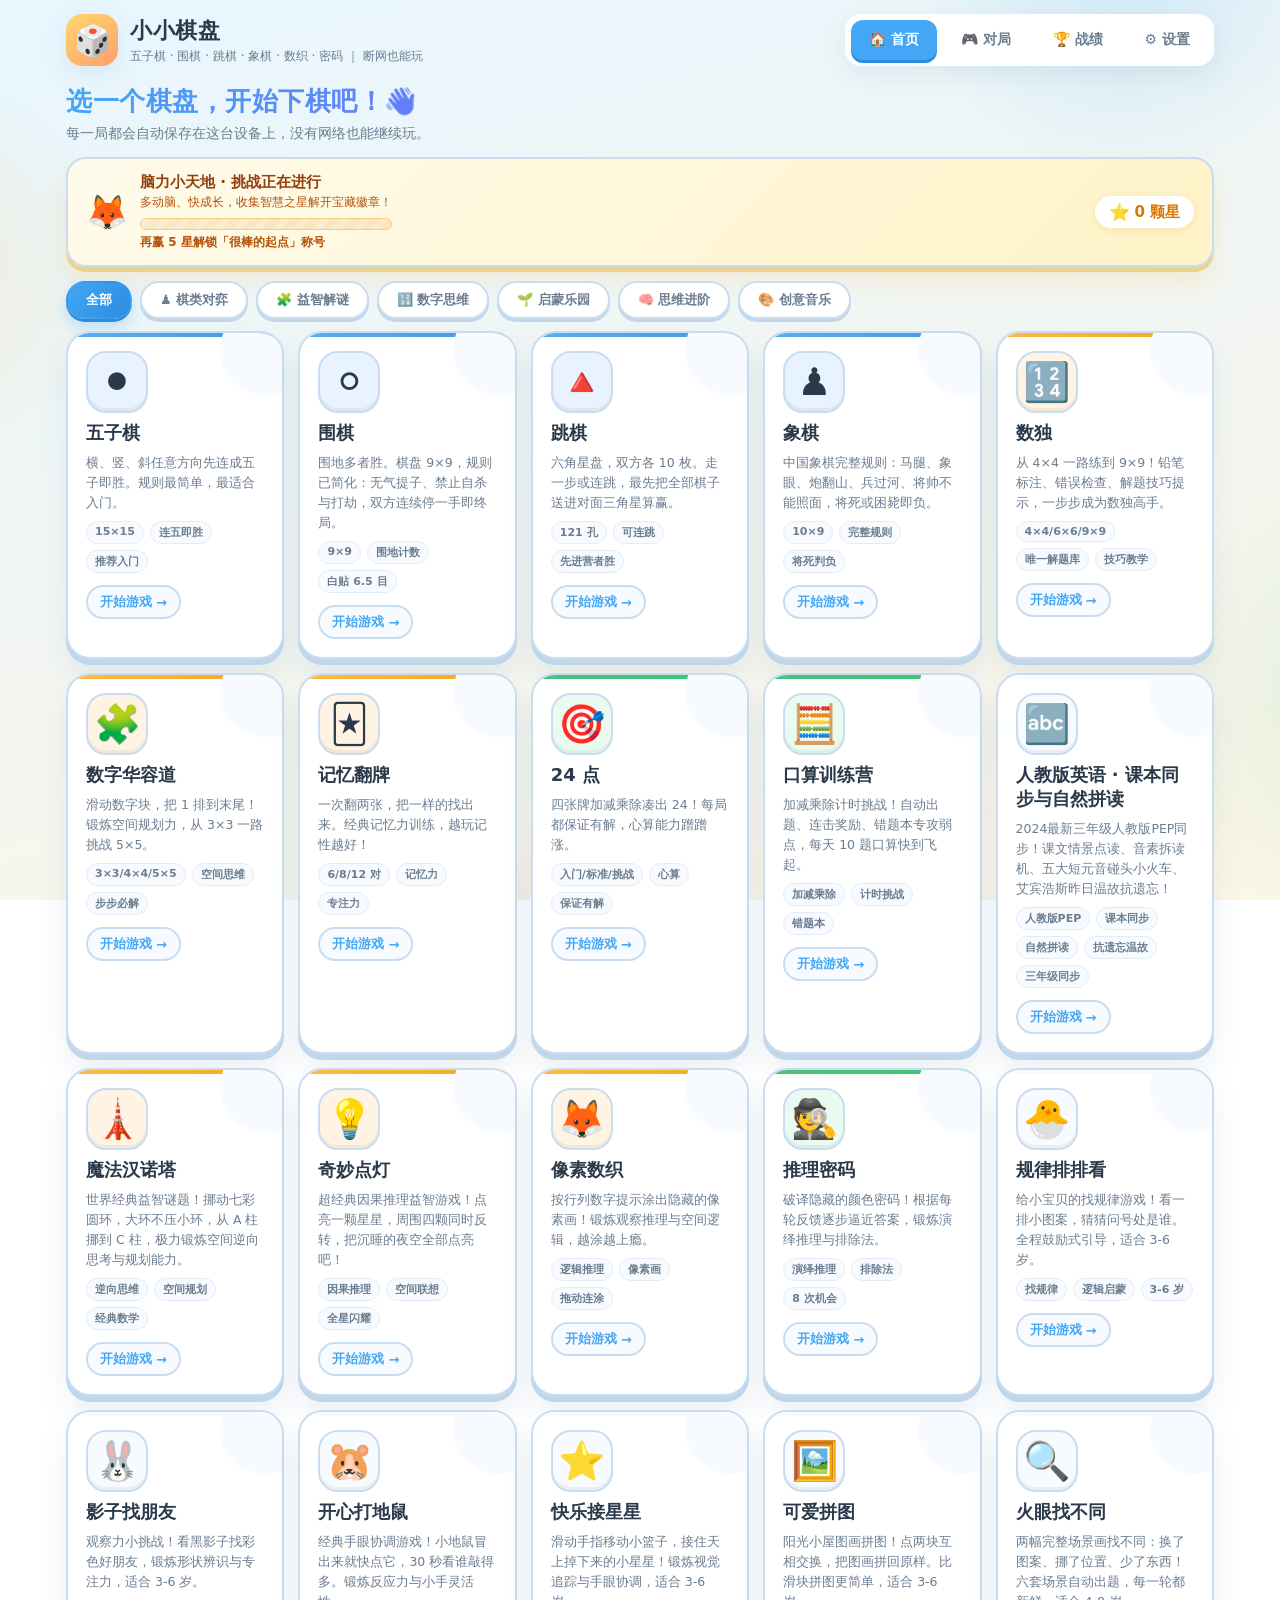
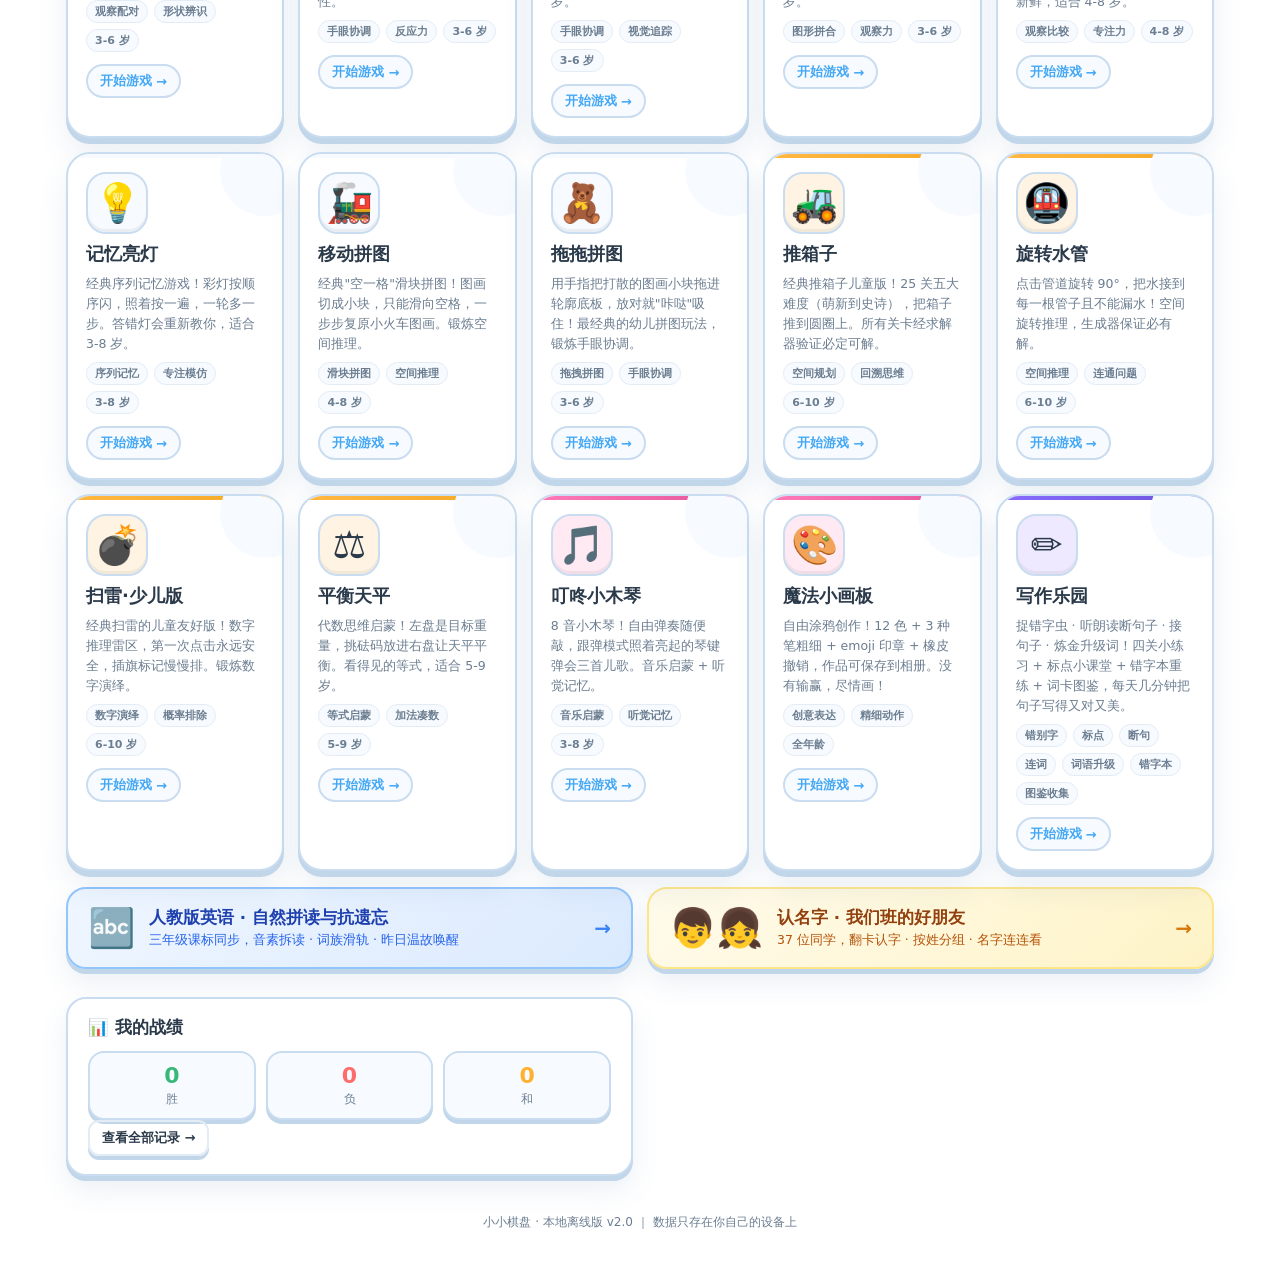
<file: index.html>
<!DOCTYPE html>
<html lang="zh-CN" data-theme="bright" data-page-node-id="4nRvh53DBbC5wMPTbHIVLl">
<head data-page-node-id="AWfIC6lK8BsHe1IZ5HIHhO">
<meta charset="UTF-8" data-page-node-id="SxxmEcXBBrJCwFJ4m7EIAH" />
<meta name="viewport" content="width=device-width, initial-scale=1, viewport-fit=cover, interactive-widget=resizes-content" data-page-node-id="lpNz6GJNJNiVRt9oU9HmJ3" />
<title>小小棋盘 · 儿童棋类乐园</title>
<link rel="manifest" href="manifest.webmanifest" data-page-node-id="XEs5jKjuqwxN0vk0PBqdCb" />
<meta name="theme-color" content="#8ad0ff" data-page-node-id="6rBXycPLT4jrnFbGdsm5Qd" />
<meta name="apple-mobile-web-app-capable" content="yes" data-page-node-id="IlUaG3WS0WGKgHzhulm5is" />
<meta name="mobile-web-app-capable" content="yes" data-page-node-id="QWLIBNQyX7tontSUi82vbD" />
<meta name="apple-mobile-web-app-status-bar-style" content="default" data-page-node-id="wv9GF1QgyFFh5aq6DIxNHa" />
<meta name="apple-mobile-web-app-title" content="小小棋盘" data-page-node-id="FdLRejmoAothPLu0VaNaOs" />
<link rel="icon" href="data:image/svg+xml,%3Csvg xmlns='http://www.w3.org/2000/svg' viewBox='0 0 64 64'%3E%3Crect width='64' height='64' rx='14' fill='%2343a7f5'/%3E%3Ccircle cx='24' cy='24' r='10' fill='%23222'/%3E%3Ccircle cx='41' cy='40' r='10' fill='%23fff'/%3E%3C/svg%3E" data-page-node-id="fSu2M7FyyVyCVCYTZeYLm3" />
<link rel="stylesheet" href="css/style.css?v=v73" data-page-node-id="Lvp57xQUDwW5h8cNAw4gQy" />
</head>
<body data-page-node-id="ngsDPfwneFW2iA8TdZTWMj">
<div class="app" data-page-node-id="X5Hrn5mg2hZkUIB5a4pS3i">

  <header class="topbar" data-page-node-id="FNx5IIRERB7vWslzJtkRfv">
    <div class="brand" data-page-node-id="b4XvDF59kM3fZyl4uZUDqZ">
      <div class="logo" data-page-node-id="FVLG6HyuGogFRitlTsKLQN">🎲</div>
      <div class="brand-txt" data-page-node-id="9l5fUsQywdbS3WWG2pBEim">
        <h1 data-page-node-id="3INdHxC9KjOdjPAjz148Fc">小小棋盘</h1>
        <p data-page-node-id="7DaqQVBgG8nAe1SHLkzXTQ">五子棋 · 围棋 · 跳棋 · 象棋 · 数织 · 密码 ｜ 断网也能玩</p>
      </div>
    </div>
    <nav class="tabs" id="tabs" data-page-node-id="PEWPHpPuM3xoGGAxEzcy5F">
      <button class="tab active" data-view="home" data-page-node-id="1hHyjw3fJYdwFKTj29gddI">🏠 首页</button>
      <button class="tab" data-view="play" data-page-node-id="LTjIWJ0giTWnznSz69qEUS">🎮 对局</button>
      <button class="tab" data-view="records" data-page-node-id="LCeqT6z7eXGZZuB3dInT9m">🏆 战绩</button>
      <button class="tab" data-view="settings" data-page-node-id="wWyE4HDVC1GZBnvjBR2TSa">⚙️ 设置</button>
    </nav>
  </header>

  <main class="main" data-page-node-id="orBFqOLfdsfKbWzJFCTSvW">

    <!-- ================= 首页 ================= -->
    <section class="view" id="view-home" data-page-node-id="Oe6qiwjkdHCrz8Pq6mxAUX">
      <div class="hero" data-page-node-id="pGe0WFqaGa8ctEPuBFUEtz">
        <h2 data-page-node-id="DyfKC2JcBxCTI9nzlqY6C7">选一个棋盘，开始下棋吧！<span class="wave" data-page-node-id="49QKd5iNELyqaCckHBuffD">👋</span></h2>
        <p data-page-node-id="Il018U4Z6Vz8luNHSP1SpK">每一局都会自动保存在这台设备上，没有网络也能继续玩。</p>
      </div>

      <div class="card home-stars-card" data-page-node-id="jBtozy4j5lEnhcg3pevGdA">
        <div class="hsc-left" data-page-node-id="U7GfPuZo6HYYc5qjr35DVx">
          <span class="hsc-mascot" data-page-node-id="fHdcmiL3ua1TOPq18w1dTd">🦊</span>
          <div style="flex:1;min-width:0" data-page-node-id="Nt8s5girBCfpLQxdLZkSBK">
            <div class="hsc-title" data-page-node-id="cF6G5M3SDupyxJCiRDGx33">脑力小天地 · 挑战正在进行</div>
            <div class="hsc-sub" id="home-stars-txt" data-page-node-id="9OZ9kiFZYh5dMi4dAKdQF4">多动脑、快成长，收集智慧之星解开宝藏徽章！</div>
            <div class="star-track" data-page-node-id="rEFyRQH7hOyeHfaSU0dNyS">
              <div class="star-progress" id="star-progress" style="width:0%" data-page-node-id="uHemy7JDHu0Ds7IkGNVNIT"></div>
            </div>
            <div class="hsc-sub star-progress-txt" id="star-progress-txt" data-page-node-id="ySdC6qDoUxIH1jkpMhJhXP"></div>
          </div>
        </div>
        <div class="hsc-stars" data-page-node-id="MT1uq0CERJkcgwEy5h3fuQ"><span class="star-icon" data-page-node-id="pEBukCMGScOoPXWiCIYd5B">⭐</span> <b id="home-stars-count" data-page-node-id="nszGKrQk3IObrs8iVXn68a">0</b> 颗星</div>
      </div>

      <div class="cat-row" id="cat-row" data-page-node-id="xCCpTrj54FIpinOO7rmVG3"></div>

      <div class="game-grid" id="game-grid" data-page-node-id="H3svzaqIe69ITE8QmHhMso"></div>

      <div class="home-extra" data-page-node-id="oVY4uND42GMqtflKs74UYo">
        <a class="card" href="javascript:void(0)" id="home-pep-card" style="display:flex;align-items:center;gap:14px;text-decoration:none;color:inherit;background:linear-gradient(135deg,#eff6ff 0%,#dbeafe 100%);border:2px solid #93c5fd;">
          <span style="font-size:38px;line-height:1;">🔤</span>
          <span style="flex:1;">
            <span style="display:block;font-size:16.5px;font-weight:800;color:#1e40af;">人教版英语 · 自然拼读与抗遗忘</span>
            <span style="display:block;font-size:12.5px;color:#2563eb;margin-top:3px;">三年级课标同步，音素拆读 · 词族滑轨 · 昨日温故唤醒</span>
          </span>
          <span style="font-size:20px;color:#3b82f6;font-weight:800;">→</span>
        </a>
        <a class="card" href="name-cards.html" style="display:flex;align-items:center;gap:14px;text-decoration:none;color:inherit;background:linear-gradient(135deg,#fffbeb 0%,#fef3c7 100%);border:2px solid #fde68a;">
          <span style="font-size:38px;line-height:1;">👦👧</span>
          <span style="flex:1;">
            <span style="display:block;font-size:16.5px;font-weight:800;color:#92400e;">认名字 · 我们班的好朋友</span>
            <span style="display:block;font-size:12.5px;color:#b45309;margin-top:3px;">37 位同学，翻卡认字 · 按姓分组 · 名字连连看</span>
          </span>
          <span style="font-size:20px;color:#d97706;font-weight:800;">→</span>
        </a>
        <div class="card" id="continue-card" hidden data-page-node-id="pom3PsK3HQvt73j8RIXPQr">
          <h3 data-page-node-id="DcdEibqGJ8Xyy81WhmgBb8">⏳ 未完成的对局</h3>
          <p class="muted" id="continue-txt" data-page-node-id="7tDVXAcWVL3ulNqdy49xza"></p>
          <button class="btn primary" id="btn-continue" data-page-node-id="qI78XN9WqCBv9TNteCXr5O">继续上次对局</button>
        </div>
        <div class="card" data-page-node-id="qwb1422A8eeBcNr1pblgM5">
          <h3 data-page-node-id="8SSOyVnCFCxtz5jyMHTukF">📊 我的战绩</h3>
          <div id="home-stats" class="stat-row" data-page-node-id="PbZzm3gKGlzNJAaLM2WnFY"></div>
          <button class="btn ghost small" data-goto="records" data-page-node-id="Xmp4di1S5HZYiRyfIkCfl5">查看全部记录 →</button>
        </div>
      </div>
    </section>

    <!-- ================= 对局 ================= -->
    <section class="view hidden" id="view-play" data-page-node-id="WAoiHNNvTQSF9eqJCmuAoA">
      <div class="play-head" data-page-node-id="3fA7UKlj1NvRHqsCcIaHYx">
        <button class="btn ghost" id="btn-back" data-page-node-id="8emHOEUbFTn7sByCYvJZdE">← 返回首页</button>
        <h2 id="play-title" data-page-node-id="vrKD1AfkrNwvuLKn5gL6ee">五子棋</h2>
        <button type="button" class="btn small" id="btn-rules" data-page-node-id="KOLGZrhgUQpgkpkzAvlXuF">❓ 玩法</button>
        <button type="button" class="btn small ghost icon-btn" id="btn-settings-drawer" title="对局设置">⚙️</button>
        <span class="pill" id="play-status" data-page-node-id="GbWT1fE5OiBwIOtr5SoxZT">准备开始</span>
      </div>

      <div class="play-body" id="play-body" data-page-node-id="VqkLXCyFS4vjZ2abs1Vnzs">
        <!-- 动态舞台视口容器：由 stageType ('board' | 'puzzle' | 'arcade' | 'story') 挂载 -->
        <div class="stage-viewport board-panel" id="stage-viewport" data-page-node-id="GAoCkKUYBmFIN7YQRf6C8B">
          <div class="stage-host board-host" id="board-host" data-page-node-id="Zz4eKQWIxaszXXF8Ev58oF"></div>
          <div class="stage-foot board-foot" id="board-foot" data-page-node-id="ZCmj35nyM7L2333t8qgwhM"><span id="turn-tip" data-page-node-id="KdknpfHZ9TG9KklGUBmYvf"></span></div>
          <div class="stage-actions" id="stage-actions">
            <div class="board-quick-actions" id="board-quick-actions" data-page-node-id="vw4ZxHgV3x3ZMTFuMMCQbi">
              <button type="button" class="btn small q-btn" id="btn-quick-undo" data-page-node-id="2AnyTtmwEDSjPGLt1LXCGV">↩️ 悔棋</button>
              <button type="button" class="btn small q-btn" id="btn-quick-hint" data-page-node-id="3YF9i73K2JHH233OVCxtxh">💡 提示</button>
              <button type="button" class="btn small q-btn" id="btn-quick-restart" data-page-node-id="ohJ1mNB3jYiH71CkjRBq6S">🔄 重开</button>
              <button type="button" class="btn small q-btn" id="btn-quick-resign" data-page-node-id="KLV8IsramI09TuFO4NsNyC">🏳️ 认输</button>
            </div>
          </div>
        </div>

        <aside class="side-panel" id="side-panel" data-page-node-id="qDiXRIg1fCMkvNUkFe1v5Y">
          <div class="card" id="side-settings-card" data-page-node-id="2yCJ1zWcQ7K7LFV5Y6Zig4">
            <h3 data-page-node-id="K4jT8g9AoVB6jGDUhNhRra">对局设置</h3>
            <label class="field" data-page-node-id="AazJMEnl3HsELG5DUYWqNA"><span data-page-node-id="qMzIHpRClNFprasPrEPg4A">对手</span>
              <select id="sel-mode" data-page-node-id="BBw4DIg0UUmZOnNFMKYhy6">
                <option value="pve" data-page-node-id="kuvvtPBiKarkk3VtU33XSS">🤖 人机对战</option>
                <option value="pvp" data-page-node-id="BOLiETfyAAEyVe3dl7grYQ">👫 双人对战</option>
              </select>
            </label>
            <label class="field" id="field-level" data-page-node-id="IE0HAQf8LjkszX4kX3hdkt"><span data-page-node-id="XWpisEz8lyyx0EJUUzhCjd">难度</span>
              <select id="sel-level" data-page-node-id="iBT2DGnOZloXvCapBaNn4t">
                <option value="easy" data-page-node-id="SMHOtk7U9jQqT1BTY0d08A">🐣 简单</option>
                <option value="normal" selected data-page-node-id="uAtyTaJKL4KKguopPBv4zd">🙂 一般</option>
                <option value="hard" data-page-node-id="DqwFmNLvhlmGwy0p3btYzc">🔥 困难</option>
              </select>
            </label>
            <label class="field" id="field-side" data-page-node-id="ADINBGpbinXcapzFfEWAtW"><span data-page-node-id="9p1mB5r7BmW9EKhLwRik7z">我执</span>
              <select id="sel-side" data-page-node-id="wY4Bic9Knb7wpP2Xv5U2Gw"><option value="1" data-page-node-id="M4C8VWBuCHmB4d2jmuYhpd">先手</option><option value="2" data-page-node-id="vFXQHElDI3ObHvCSahTxvI">后手</option></select>
            </label>
          </div>

          <div class="card" id="side-actions-card" data-page-node-id="vET1DEIGinDw6ENNUwb5h5">
            <h3 data-page-node-id="gza6dwCJUZJts66hfLnjhD">操作</h3>
            <div class="btn-col" data-page-node-id="X3Yk8SGboDQJHsypTGAP83">
              <button class="btn" id="btn-restart" data-page-node-id="8UAMNp8tEeQIMp2aDkVH7U">🔄 重新开始</button>
              <button class="btn" id="btn-undo" data-page-node-id="tdTwByb7utreCGVwpzmYi0">↩️ 悔棋</button>
              <button class="btn" id="btn-hint" data-page-node-id="WtJBarWRqBqwxk9liRbLnj">💡 提示一手</button>
              <button class="btn" id="btn-resign" data-page-node-id="Nw1kHNCvLgFVudHp4TNGEu">🏳️ 认输</button>
            </div>
          </div>

          <div class="card" id="side-info-card" data-page-node-id="A7C11T4tFW7oZcAhPmCV3R">
            <h3 data-page-node-id="QnQ0v6nZJHaG4FSowZi3yW">对局信息</h3>
            <div id="game-info" class="info" data-page-node-id="RmLT7fdCcLknXpYqN05Zat"></div>
          </div>
        </aside>
      </div>

      <!-- 移动端底部设置半屏抽屉 -->
      <div class="drawer-overlay hidden" id="drawer-overlay"></div>
      <div class="settings-drawer hidden" id="settings-drawer">
        <div class="drawer-head">
          <h3 id="drawer-title">⚙️ 游戏设置</h3>
          <button type="button" class="btn ghost small" id="btn-drawer-close">✕</button>
        </div>
        <div class="drawer-body" id="drawer-body"></div>
      </div>
    </section>

    <!-- ================= 战绩 ================= -->
    <section class="view hidden" id="view-records" data-page-node-id="IE4TBXR3F8wgfPhBG4rS2u">
      <div class="view-head" data-page-node-id="Q4d9jFxCZEoBLX669fg3xx">
        <h2 data-page-node-id="HNR4Cjtr43zorLAEIk5RjW">🏆 我的战绩</h2>
        <div class="view-actions" data-page-node-id="AjTcgip0HWa5ySWJHA7LWH">
          <button class="btn ghost small" id="btn-export" data-page-node-id="4QbVgeNkOEA1K4FSzWUL4P">导出备份</button>
          <button class="btn ghost small" id="btn-import" data-page-node-id="VIrkJ0ju1BrBf4YdWtMdZd">导入备份</button>
          <button class="btn danger small" id="btn-clear-records" data-page-node-id="qtEFrj9JrikA8TyI75MYB3">清空记录</button>
        </div>
      </div>
      <div id="records-summary" class="stat-row" data-page-node-id="cGCtHgMtQG9Et8HJoICQs5"></div>
      <div class="card" data-page-node-id="VvlYrkNmhujqv4HCRHkDoA">
        <h3 data-page-node-id="nDOTsFvkRLExqORrMAdtZ6">🏅 智慧成就徽章</h3>
        <div class="badge-grid" id="badge-grid" data-page-node-id="R7aNjFKGTSlACZaQFarAAs"></div>
      </div>
      <div class="card" data-page-node-id="T7CvyxPrVDevFWl6UUsx2D">
        <h3 data-page-node-id="7FVzjn1jeEPSuDT9NaQX22">最近对局</h3>
        <div class="table-wrap" data-page-node-id="qkmf6GO3sLgjgx7rLVO3Sl"><table class="table" id="records-table" data-page-node-id="IAhhdBvVygGGNlRKd51BwA">
          <thead data-page-node-id="Rs5C3DJwqz4FsuVG3AFgmm"><tr data-page-node-id="34BBiPA6gDKzgEX8dW2HCe"><th data-page-node-id="yxHJfmNNqZF6lRhdC84sPE">棋类</th><th data-page-node-id="FRgnFrfijdFzqV7H1QSlvI">结果</th><th data-page-node-id="1e0skgDJA8EyJgRXuOtvpX">难度</th><th data-page-node-id="6N697mC25EQ0nJs2xjHDGx">步数</th><th data-page-node-id="83kkjFZIDLwiWX4okiLWnL">用时</th><th data-page-node-id="kxHM1Y23aG8QaWgxO9VDIC">时间</th><th data-page-node-id="9cQWtscLBBAT290MpOmJdd"></th></tr></thead>
          <tbody data-page-node-id="QNOSIDv4MBGLRMlXvksvCi"></tbody>
        </table></div>
        <p class="muted small" id="records-empty" data-page-node-id="rCmL30gvqh3B5dnVYEOG2w">还没有对局记录，快去下棋吧！</p>
      </div>
    </section>

    <!-- ================= 设置 ================= -->
    <section class="view hidden" id="view-settings" data-page-node-id="qC0JZJgK9HI730xg76nVlW">
      <div class="view-head" data-page-node-id="zpZSLjL8udgkoQ35qyRrUB"><h2 data-page-node-id="wjLN8rmf2mxBswjbD8oPsp">⚙️ 设置</h2></div>

      <div class="card" data-page-node-id="lUBEQZrlN7mYAqjJ1GgVmI">
        <h3 data-page-node-id="q2yYJHHKFGs5p5aYrIdmI1">外观</h3>
        <label class="field" data-page-node-id="swKCRSRn6vZArIssQ4Uxrm"><span data-page-node-id="G09JIsEP6F7zc5FnehpSKs">主题</span>
          <select id="set-theme" data-page-node-id="62dajpDCLFENDnx1utMXLi">
            <option value="bright" data-page-node-id="55wBxSQwSzEwHfp5TfnDTD">☀️ 清新明亮</option>
            <option value="wood" data-page-node-id="0wYPXZXx71Cvh2LWzGsSnj">🪵 木质棋盘</option>
            <option value="night" data-page-node-id="ZHqeELMuuFZSFr3pvGdCBu">🌙 夜间护眼</option>
          </select>
        </label>
        <label class="field switch" data-page-node-id="1wh9bWUyPksA9eVfKN3llC">
          <span data-page-node-id="npeAd9cB45P8cIngCxk0Cf">音效</span>
          <input type="checkbox" id="set-sound" data-page-node-id="vTj7LsesOcm04MT2r2Hzh0" />
          <i data-page-node-id="XNvhMpGI4xZBMXh7UbkRI0"></i>
        </label>
        <label class="field switch" data-page-node-id="LnCRxBBvWblOE6rH9smYF9">
          <span data-page-node-id="sEdi1c7XUy619XufDiuRvF">显示坐标 / 编号</span>
          <input type="checkbox" id="set-coords" data-page-node-id="a5hQSssTtEowg327skY6zw" />
          <i data-page-node-id="zgvt8Pz4D9xb8nsh2NNc04"></i>
        </label>
      </div>

      <div class="card" data-page-node-id="YFUh2kuFDFiaXG8fxhiwiG">
        <h3 data-page-node-id="X5JcUE3rQAVEgzD70iKx8O">单机默认难度</h3>
        <div id="level-presets" class="preset-grid" data-page-node-id="eA2pe62DVtxp3x3KxjgLFM"></div>
      </div>

      <div class="card" id="card-english-settings">
        <h3>🔤 人教版英语专属设置</h3>
        <label class="field">
          <span>默认朗读语速</span>
          <select id="set-english-rate">
            <option value="slow">🐢 慢速跟读 (约 75~85 词/分 · 逐音极清晰)</option>
            <option value="medium">📖 课本伴学 (约 90~105 词/分 · 磁带推荐节奏)</option>
            <option value="normal">🐰 流利原速 (约 125~135 词/分 · 自然原速)</option>
          </select>
        </label>
        <p class="muted small">该设置专门针对「人教版英语」小游戏。已针对手机、平板 (iOS/Android) 与电脑自适应智能校准，切换后立即生效并自动保存。</p>
      </div>

      <div class="card" data-page-node-id="HFGtjqPHnJOZsPe4nuOkoN">
        <h3 data-page-node-id="QBX9E0XCC1WXjKIpBkdFBl">数据与离线</h3>
        <p class="muted small" id="offline-state" data-page-node-id="0r2CzGMV2muMNg7F38s9we">离线状态检测中…</p>
        <div class="btn-row" data-page-node-id="5cMmkx4bs97V3Bp96D0mWB">
          <button class="btn ghost small" id="btn-export2" data-page-node-id="8dIjbnJwpppeBlc27ZSOky">导出全部数据</button>
          <button class="btn ghost small" id="btn-import2" data-page-node-id="B1leen5DM3E9Flp82oVPII">导入数据</button>
          <button class="btn small" id="btn-check-update" data-page-node-id="q5j2hsdgNqLSvbXQUDrXKh">🔄 检查更新</button>
          <button class="btn danger small" id="btn-clear-all" data-page-node-id="gS0hIkrFUA9YPj8aA8M4nD">清空全部数据</button>
        </div>
        <p class="muted small" data-page-node-id="o8vfZ4VxsrMGIcXAtBmNGy">所有数据都保存在本机浏览器（localStorage），不会上传。首次打开网页后，即使断网或关掉网络也能正常进入；联网时会自动检查并更新到最新版本（进度会先保存）。</p>
      </div>

      <div class="card" data-page-node-id="0Lc5QTWU6bQEiKaS0oziJk">
        <h3 data-page-node-id="WEuqSXakMHxK0adctLNmWg">玩法小贴士</h3>
        <ul class="tips" id="tips-list" data-page-node-id="QewwwOCFleGvA0sFdQ2y8u"></ul>
      </div>
    </section>

  </main>

  <footer class="foot" data-page-node-id="c89Oa2C8Zqg2sljw9MDJFb">小小棋盘 · 本地离线版 v2.0 ｜ 数据只存在你自己的设备上</footer>

  <nav class="bottom-bar" id="bottom-bar" data-page-node-id="oG2qvD8dSoaZ5L9UgALpAf">
    <button type="button" class="b-tab active" data-view="home" data-page-node-id="Aef9uyBh7HYpNkvqNXHisW">
      <span class="b-icon" data-page-node-id="GSz8rKETLgwmm8th1RKbdg">🏠</span><span class="b-txt" data-page-node-id="FQSYjCg8jKCMAHzcndMc1c">首页</span>
    </button>
    <button type="button" class="b-tab" data-view="play" data-page-node-id="NPGUF6VAJqw34eZGabWfCH">
      <span class="b-icon" data-page-node-id="0JYd5mmoWMHKALlYB8u3Um">🎮</span><span class="b-txt" data-page-node-id="vCjjuqLapSkzG33auovG84">对局</span>
    </button>
    <button type="button" class="b-tab" data-view="records" data-page-node-id="3tB0PtebUUu4eKbR3cbNkU">
      <span class="b-icon" data-page-node-id="D17AaHeYEA7rNTlnBx12nC">🏆</span><span class="b-txt" data-page-node-id="UoDOgzBKvhFvRz1wqBH1A9">战绩</span>
    </button>
    <button type="button" class="b-tab" data-view="settings" data-page-node-id="jT5VjDw8LU0bTaznKUbHUo">
      <span class="b-icon" data-page-node-id="S3C6EFwLLq0yAZXMSYCD2M">⚙️</span><span class="b-txt" data-page-node-id="F9IDDGSAmCE7KsBozort7O">设置</span>
    </button>
  </nav>
</div>

<div id="toast" class="toast" data-page-node-id="4LR0GZL3DsJ5Lg7WTKaP9L"></div>

<div class="modal hidden" id="result-modal" data-page-node-id="KPBraiZUO22JuNC4FtII4C">
  <div class="modal-box" data-page-node-id="JUm3jMocV5ip3N9Qbr6TMf">
    <div class="modal-emoji" id="result-emoji" data-page-node-id="n6IFlP4skJYPTgk64qCLYe">🎉</div>
    <h3 id="result-title" data-page-node-id="hATHM9HhGazePguQwKUojB">你赢了！</h3>
    <div class="result-stars" id="result-stars" data-page-node-id="v7R7ruRHZ9Z4rkFo5FlI51"></div>
    <div class="result-record" id="result-record" style="display:none" data-page-node-id="7A4Np3TuHkPUqIsrjfoXPC"></div>
    <p class="muted" id="result-sub" data-page-node-id="C1tNz4LDarl7jaQ1OapPRI"></p>
    <div class="btn-row center" data-page-node-id="gD0qvhqm9T0JTTbWdupREu">
      <button class="btn primary" id="btn-again" data-page-node-id="WAVag5EbNfgp3qkJ2JbJHw">再来一局</button>
      <button class="btn ghost" id="btn-result-home" data-page-node-id="VAwJMnzAknIXtMaYvJmbo8">返回首页</button>
    </div>
  </div>
</div>

<div class="modal hidden" id="rules-modal" data-page-node-id="mKWrSwpU5xqaGGnfpDt9oP">
  <div class="modal-box rules-box" data-page-node-id="VOtGF6bwGWjGF4dt3DxfNp">
    <div class="rules-head" data-page-node-id="vlGQpb66DXZSGjB6hpefu7"><b id="rules-title" data-page-node-id="03kmRi5u3YaFZC9DBgqqfJ">玩法说明</b>
      <button type="button" class="btn small" id="btn-rules-close" data-page-node-id="oTIesaLQWWShcG6zQccAUn">✕</button></div>
    <p class="rules-intro" id="rules-intro" data-page-node-id="22GFyT3iBgQgA3fV47XK3h"></p>
    <div class="rules-list" id="rules-body" data-page-node-id="o324u84Y50B9Cf3kkGg1KJ"></div>
    <div class="rules-guide" id="rules-guide" data-page-node-id="8QNOZrF1AnUICaFBm9qE15"></div>
    <p class="rules-tip" id="rules-tip" data-page-node-id="fdRqrdfqGm3EFS7tQBjnGn"></p>
    <div class="btn-row center" data-page-node-id="EPhAlKRsNq1dat5eDOl2pp"><button class="btn primary" id="btn-rules-ok" data-page-node-id="GFT23RycUdpKLkJYQAxc8f">知道啦，开始！</button></div>
  </div>
</div>

<input type="file" id="file-input" accept="application/json" hidden data-page-node-id="kmH6jFGHVUxAFtAXweVFOP" />

<canvas id="fx-canvas" class="fx-canvas" style="position:fixed;inset:0;pointer-events:none;z-index:130;"></canvas>

<script src="js/store.js?v=v73"></script>
<script src="js/sfx.js?v=v73"></script>
<script src="js/fx.js?v=v73"></script>
<script src="js/gestures.js?v=v73"></script>
<script src="js/boardkit.js?v=v73"></script>
<script src="js/games/gomoku.js?v=v73"></script>
<script src="js/games/go.js?v=v73"></script>
<script src="js/games/checkers.js?v=v73"></script>
<script src="js/games/xiangqi.js?v=v73"></script>
<script src="js/games/sudoku.js?v=v73"></script>
<script src="js/games/slide.js?v=v73"></script>
<script src="js/games/memory.js?v=v73"></script>
<script src="js/games/game24.js?v=v73"></script>
<script src="js/games/mathcamp.js?v=v73"></script>
<script src="js/games/english.js?v=v73"></script>
<script src="js/games/hanoi.js?v=v73"></script>
<script src="js/games/lightsout.js?v=v73"></script>
<script src="js/games/nonogram.js?v=v73"></script>
<script src="js/games/mastermind.js?v=v73"></script>
<script src="js/games/pattern.js?v=v73"></script>
<script src="js/games/shadow.js?v=v73"></script>
<script src="js/games/mole.js?v=v73"></script>
<script src="js/games/catch.js?v=v73"></script>
<script src="js/games/puzzle.js?v=v73"></script>
<script src="js/games/diff.js?v=v73"></script>
<script src="js/games/simon.js?v=v73"></script>
<script src="js/games/slidepic.js?v=v73"></script>
<script src="js/games/dragpuzzle.js?v=v73"></script>
<script src="js/games/sokoban.js?v=v73"></script>
<script src="js/games/pipes.js?v=v73"></script>
<script src="js/games/mines.js?v=v73"></script>
<script src="js/games/balance.js?v=v73"></script>
<script src="js/games/xylo.js?v=v73"></script>
<script src="js/games/paint.js?v=v73"></script>
<script src="js/writing-data.js?v=v73"></script>
<script src="js/games/writing.js?v=v73"></script>
<script src="js/app.js?v=v73"></script>
</body>
</html>
</file>
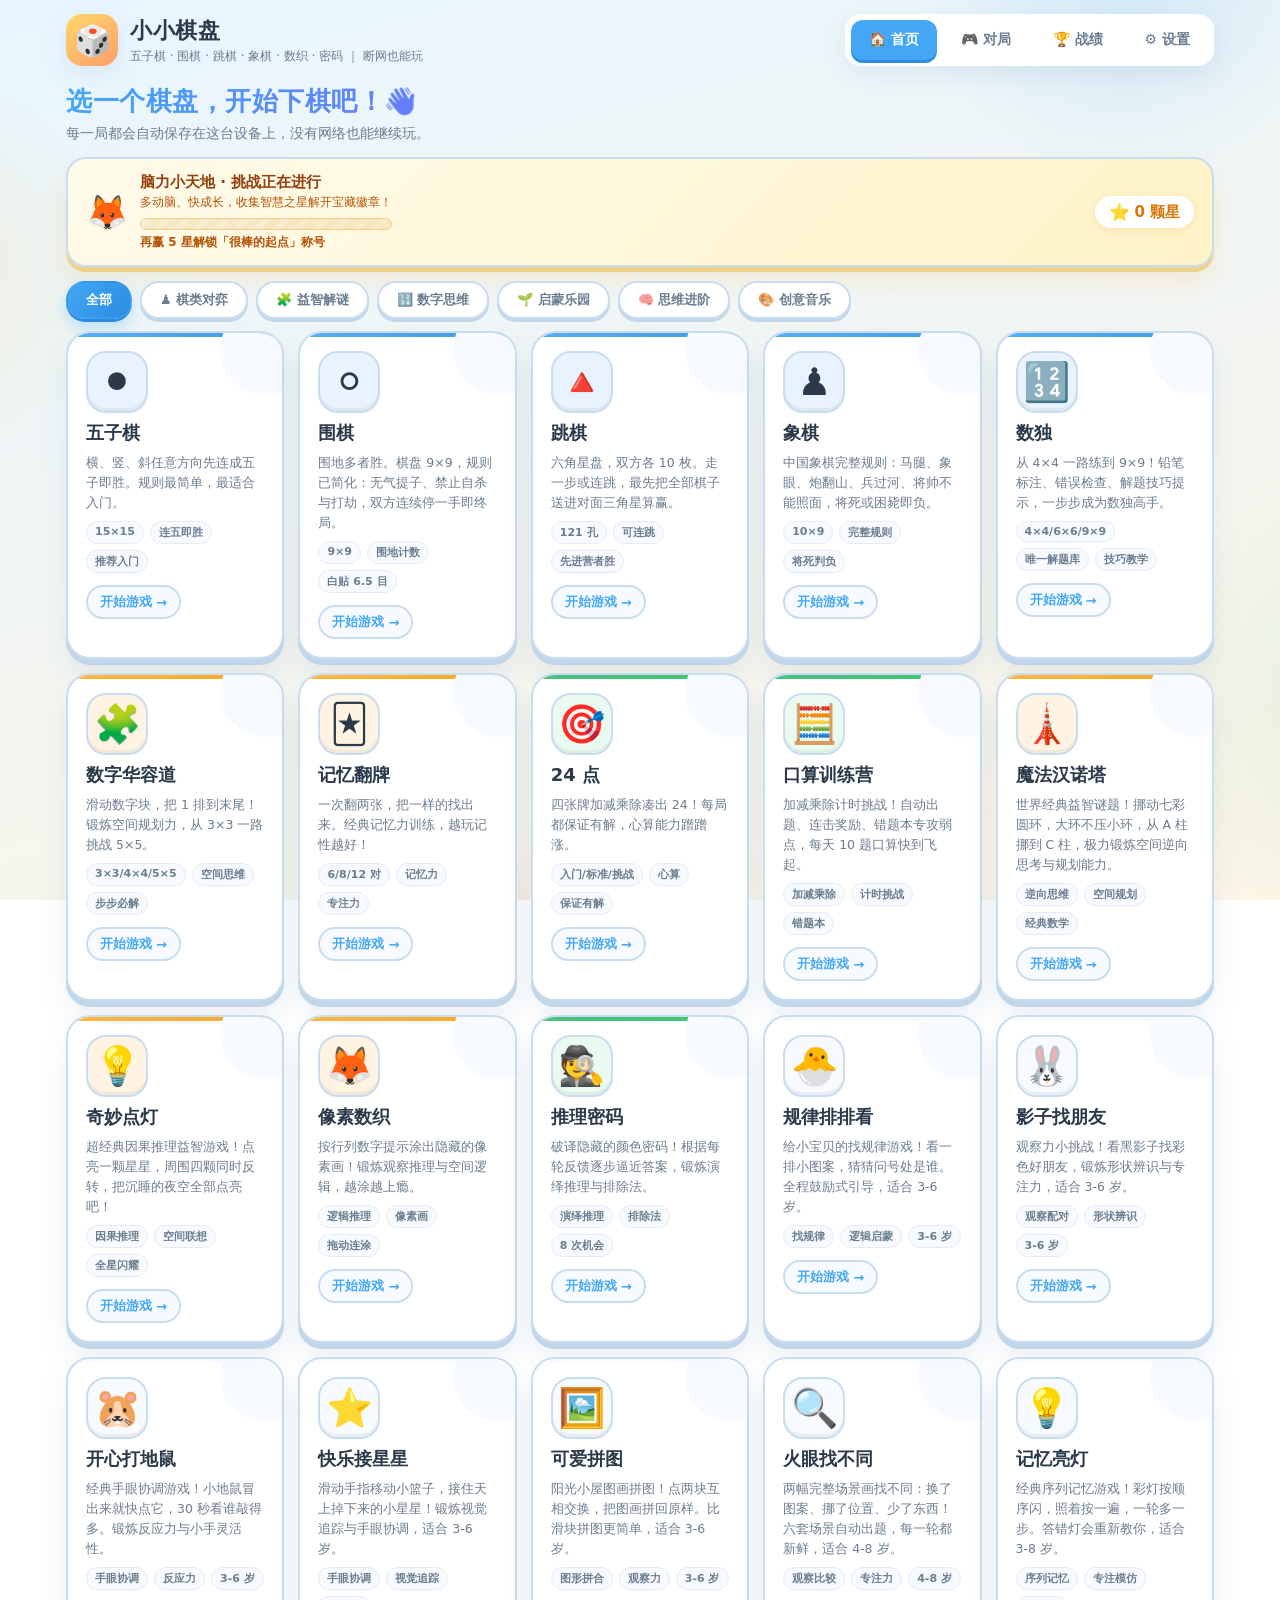
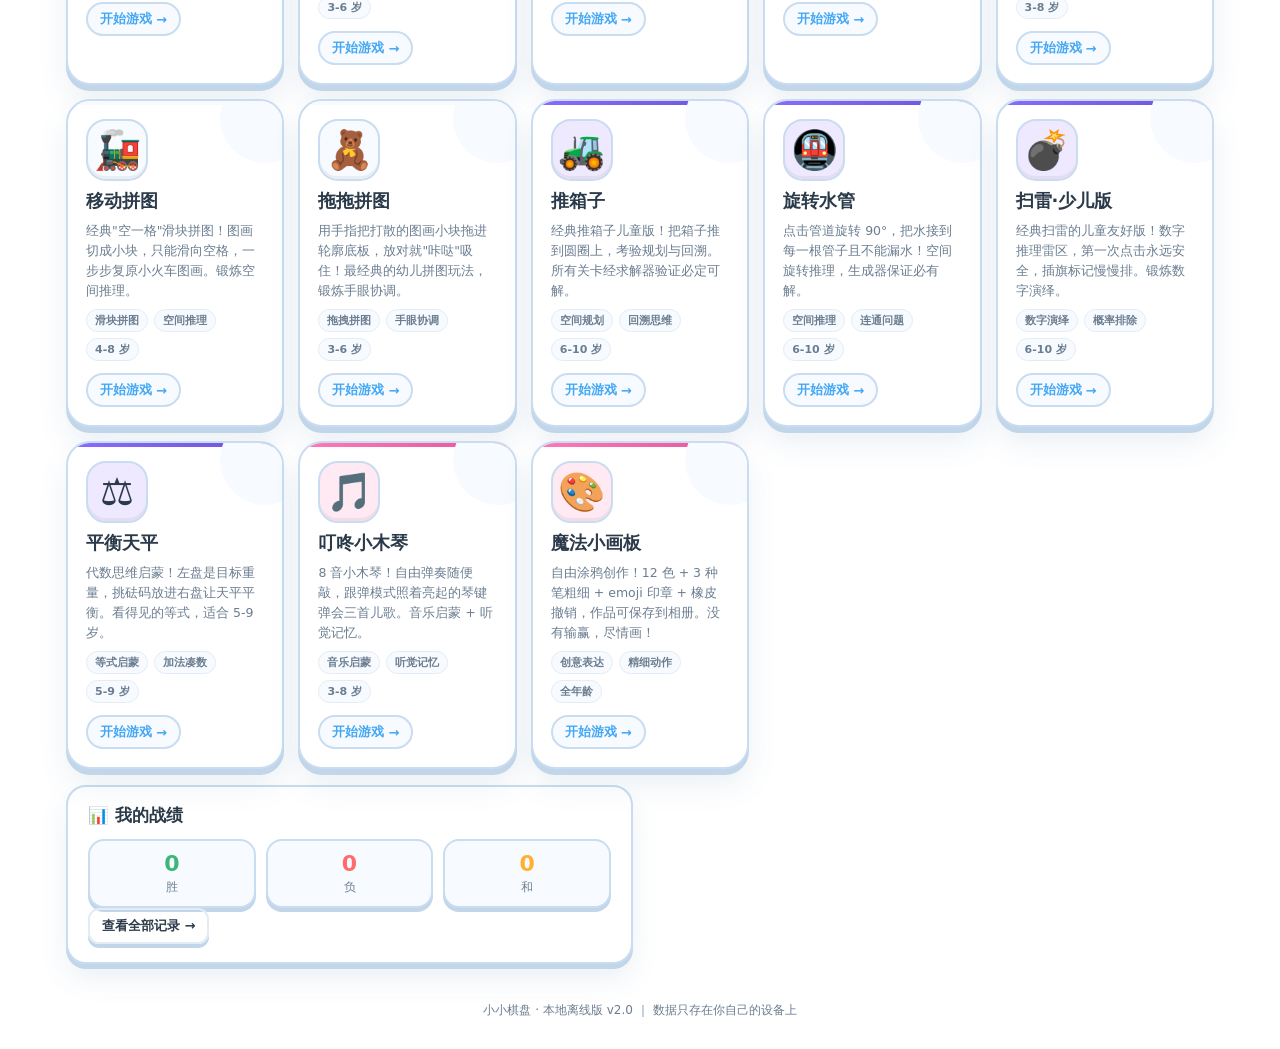
<file: .deploy/index.html>
<!DOCTYPE html>
<html lang="zh-CN" data-theme="bright">
<head>
<meta charset="UTF-8" />
<meta name="viewport" content="width=device-width, initial-scale=1, viewport-fit=cover, interactive-widget=resizes-content" />
<title>小小棋盘 · 儿童棋类乐园</title>
<link rel="manifest" href="manifest.webmanifest" />
<meta name="theme-color" content="#8ad0ff" />
<meta name="apple-mobile-web-app-capable" content="yes" />
<meta name="mobile-web-app-capable" content="yes" />
<meta name="apple-mobile-web-app-status-bar-style" content="default" />
<meta name="apple-mobile-web-app-title" content="小小棋盘" />
<link rel="icon" href="data:image/svg+xml,%3Csvg xmlns='http://www.w3.org/2000/svg' viewBox='0 0 64 64'%3E%3Crect width='64' height='64' rx='14' fill='%2343a7f5'/%3E%3Ccircle cx='24' cy='24' r='10' fill='%23222'/%3E%3Ccircle cx='41' cy='40' r='10' fill='%23fff'/%3E%3C/svg%3E" />
<link rel="stylesheet" href="css/style.css?v=v39" />
</head>
<body>
<div class="app">

  <header class="topbar">
    <div class="brand">
      <div class="logo">🎲</div>
      <div class="brand-txt">
        <h1>小小棋盘</h1>
        <p>五子棋 · 围棋 · 跳棋 · 象棋 · 数织 · 密码 ｜ 断网也能玩</p>
      </div>
    </div>
    <nav class="tabs" id="tabs">
      <button class="tab active" data-view="home">🏠 首页</button>
      <button class="tab" data-view="play">🎮 对局</button>
      <button class="tab" data-view="records">🏆 战绩</button>
      <button class="tab" data-view="settings">⚙️ 设置</button>
    </nav>
  </header>

  <main class="main">

    <!-- ================= 首页 ================= -->
    <section class="view" id="view-home">
      <div class="hero">
        <h2>选一个棋盘，开始下棋吧！<span class="wave">👋</span></h2>
        <p>每一局都会自动保存在这台设备上，没有网络也能继续玩。</p>
      </div>

      <div class="card home-stars-card">
        <div class="hsc-left">
          <span class="hsc-mascot">🦊</span>
          <div style="flex:1;min-width:0">
            <div class="hsc-title">脑力小天地 · 挑战正在进行</div>
            <div class="hsc-sub" id="home-stars-txt">多动脑、快成长，收集智慧之星解开宝藏徽章！</div>
            <div class="star-track">
              <div class="star-progress" id="star-progress" style="width:0%"></div>
            </div>
            <div class="hsc-sub star-progress-txt" id="star-progress-txt"></div>
          </div>
        </div>
        <div class="hsc-stars"><span class="star-icon">⭐</span> <b id="home-stars-count">0</b> 颗星</div>
      </div>

      <div class="cat-row" id="cat-row"></div>

      <div class="game-grid" id="game-grid"></div>

      <div class="home-extra">
        <div class="card" id="continue-card" hidden>
          <h3>⏳ 未完成的对局</h3>
          <p class="muted" id="continue-txt"></p>
          <button class="btn primary" id="btn-continue">继续上次对局</button>
        </div>
        <div class="card">
          <h3>📊 我的战绩</h3>
          <div id="home-stats" class="stat-row"></div>
          <button class="btn ghost small" data-goto="records">查看全部记录 →</button>
        </div>
      </div>
    </section>

    <!-- ================= 对局 ================= -->
    <section class="view hidden" id="view-play">
      <div class="play-head">
        <button class="btn ghost" id="btn-back">← 返回首页</button>
        <h2 id="play-title">五子棋</h2>
        <button type="button" class="btn small" id="btn-rules">❓ 玩法</button>
        <span class="pill" id="play-status">准备开始</span>
      </div>

      <div class="play-body">
        <div class="board-panel">
          <div class="board-host" id="board-host"></div>
          <div class="board-foot"><span id="turn-tip"></span></div>
          <div class="board-quick-actions" id="board-quick-actions">
            <button type="button" class="btn small q-btn" id="btn-quick-undo">↩️ 悔棋</button>
            <button type="button" class="btn small q-btn" id="btn-quick-hint">💡 提示</button>
            <button type="button" class="btn small q-btn" id="btn-quick-restart">🔄 重开</button>
            <button type="button" class="btn small q-btn" id="btn-quick-resign">🏳️ 认输</button>
          </div>
        </div>

        <aside class="side-panel">
          <div class="card">
            <h3>对局设置</h3>
            <label class="field"><span>对手</span>
              <select id="sel-mode">
                <option value="pve">🤖 人机对战</option>
                <option value="pvp">👫 双人对战</option>
              </select>
            </label>
            <label class="field" id="field-level"><span>难度</span>
              <select id="sel-level">
                <option value="easy">🐣 简单</option>
                <option value="normal" selected>🙂 一般</option>
                <option value="hard">🔥 困难</option>
              </select>
            </label>
            <label class="field" id="field-side"><span>我执</span>
              <select id="sel-side"><option value="1">先手</option><option value="2">后手</option></select>
            </label>
          </div>

          <div class="card">
            <h3>操作</h3>
            <div class="btn-col">
              <button class="btn" id="btn-restart">🔄 重新开始</button>
              <button class="btn" id="btn-undo">↩️ 悔棋</button>
              <button class="btn" id="btn-hint">💡 提示一手</button>
              <button class="btn" id="btn-resign">🏳️ 认输</button>
            </div>
          </div>

          <div class="card">
            <h3>对局信息</h3>
            <div id="game-info" class="info"></div>
          </div>
        </aside>
      </div>
    </section>

    <!-- ================= 战绩 ================= -->
    <section class="view hidden" id="view-records">
      <div class="view-head">
        <h2>🏆 我的战绩</h2>
        <div class="view-actions">
          <button class="btn ghost small" id="btn-export">导出备份</button>
          <button class="btn ghost small" id="btn-import">导入备份</button>
          <button class="btn danger small" id="btn-clear-records">清空记录</button>
        </div>
      </div>
      <div id="records-summary" class="stat-row"></div>
      <div class="card">
        <h3>🏅 智慧成就徽章</h3>
        <div class="badge-grid" id="badge-grid"></div>
      </div>
      <div class="card">
        <h3>最近对局</h3>
        <div class="table-wrap"><table class="table" id="records-table">
          <thead><tr><th>棋类</th><th>结果</th><th>难度</th><th>步数</th><th>用时</th><th>时间</th><th></th></tr></thead>
          <tbody></tbody>
        </table></div>
        <p class="muted small" id="records-empty">还没有对局记录，快去下棋吧！</p>
      </div>
    </section>

    <!-- ================= 设置 ================= -->
    <section class="view hidden" id="view-settings">
      <div class="view-head"><h2>⚙️ 设置</h2></div>

      <div class="card">
        <h3>外观</h3>
        <label class="field"><span>主题</span>
          <select id="set-theme">
            <option value="bright">☀️ 清新明亮</option>
            <option value="wood">🪵 木质棋盘</option>
            <option value="night">🌙 夜间护眼</option>
          </select>
        </label>
        <label class="field switch">
          <span>音效</span>
          <input type="checkbox" id="set-sound" />
          <i></i>
        </label>
        <label class="field switch">
          <span>显示坐标 / 编号</span>
          <input type="checkbox" id="set-coords" />
          <i></i>
        </label>
      </div>

      <div class="card">
        <h3>单机默认难度</h3>
        <div id="level-presets" class="preset-grid"></div>
      </div>

      <div class="card">
        <h3>数据与离线</h3>
        <p class="muted small" id="offline-state">离线状态检测中…</p>
        <div class="btn-row">
          <button class="btn ghost small" id="btn-export2">导出全部数据</button>
          <button class="btn ghost small" id="btn-import2">导入数据</button>
          <button class="btn small" id="btn-check-update">🔄 检查更新</button>
          <button class="btn danger small" id="btn-clear-all">清空全部数据</button>
        </div>
        <p class="muted small">所有数据都保存在本机浏览器（localStorage），不会上传。首次打开网页后，即使断网或关掉网络也能正常进入；联网时会自动检查并更新到最新版本（进度会先保存）。</p>
      </div>

      <div class="card">
        <h3>玩法小贴士</h3>
        <ul class="tips" id="tips-list"></ul>
      </div>
    </section>

  </main>

  <footer class="foot">小小棋盘 · 本地离线版 v2.0 ｜ 数据只存在你自己的设备上</footer>

  <nav class="bottom-bar" id="bottom-bar">
    <button type="button" class="b-tab active" data-view="home">
      <span class="b-icon">🏠</span><span class="b-txt">首页</span>
    </button>
    <button type="button" class="b-tab" data-view="play">
      <span class="b-icon">🎮</span><span class="b-txt">对局</span>
    </button>
    <button type="button" class="b-tab" data-view="records">
      <span class="b-icon">🏆</span><span class="b-txt">战绩</span>
    </button>
    <button type="button" class="b-tab" data-view="settings">
      <span class="b-icon">⚙️</span><span class="b-txt">设置</span>
    </button>
  </nav>
</div>

<div id="toast" class="toast"></div>

<div class="modal hidden" id="result-modal">
  <div class="modal-box">
    <div class="modal-emoji" id="result-emoji">🎉</div>
    <h3 id="result-title">你赢了！</h3>
    <div class="result-stars" id="result-stars"></div>
    <p class="muted" id="result-sub"></p>
    <div class="btn-row center">
      <button class="btn primary" id="btn-again">再来一局</button>
      <button class="btn ghost" id="btn-result-home">返回首页</button>
    </div>
  </div>
</div>

<div class="modal hidden" id="rules-modal">
  <div class="modal-box rules-box">
    <div class="rules-head"><b id="rules-title">玩法说明</b>
      <button type="button" class="btn small" id="btn-rules-close">✕</button></div>
    <p class="rules-intro" id="rules-intro"></p>
    <div class="rules-list" id="rules-body"></div>
    <div class="rules-guide" id="rules-guide"></div>
    <p class="rules-tip" id="rules-tip"></p>
    <div class="btn-row center"><button class="btn primary" id="btn-rules-ok">知道啦，开始！</button></div>
  </div>
</div>

<input type="file" id="file-input" accept="application/json" hidden />

<script src="js/store.js?v=v39"></script>
<script src="js/sfx.js?v=v39"></script>
<script src="js/fx.js?v=v39"></script>
<script src="js/boardkit.js?v=v39"></script>
<script src="js/games/gomoku.js?v=v39"></script>
<script src="js/games/go.js?v=v39"></script>
<script src="js/games/checkers.js?v=v39"></script>
<script src="js/games/xiangqi.js?v=v39"></script>
<script src="js/games/sudoku.js?v=v39"></script>
<script src="js/games/slide.js?v=v39"></script>
<script src="js/games/memory.js?v=v39"></script>
<script src="js/games/game24.js?v=v39"></script>
<script src="js/games/mathcamp.js?v=v39"></script>
<script src="js/games/hanoi.js?v=v39"></script>
<script src="js/games/lightsout.js?v=v39"></script>
<script src="js/games/nonogram.js?v=v39"></script>
<script src="js/games/mastermind.js?v=v39"></script>
<script src="js/games/pattern.js?v=v39"></script>
<script src="js/games/shadow.js?v=v39"></script>
<script src="js/games/mole.js?v=v39"></script>
<script src="js/games/catch.js?v=v39"></script>
<script src="js/games/puzzle.js?v=v39"></script>
<script src="js/games/diff.js?v=v39"></script>
<script src="js/games/simon.js?v=v39"></script>
<script src="js/games/slidepic.js?v=v39"></script>
<script src="js/games/dragpuzzle.js?v=v39"></script>
<script src="js/games/sokoban.js?v=v39"></script>
<script src="js/games/pipes.js?v=v39"></script>
<script src="js/games/mines.js?v=v39"></script>
<script src="js/games/balance.js?v=v39"></script>
<script src="js/games/xylo.js?v=v39"></script>
<script src="js/games/paint.js?v=v39"></script>
<script src="js/app.js?v=v39"></script>
</body>
</html>
</file>
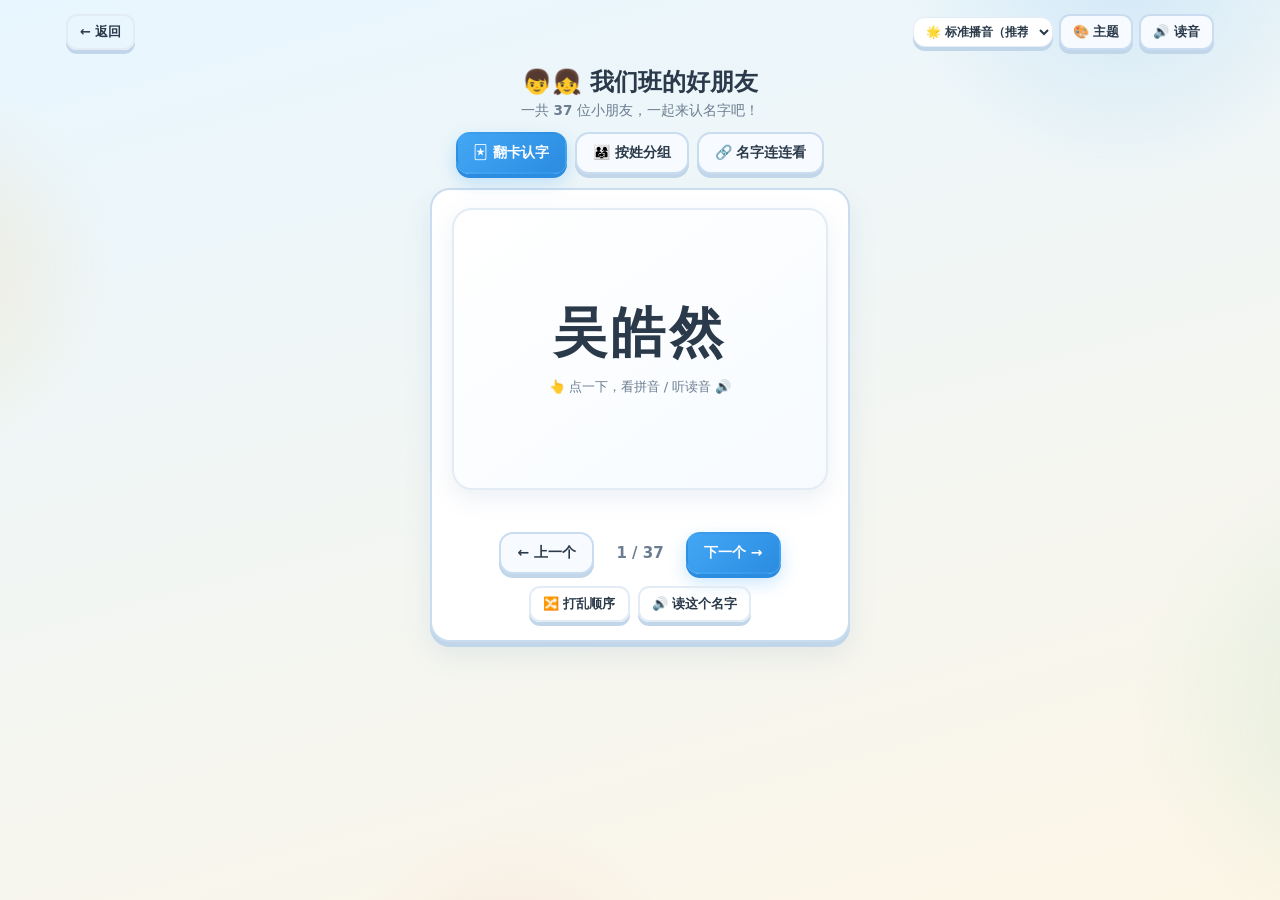
<file: name-cards.html>
<!DOCTYPE html>
<html lang="zh-CN" data-theme="">
<head>
<meta charset="UTF-8">
<meta name="viewport" content="width=device-width, initial-scale=1, viewport-fit=cover">
<title>认名字 · 我们班的好朋友</title>
<link rel="stylesheet" href="css/style.css">
<style>
  /* ===== 认名字模块专属样式，复用 style.css 的设计变量 ===== */
  .nc-hero { text-align: center; margin: 4px 0 12px; }
  .nc-hero h2 { margin: 0 0 4px; font-size: clamp(20px, 5.2vw, 24px); font-weight: 800; }
  .nc-hero p { margin: 0; color: var(--ink-2); font-size: 13.5px; }

  /* 顶栏自适应 */
  .nc-topbar {
    display: flex; align-items: center; justify-content: space-between;
    gap: 8px; flex-wrap: wrap; margin-bottom: 12px;
  }
  .nc-back { text-decoration: none; flex-shrink: 0; }
  .nc-topbar-actions {
    display: flex; align-items: center; gap: 6px; flex-wrap: wrap;
  }
  .voice-select-wrap { position: relative; }
  #voiceSelect {
    max-width: 140px; font-size: 12px; padding: 6px 8px;
    border-radius: 12px; border: 1px solid var(--line);
    background: var(--card); color: var(--ink);
  }

  /* 模式切换栏（手机端等分三栏网格） */
  .nc-modes {
    display: flex; gap: 8px; justify-content: center; flex-wrap: wrap;
    margin-bottom: 14px;
  }
  @media (max-width: 640px) {
    .nc-topbar { gap: 6px; margin-bottom: 8px; }
    .nc-topbar-actions { gap: 5px; }
    #voiceSelect { max-width: 110px; font-size: 11px; padding: 5px 4px; }
    .nc-topbar .btn { padding: 6px 10px; font-size: 12.5px; }
    .nc-modes {
      display: grid;
      grid-template-columns: repeat(3, 1fr);
      gap: 6px;
      margin-bottom: 12px;
    }
    .nc-modes .btn {
      padding: 9px 2px;
      font-size: 12.5px;
      white-space: nowrap;
      justify-content: center;
      text-align: center;
    }
  }

  /* ---- 模式一：闪卡 ---- */
  .flash-wrap { max-width: 420px; width: 100%; margin: 0 auto; box-sizing: border-box; }
  .flash-card {
    position: relative;
    aspect-ratio: 4/3;
    perspective: 1200px;
    -webkit-perspective: 1200px;
    cursor: pointer;
    user-select: none;
    -webkit-user-select: none;
    touch-action: manipulation;
  }
  .flash-inner {
    position: absolute; inset: 0;
    transition: transform 0.48s cubic-bezier(0.34, 1.56, 0.64, 1);
    transform-style: preserve-3d;
    -webkit-transform-style: preserve-3d;
  }
  .flash-card.flipped .flash-inner {
    transform: rotateY(180deg);
    -webkit-transform: rotateY(180deg);
  }
  .flash-face {
    position: absolute; inset: 0;
    backface-visibility: hidden;
    -webkit-backface-visibility: hidden;
    transform: translate3d(0,0,0);
    -webkit-transform: translate3d(0,0,0);
    display: flex; flex-direction: column;
    align-items: center; justify-content: center;
    border-radius: var(--r);
    box-shadow: var(--shadow);
    border: 2px solid var(--line);
    background: var(--card);
    padding: 16px;
    box-sizing: border-box;
  }
  .flash-front {
    background: linear-gradient(145deg, var(--card), var(--card-2));
  }
  .flash-front .fc-name {
    font-size: clamp(34px, 10vw, 54px);
    font-weight: 800;
    letter-spacing: clamp(2px, 1.2vw, 4px);
    color: var(--ink);
    line-height: 1.15;
    text-align: center;
    word-break: keep-all;
  }
  .flash-front .fc-hint {
    margin-top: 14px;
    font-size: 13px;
    color: var(--ink-2);
    display: flex;
    align-items: center;
    gap: 4px;
  }
  .flash-back {
    transform: rotateY(180deg) translate3d(0,0,0);
    -webkit-transform: rotateY(180deg) translate3d(0,0,0);
    background: linear-gradient(145deg, var(--primary), var(--primary-d));
    color: #fff; border-color: transparent;
  }
  .flash-back .fc-pinyin {
    font-size: clamp(17px, 5.2vw, 28px);
    font-weight: 800;
    letter-spacing: 1.5px;
    text-align: center;
    line-height: 1.25;
    max-width: 100%;
    word-break: break-word;
  }
  .flash-back .fc-name-sm {
    margin-top: 8px;
    font-size: clamp(22px, 6.5vw, 32px);
    font-weight: 800;
    letter-spacing: 3px;
    line-height: 1.1;
  }
  .flash-back .fc-surname {
    margin-top: 10px;
    font-size: clamp(12px, 3.8vw, 14px);
    opacity: 0.94;
    background: rgba(255,255,255,0.18);
    padding: 4px 12px;
    border-radius: 999px;
    letter-spacing: 0.5px;
  }

  .flash-nav { display: flex; align-items: center; justify-content: center; gap: 12px; margin-top: 14px; }
  .flash-nav .btn { min-height: 42px; padding: 8px 16px; font-size: 14px; touch-action: manipulation; }
  .flash-progress { font-size: 15px; font-weight: 700; color: var(--ink-2); min-width: 68px; text-align: center; }
  .flash-star { text-align: center; margin-top: 8px; font-size: 13px; color: var(--good); font-weight: 700; min-height: 20px; }

  /* ---- 模式二：姓氏分组 ---- */
  .surname-group { margin-bottom: 20px; }
  .surname-title {
    display: flex; align-items: center; gap: 10px;
    font-size: 16px; font-weight: 800; margin: 0 0 10px;
  }
  .surname-badge {
    display: inline-grid; place-items: center;
    min-width: 38px; height: 38px; padding: 0 8px;
    border-radius: 12px; font-size: 20px; font-weight: 800;
    color: #fff; background: linear-gradient(135deg, var(--primary), var(--primary-d));
    cursor: pointer; user-select: none; transition: transform 0.15s ease, box-shadow 0.15s ease;
    box-shadow: 0 2px 6px rgba(0,0,0,0.1);
    touch-action: manipulation;
  }
  .surname-badge:active { transform: scale(0.92); }
  .surname-py { font-size: 14px; color: var(--ink); font-weight: 700; }
  .surname-count { font-size: 12.5px; color: var(--ink-2); font-weight: 700; }
  .surname-tip { font-size: 11.5px; color: var(--ink-2); opacity: 0.8; font-weight: normal; margin-left: 2px; }

  .name-grid {
    display: grid;
    grid-template-columns: repeat(auto-fill, minmax(140px, 1fr));
    gap: 10px;
  }
  @media (max-width: 640px) {
    .name-grid {
      grid-template-columns: repeat(2, 1fr);
      gap: 8px;
    }
  }
  .name-chip {
    background: var(--card); border: 1.5px solid var(--line);
    border-radius: 14px; padding: 10px 8px; text-align: center;
    cursor: pointer; transition: all 0.18s cubic-bezier(0.34, 1.56, 0.64, 1);
    box-shadow: 0 2px 6px rgba(0,0,0,0.04);
    touch-action: manipulation;
    user-select: none;
  }
  .name-chip:hover { transform: translateY(-2px); box-shadow: 0 6px 14px rgba(0,0,0,0.08); border-color: var(--primary); }
  .name-chip:active { transform: scale(0.96); }
  .name-chip .nc-name { font-size: clamp(17px, 5vw, 21px); font-weight: 800; letter-spacing: 1.5px; }
  .name-chip .nc-py { margin-top: 4px; font-size: 11.5px; color: var(--ink-2); letter-spacing: 0.5px; }
  .name-chip.speaking { border-color: var(--good); background: var(--card-2); transform: scale(1.02); }

  /* ---- 模式三：连连看配对 ---- */
  .match-head { display: flex; align-items: center; justify-content: space-between; flex-wrap: wrap; gap: 8px; margin-bottom: 12px; }
  .match-stat { font-size: 13.5px; font-weight: 700; color: var(--ink-2); }
  .match-stat b { color: var(--good); }
  .match-cols { display: grid; grid-template-columns: 1fr 1fr; gap: 14px; }
  @media (max-width: 640px) {
    .match-cols { gap: 8px; }
  }
  .match-col-title { text-align: center; font-size: 13px; font-weight: 700; color: var(--ink-2); margin-bottom: 8px; }
  .match-list { display: flex; flex-direction: column; gap: 8px; }
  .match-item {
    border: 2px solid var(--line); background: var(--card);
    border-radius: 13px; padding: 10px 6px; text-align: center;
    min-height: 48px; display: flex; align-items: center; justify-content: center;
    cursor: pointer; font-weight: 800; transition: all 0.15s ease;
    box-shadow: 0 2px 5px rgba(0,0,0,0.04);
    touch-action: manipulation;
    user-select: none;
    box-sizing: border-box;
  }
  .match-item.name-side { font-size: clamp(16px, 4.8vw, 19px); letter-spacing: 1.5px; }
  .match-item.py-side { font-size: clamp(12px, 3.6vw, 14.5px); letter-spacing: 0.5px; line-height: 1.25; word-break: break-word; }
  .match-item:hover { border-color: var(--primary); transform: translateY(-1px); }
  .match-item:active { transform: scale(0.97); }
  .match-item.selected { border-color: var(--primary); background: var(--primary); color: #fff; }
  .match-item.matched {
    border-color: var(--good); background: var(--good); color: #fff;
    pointer-events: none; opacity: 0.55;
  }
  .match-item.wrong { animation: shake 0.4s; border-color: var(--bad); }
  @keyframes shake {
    0%,100% { transform: translateX(0); }
    25% { transform: translateX(-6px); }
    75% { transform: translateX(6px); }
  }
  .match-win {
    text-align: center; padding: 20px; font-size: 18px; font-weight: 800; color: var(--good);
  }
</style>
</head>
<body>
<div class="app">
  <div class="nc-topbar">
    <a class="btn ghost small nc-back" href="index.html">← 返回</a>
    <div class="nc-topbar-actions">
      <select id="voiceSelect" class="btn small" title="发音模式 / 嗓音选择">
        <option value="__standard__" selected>🌟 标准播音（推荐）</option>
      </select>
      <button class="btn small" id="themeBtn">🎨 主题</button>
      <button class="btn small" id="soundBtn">🔊 读音</button>
    </div>
  </div>

  <div class="nc-hero">
    <h2>👦👧 我们班的好朋友</h2>
    <p>一共 <b id="totalCount">37</b> 位小朋友，一起来认名字吧！</p>
  </div>

  <div class="nc-modes">
    <button class="btn primary" data-mode="flash">🃏 翻卡认字</button>
    <button class="btn" data-mode="group">👨‍👩‍👧 按姓分组</button>
    <button class="btn" data-mode="match">🔗 名字连连看</button>
  </div>

  <!-- 模式一：闪卡 -->
  <div class="view" id="view-flash">
    <div class="card flash-wrap">
      <div class="flash-card" id="flashCard">
        <div class="flash-inner">
          <div class="flash-face flash-front">
            <div class="fc-name" id="fcName">王</div>
            <div class="fc-hint">👆 点一下，看拼音 / 听读音 🔊</div>
          </div>
          <div class="flash-face flash-back">
            <div class="fc-pinyin" id="fcPinyin">wáng</div>
            <div class="fc-name-sm" id="fcNameSm">王</div>
            <div class="fc-surname" id="fcSurname"></div>
          </div>
        </div>
      </div>
      <div class="flash-star" id="flashStar"></div>
      <div class="flash-nav">
        <button class="btn" id="prevBtn">← 上一个</button>
        <div class="flash-progress" id="flashProgress">1 / 37</div>
        <button class="btn primary" id="nextBtn">下一个 →</button>
      </div>
      <div class="btn-row center" style="margin-top:12px">
        <button class="btn small ghost" id="shuffleBtn">🔀 打乱顺序</button>
        <button class="btn small ghost" id="speakBtn">🔊 读这个名字</button>
      </div>
    </div>
  </div>

  <!-- 模式二：姓氏分组 -->
  <div class="view hidden" id="view-group">
    <div class="card">
      <p class="muted small" style="margin-top:0">💡 点击姓氏徽章或名字卡片，都可以听标准读音 🔊。相同姓氏的小朋友排在一起。</p>
      <div id="groupContainer"></div>
    </div>
  </div>

  <!-- 模式三：连连看 -->
  <div class="view hidden" id="view-match">
    <div class="card">
      <div class="match-head">
        <div class="match-stat">已配对 <b id="matchDone">0</b> / <span id="matchTotal">6</span></div>
        <button class="btn small primary" id="matchNew">🔄 换一组</button>
      </div>
      <div id="matchBody"></div>
    </div>
  </div>
</div>

<script src="js/names-data.js"></script>
<script src="js/names-audio-data.js"></script>
<script src="js/name-cards.js"></script>
</body>
</html>
</file>
<file: css/style.css>
/* ============ 小小棋盘 · 儿童棋类与脑力乐园 ============ */
:root {
  --bg1: #e8f6ff; --bg2: #fdf6e7;
  --card: #ffffff; --card-2: #f7fbff;
  --ink: #2b3a4a; --ink-2: #6b7d90; --line: #e3ecf5;
  --primary: #43a7f5; --primary-d: #2b8ce0;
  --good: #39b878; --warn: #ffb02e; --bad: #ff6b6b;
  --r: 20px; --shadow: 0 8px 24px rgba(60, 110, 160, 0.10);
  --board: #f6dcae; --board-line: #8a5a2b;
  --nav-h: 62px;
}
[data-theme="wood"] {
  --bg1: #f4e6cf; --bg2: #efe0c6;
  --card: #fffaf1; --card-2: #f8efdd;
  --ink: #4a3728; --ink-2: #8a705a; --line: #e6d5b8;
  --primary: #c1793a; --primary-d: #a3612b;
  --board: #e0b878; --board-line: #6b4423;
  --shadow: 0 8px 24px rgba(110, 75, 45, 0.12);
}
[data-theme="night"] {
  --bg1: #182030; --bg2: #1f2a3e;
  --card: #253147; --card-2: #2c3a52;
  --ink: #e8eef7; --ink-2: #9fb0c7; --line: #374660;
  --primary: #5aa9e6; --primary-d: #3f8fcb;
  --shadow: 0 8px 26px rgba(0, 0, 0, 0.32);
  --board: #2c3a52; --board-line: #7f93ad;
}

* { box-sizing: border-box; -webkit-tap-highlight-color: transparent; }
html, body { min-height: 100%; height: auto; }
body {
  margin: 0;
  font-family: "PingFang SC", "Microsoft YaHei", "Hiragino Sans GB", system-ui, -apple-system, sans-serif;
  color: var(--ink);
  background: linear-gradient(165deg, var(--bg1) 0%, var(--bg2) 100%);
  background-attachment: fixed;
  -webkit-font-smoothing: antialiased;
  overscroll-behavior-y: contain;
  min-height: 100vh;
  min-height: 100dvh;
}

.app {
  max-width: 1180px;
  margin: 0 auto;
  padding: 14px 16px calc(24px + env(safe-area-inset-bottom));
  min-height: 100vh;
  min-height: 100dvh;
  display: flex;
  flex-direction: column;
  padding-left: max(16px, env(safe-area-inset-left));
  padding-right: max(16px, env(safe-area-inset-right));
  padding-top: max(14px, env(safe-area-inset-top));
}

/* ---------- 顶栏 ---------- */
.topbar {
  display: flex;
  align-items: center;
  justify-content: space-between;
  gap: 12px;
  flex-wrap: wrap;
  margin-bottom: 14px;
}
.brand { display: flex; align-items: center; gap: 12px; }
.logo {
  width: 52px; height: 52px; border-radius: 16px;
  display: grid; place-items: center; font-size: 30px;
  background: linear-gradient(145deg, #ffd86b, #ff9f6b);
  box-shadow: var(--shadow);
  transition: transform 0.25s cubic-bezier(0.34, 1.56, 0.64, 1);
}
.logo:hover { transform: scale(1.08) rotate(6deg); }
.brand-txt h1 { margin: 0; font-size: 22px; letter-spacing: 0.5px; font-weight: 800; }
.brand-txt p { margin: 2px 0 0; font-size: 12px; color: var(--ink-2); }

/* 顶部标签（宽屏/平板显示） */
.tabs {
  display: flex; gap: 6px; background: var(--card);
  padding: 6px; border-radius: 16px; box-shadow: var(--shadow); flex-wrap: wrap;
}
.tab {
  border: 0; background: transparent; color: var(--ink-2);
  font-size: 14px; font-weight: 700; padding: 9px 16px;
  border-radius: 12px; cursor: pointer; transition: all 0.2s cubic-bezier(0.34, 1.56, 0.64, 1);
  font-family: inherit;
}
.tab:hover { background: var(--card-2); color: var(--ink); transform: translateY(-1px); }
.tab.active {
  background: var(--primary); color: #fff;
  box-shadow: 0 4px 14px rgba(67, 167, 245, 0.38);
}

/* ---------- 移动端底部原生质感导航栏 ---------- */
.bottom-bar {
  display: none; /* 默认宽屏隐藏 */
}

.main { flex: 1; position: relative; }
.view { animation: viewIn 0.26s cubic-bezier(0.16, 1, 0.3, 1); }
.view.hidden { display: none !important; }
@keyframes viewIn {
  from { opacity: 0; transform: translateY(10px) scale(0.99); }
  to { opacity: 1; transform: none; }
}

/* ---------- 通用卡片 / 按钮 ---------- */
.card {
  background: var(--card);
  border-radius: var(--r);
  padding: 18px 20px;
  box-shadow: var(--shadow);
  margin-bottom: 14px;
  border: 1px solid var(--line);
}
.card h3 { margin: 0 0 12px; font-size: 16.5px; font-weight: 800; }
.muted { color: var(--ink-2); }
.small { font-size: 12.5px; }
.hero { margin: 4px 0 14px; }
.hero h2 { margin: 0 0 6px; font-size: 24px; font-weight: 800; }
.hero p { margin: 0; color: var(--ink-2); font-size: 14px; }
.wave { display: inline-block; animation: wv 2.4s infinite; }
@keyframes wv {
  0%, 60%, 100% { transform: rotate(0); }
  70% { transform: rotate(18deg); }
  80% { transform: rotate(-12deg); }
}

.btn {
  font-family: inherit; font-size: 14px; font-weight: 700;
  border: 1.5px solid var(--line); background: var(--card-2);
  color: var(--ink); padding: 10px 16px; border-radius: 14px;
  cursor: pointer; transition: all 0.15s cubic-bezier(0.34, 1.56, 0.64, 1);
  display: inline-flex; align-items: center; justify-content: center; gap: 6px;
  box-shadow: 0 2px 4px rgba(0, 0, 0, 0.03);
}
.btn:hover { transform: translateY(-2px); box-shadow: 0 6px 16px rgba(0, 0, 0, 0.08); }
.btn:active { transform: scale(0.95) translateY(1px); box-shadow: 0 1px 2px rgba(0, 0, 0, 0.05); }
.btn:disabled { opacity: 0.45; cursor: not-allowed; transform: none !important; box-shadow: none !important; }
.btn.primary {
  background: linear-gradient(135deg, var(--primary), var(--primary-d));
  border-color: transparent; color: #fff;
  box-shadow: 0 4px 14px rgba(67, 167, 245, 0.32);
}
.btn.primary:hover { box-shadow: 0 6px 20px rgba(67, 167, 245, 0.45); }
.btn.ghost { background: transparent; border-color: var(--line); }
.btn.danger { background: var(--bad); border-color: transparent; color: #fff; }
.btn.small { padding: 7px 12px; font-size: 13px; border-radius: 11px; }
.btn-col { display: flex; flex-direction: column; gap: 8px; }
.btn-row { display: flex; gap: 8px; flex-wrap: wrap; }
.btn-row.center { justify-content: center; }

/* ---------- 首页成长星愿与特色推荐 ---------- */
.home-stars-card {
  background: linear-gradient(135deg, #fffbeb 0%, #fef3c7 100%);
  border: 2px solid #fde68a;
  display: flex; align-items: center; justify-content: space-between;
  gap: 12px; padding: 14px 18px; border-radius: 20px;
  box-shadow: 0 4px 18px rgba(245, 158, 11, 0.12);
}
[data-theme="night"] .home-stars-card {
  background: linear-gradient(135deg, #2a3447 0%, #2f3e58 100%);
  border-color: #4f6485;
}
.hsc-left { display: flex; align-items: center; gap: 12px; }
.hsc-mascot { font-size: 34px; line-height: 1; animation: mascotWave 3s infinite ease-in-out; }
@keyframes mascotWave {
  0%, 100% { transform: translateY(0) rotate(0); }
  50% { transform: translateY(-4px) rotate(6deg); }
}
.hsc-title { font-size: 15px; font-weight: 800; color: #92400e; }
[data-theme="night"] .hsc-title { color: #fde68a; }
.hsc-sub { font-size: 12px; color: #b45309; margin-top: 2px; }
[data-theme="night"] .hsc-sub { color: #cbd5e1; }
.hsc-stars {
  font-size: 15px; font-weight: 800; color: #d97706;
  background: #fff; padding: 6px 14px; border-radius: 999px;
  box-shadow: 0 2px 8px rgba(217, 119, 6, 0.15);
  display: flex; align-items: center; gap: 5px; white-space: nowrap;
}
[data-theme="night"] .hsc-stars { background: #1e293b; color: #fbbf24; }
.star-icon { font-size: 17px; }

/* ---------- 游戏大厅网格卡片 ---------- */
.game-grid {
  display: grid;
  grid-template-columns: repeat(auto-fill, minmax(215px, 1fr));
  gap: 14px;
  margin-bottom: 16px;
}
.game-card {
  position: relative;
  background: var(--card);
  border-radius: 22px;
  padding: 18px;
  cursor: pointer;
  box-shadow: var(--shadow);
  border: 2px solid transparent;
  transition: all 0.22s cubic-bezier(0.34, 1.56, 0.64, 1);
  overflow: hidden;
  text-align: left;
  display: flex;
  flex-direction: column;
  gap: 8px;
  font-family: inherit;
  color: inherit;
  animation: cardIn 0.38s cubic-bezier(0.2, 1.2, 0.5, 1) backwards;
}
.game-card:hover {
  transform: translateY(-5px) scale(1.02);
  border-color: var(--primary);
  box-shadow: 0 12px 28px rgba(67, 167, 245, 0.20);
}
.game-card:active { transform: scale(0.97); }
.game-card .gc-emoji { font-size: 38px; line-height: 1; }
.game-card .gc-name { font-size: 18px; font-weight: 800; }
.game-card .gc-desc { font-size: 12.5px; color: var(--ink-2); line-height: 1.6; min-height: 40px; }
.game-card .gc-tags { display: flex; gap: 6px; flex-wrap: wrap; }
.tag {
  font-size: 11px; padding: 3px 8px; border-radius: 999px;
  background: var(--card-2); color: var(--ink-2); border: 1px solid var(--line); font-weight: 600;
}
.game-card .gc-go {
  margin-top: 4px; font-size: 13px; font-weight: 800; color: var(--primary);
  display: flex; align-items: center; gap: 4px;
}
.game-card::after {
  content: ""; position: absolute; right: -28px; top: -28px;
  width: 90px; height: 90px; border-radius: 50%;
  background: var(--card-2); z-index: 0; pointer-events: none;
}
.game-card > * { position: relative; z-index: 1; }

.home-extra { display: grid; grid-template-columns: 1fr 1fr; gap: 14px; }
.stat-row { display: flex; gap: 10px; flex-wrap: wrap; }
.stat {
  flex: 1; min-width: 84px; background: var(--card-2);
  border-radius: 16px; padding: 10px 12px; text-align: center; border: 1px solid var(--line);
}
.stat b { display: block; font-size: 22px; font-weight: 800; }
.stat span { font-size: 12px; color: var(--ink-2); }
.stat.w b { color: var(--good); }
.stat.l b { color: var(--bad); }
.stat.d b { color: var(--warn); }

/* ---------- 对局页 ---------- */
.play-head {
  display: flex; align-items: center; gap: 12px;
  margin-bottom: 12px; flex-wrap: wrap;
}
.play-head h2 { margin: 0; font-size: 20px; font-weight: 800; flex: 1; }
.pill {
  background: var(--card); padding: 7px 16px; border-radius: 999px;
  font-size: 13px; font-weight: 800; box-shadow: var(--shadow); border: 1px solid var(--line);
}
.pill.think { background: var(--warn); color: #3a2a00; animation: pillPulse 0.6s infinite alternate; }

.play-body {
  display: grid; grid-template-columns: 1fr 280px; gap: 14px; align-items: start;
}
.play-body > * { min-width: 0; }
.board-panel {
  background: var(--card); border-radius: var(--r);
  padding: 14px; box-shadow: var(--shadow); border: 1px solid var(--line);
  position: relative;
}
.board-host {
  height: clamp(320px, 64vh, 620px);
  display: flex; align-items: center; justify-content: center;
  overflow: hidden; position: relative;
}
.board-canvas {
  border-radius: 14px; touch-action: manipulation;
  box-shadow: 0 6px 20px rgba(0, 0, 0, 0.12); max-width: 100%;
}
.board-foot {
  text-align: center; color: var(--ink-2); font-size: 13px;
  padding-top: 8px; min-height: 22px; font-weight: 600;
}

/* 棋盘下方快捷操作栏（移动端防滚屏核心） */
.board-quick-actions {
  display: flex;
  gap: 8px;
  justify-content: center;
  margin-top: 10px;
  padding-top: 10px;
  border-top: 1px solid var(--line);
}
.board-quick-actions .q-btn {
  flex: 1; max-width: 110px; min-height: 40px;
  font-size: 13px; font-weight: 700; border-radius: 12px;
}

.side-panel { display: flex; flex-direction: column; }
.field {
  display: flex; align-items: center; justify-content: space-between;
  gap: 10px; margin-bottom: 10px; font-size: 14px; font-weight: 600;
}
.field > span { color: var(--ink-2); font-size: 13px; }
.field select {
  font-family: inherit; font-size: 14px; padding: 8px 10px;
  border-radius: 10px; border: 1.5px solid var(--line);
  background: var(--card-2); color: var(--ink); min-width: 120px; font-weight: 600;
}
.field.switch { position: relative; }
.field.switch input { opacity: 0; position: absolute; right: 0; }
.field.switch i {
  width: 44px; height: 24px; border-radius: 99px; background: var(--line);
  position: relative; transition: 0.2s; cursor: pointer;
}
.field.switch i::after {
  content: ""; position: absolute; left: 3px; top: 3px;
  width: 18px; height: 18px; border-radius: 50%; background: #fff;
  transition: 0.2s; box-shadow: 0 1px 3px rgba(0,0,0,0.2);
}
.field.switch input:checked + i { background: var(--primary); }
.field.switch input:checked + i::after { transform: translateX(20px); }
.info { font-size: 13px; color: var(--ink-2); line-height: 1.9; }
.info b { color: var(--ink); font-weight: 700; }

/* ---------- DOM 型游戏容器（彻底解除高度裁切） ---------- */
.board-host.dom-fit, #board-host.dom-fit {
  height: auto !important;
  min-height: 260px;
  overflow: visible !important;
  align-items: flex-start;
}
.board-host.dom-fit > *, #board-host.dom-fit > * { max-width: 100%; width: 100%; }

/* ---------- 口算训练营（彻底杜绝软键盘弹出、高爽快度按键） ---------- */
.mc-wrap {
  width: 100%; max-width: 480px; margin: 0 auto;
  display: flex; flex-direction: column; gap: 12px;
}
.mc-mode {
  display: flex; align-items: center; gap: 6px;
  flex-wrap: wrap; font-size: 13.5px; color: var(--ink-2); font-weight: 700;
}
.mc-link {
  background: none; border: none; color: var(--primary);
  font-size: 13px; cursor: pointer; padding: 5px 8px; border-radius: 8px;
  font-family: inherit; font-weight: 700;
}
.mc-link:hover { background: rgba(67, 167, 245, 0.12); }
.mc-prog { display: flex; gap: 6px; justify-content: center; }
.mc-prog i {
  width: 20px; height: 8px; border-radius: 4px; background: var(--line);
  transition: all 0.25s cubic-bezier(0.34, 1.56, 0.64, 1);
}
.mc-prog i.cur { background: var(--primary); transform: scaleY(1.7); box-shadow: 0 0 8px rgba(67,167,245,0.4); }
.mc-prog i.ok { background: var(--good); }
.mc-prog i.no { background: var(--bad); }

.mc-question {
  text-align: center; font-size: clamp(32px, 8vw, 44px); font-weight: 900;
  letter-spacing: 2px; padding: 22px 10px; border-radius: 20px;
  background: var(--card); box-shadow: var(--shadow); border: 2px solid var(--line);
  transition: all 0.2s; font-variant-numeric: tabular-nums;
}
.mc-question.good { background: rgba(34, 197, 94, 0.12); border-color: var(--good); }
.mc-question.bad { background: rgba(239, 68, 68, 0.12); border-color: var(--bad); }

/* 答案显影框：无任何 input/contenteditable，纯自绘防弹出 */
.mc-answer {
  display: flex; gap: 10px; justify-content: center; align-items: stretch;
  user-select: none; -webkit-user-select: none;
}
.mc-input-wrap { flex: 0 1 160px; min-width: 120px; }
.mc-input {
  width: 100%; min-height: 52px; display: flex; align-items: center; justify-content: center; gap: 2px;
  font-size: 28px; font-weight: 900; padding: 8px 12px; border: 2.5px solid var(--primary);
  border-radius: 16px; background: var(--card); color: var(--ink);
  font-variant-numeric: tabular-nums; letter-spacing: 2px;
  box-shadow: 0 4px 14px rgba(67, 167, 245, 0.15);
  user-select: none; -webkit-user-select: none;
}
.mc-input.empty {
  border-color: var(--line); color: var(--ink-2);
  font-size: 15px; font-weight: 600; letter-spacing: 0;
}
.mc-input.empty span { opacity: 0.7; }
.mc-caret {
  display: inline-block; width: 2.5px; height: 1.1em; background: var(--primary);
  vertical-align: -2px; margin-left: 2px; animation: mcCaret 1.05s steps(1) infinite;
}
@keyframes mcCaret { 0%, 50% { opacity: 1; } 51%, 100% { opacity: 0; } }

.mc-go {
  padding: 10px 22px; font-size: 16px; font-weight: 800; border-radius: 16px;
  background: linear-gradient(135deg, var(--good), #22c55e); color: #fff; border: none;
  box-shadow: 0 4px 14px rgba(34, 197, 94, 0.35); cursor: pointer;
  transition: transform 0.12s, box-shadow 0.12s;
}
.mc-go:active { transform: scale(0.94); box-shadow: 0 2px 6px rgba(34, 197, 94, 0.2); }

/* 口算数字键盘 */
.mc-pad {
  display: grid; grid-template-columns: repeat(3, 1fr); gap: 10px;
  max-width: 340px; margin: 0 auto; width: 100%;
}
.mc-key {
  min-height: 56px; font-size: 24px; font-weight: 800; border-radius: 16px;
  background: var(--card); color: var(--ink); border: 1.5px solid var(--line);
  box-shadow: 0 3px 0 var(--line), 0 4px 10px rgba(0,0,0,0.03); cursor: pointer;
  font-variant-numeric: tabular-nums; touch-action: manipulation;
  user-select: none; -webkit-user-select: none;
  transition: transform 0.08s ease, box-shadow 0.08s ease, background 0.15s;
  display: flex; align-items: center; justify-content: center;
}
.mc-key:active {
  transform: translateY(3px) scale(0.96);
  box-shadow: 0 0 0 transparent;
  background: rgba(67, 167, 245, 0.15); color: var(--primary);
}
.mc-key-clear { font-size: 18px; color: var(--warn); }
.mc-key-del { font-size: 20px; color: var(--bad); }

.mc-fb { text-align: center; font-size: 16px; font-weight: 800; min-height: 24px; }
.mc-fb.good { color: var(--good); }
.mc-fb.bad { color: var(--bad); }
.mc-result { text-align: center; padding: 8px; }
.mc-score { font-size: 34px; font-weight: 900; color: var(--primary); }
.mc-score.perfect { color: #f59e0b; text-shadow: 0 0 12px rgba(245, 158, 11, 0.35); }
.mc-again { display: flex; justify-content: center; max-width: none; }
.mc-again .btn { padding: 12px 30px; font-size: 16px; border-radius: 16px; }
.mc-hist { text-align: center; font-size: 13px; color: var(--ink-2); line-height: 1.9; }
.mc-hist-item {
  display: inline-block; margin: 0 5px; padding: 2px 10px; border-radius: 8px;
  background: var(--card); box-shadow: var(--shadow); font-weight: 700; color: var(--ink);
}
.mc-hist-item i { font-style: normal; font-size: 11px; color: var(--ink-2); margin-left: 4px; }

/* ---------- 魔法汉诺塔 ---------- */
.hanoi-wrap {
  width: 100%; max-width: 480px; margin: 0 auto;
  display: flex; flex-direction: column; gap: 12px;
}
.hanoi-board {
  display: grid; grid-template-columns: repeat(3, 1fr); gap: 10px;
  height: 250px; align-items: end; background: var(--card-2);
  border-radius: 20px; padding: 18px 8px 10px; border: 2px solid var(--line);
  position: relative; box-shadow: inset 0 2px 8px rgba(0,0,0,0.04);
}
.hanoi-peg-col {
  position: relative; height: 100%; display: flex;
  flex-direction: column; justify-content: flex-end; align-items: center;
  cursor: pointer; user-select: none; -webkit-user-select: none;
  touch-action: manipulation; border-radius: 14px;
  transition: background 0.18s;
}
.hanoi-peg-col.sel { background: rgba(67, 167, 245, 0.12); }
.hanoi-pillar {
  position: absolute; top: 12px; bottom: 20px; width: 10px;
  background: #caa980; border-radius: 6px; box-shadow: inset 0 2px 4px rgba(0,0,0,0.2);
  z-index: 1;
}
.hanoi-rings {
  position: relative; z-index: 2; width: 100%; display: flex;
  flex-direction: column-reverse; align-items: center; gap: 4px; margin-bottom: 22px;
}
.hanoi-ring {
  height: 26px; border-radius: 13px; display: flex; align-items: center;
  justify-content: center; color: #fff; font-size: 13px; font-weight: 900;
  text-shadow: 0 1px 2px rgba(0,0,0,0.3); box-shadow: 0 3px 6px rgba(0,0,0,0.16);
  transition: transform 0.22s cubic-bezier(0.34, 1.56, 0.64, 1);
}
.hanoi-ring.floating {
  transform: translateY(-40px) scale(1.08);
  box-shadow: 0 10px 22px rgba(0,0,0,0.28);
}
.hanoi-base {
  position: absolute; bottom: 0; left: 6px; right: 6px; height: 20px;
  background: #a47d53; border-radius: 8px; display: flex;
  align-items: center; justify-content: center; z-index: 3;
  box-shadow: 0 2px 6px rgba(0,0,0,0.15);
}
.hanoi-pname { font-size: 10.5px; font-weight: 800; color: #fff; }
.hanoi-status-bar {
  display: flex; justify-content: space-between; align-items: center;
  font-size: 13px; color: var(--ink-2); background: var(--card);
  padding: 10px 14px; border-radius: 14px; box-shadow: var(--shadow); border: 1px solid var(--line);
}
.hanoi-step-stat b { color: var(--primary); }

/* ---------- 奇妙点灯 (Lights Out) ---------- */
.lo-wrap {
  width: 100%; max-width: 440px; margin: 0 auto;
  display: flex; flex-direction: column; gap: 12px;
}
.lo-board {
  display: grid; grid-template-columns: repeat(var(--lo-cols, 3), 1fr);
  gap: 10px; padding: 16px; background: linear-gradient(150deg, #1e293b, #0f172a);
  border-radius: 22px; box-shadow: 0 8px 24px rgba(0, 0, 0, 0.25);
}
.lo-cell {
  aspect-ratio: 1; border-radius: 16px;
  border: 2px solid rgba(255, 255, 255, 0.08);
  background: rgba(255, 255, 255, 0.04);
  display: flex; align-items: center; justify-content: center;
  font-size: clamp(24px, 7vw, 36px); cursor: pointer;
  transition: transform 0.15s cubic-bezier(0.34, 1.56, 0.64, 1), background 0.25s, box-shadow 0.25s;
  touch-action: manipulation; user-select: none; -webkit-user-select: none;
}
.lo-cell:active { transform: scale(0.9); }
.lo-cell.lit {
  background: linear-gradient(135deg, rgba(255, 215, 0, 0.28), rgba(255, 165, 0, 0.18));
  border-color: #ffd152; box-shadow: 0 0 16px rgba(255, 209, 82, 0.45);
}
.lo-cell.lit .lo-icon { animation: starGlow 1.8s infinite ease-in-out; }
@keyframes starGlow {
  0%, 100% { transform: scale(1); filter: drop-shadow(0 0 4px #ffd152); }
  50% { transform: scale(1.12); filter: drop-shadow(0 0 10px #ffe58f); }
}
.lo-status-bar {
  display: flex; justify-content: space-between; align-items: center;
  font-size: 13px; color: var(--ink-2); background: var(--card);
  padding: 10px 14px; border-radius: 14px; box-shadow: var(--shadow); border: 1px solid var(--line);
}

/* ---------- 智慧成就徽章墙 ---------- */
.badge-grid {
  display: grid;
  grid-template-columns: repeat(auto-fill, minmax(130px, 1fr));
  gap: 10px;
}
.badge-item {
  border-radius: 16px; padding: 12px 10px; text-align: center;
  display: flex; flex-direction: column; align-items: center; gap: 4px;
  transition: all 0.2s cubic-bezier(0.34, 1.56, 0.64, 1);
}
.badge-item.unlocked {
  background: linear-gradient(145deg, #fffbeb, #fef3c7);
  border: 2px solid #fde68a;
  box-shadow: 0 4px 14px rgba(245, 158, 11, 0.16);
}
[data-theme="night"] .badge-item.unlocked {
  background: linear-gradient(145deg, #2a3447, #31425e);
  border-color: #ffd152;
}
.badge-item.unlocked .badge-icon {
  font-size: 32px; filter: drop-shadow(0 2px 6px rgba(245, 158, 11, 0.35));
  animation: pop 0.4s;
}
.badge-item.unlocked .badge-name { font-size: 13.5px; font-weight: 800; color: #92400e; }
[data-theme="night"] .badge-item.unlocked .badge-name { color: #fde68a; }
.badge-item.unlocked .badge-desc { font-size: 11px; color: #b45309; line-height: 1.3; }
[data-theme="night"] .badge-item.unlocked .badge-desc { color: #cbd5e1; }
.badge-item.unlocked .badge-tag { font-size: 10px; font-weight: 800; color: #d97706; margin-top: 4px; }

.badge-item.locked {
  background: var(--card-2); border: 1.5px dashed var(--line);
  opacity: 0.6; filter: grayscale(0.85);
}
.badge-item.locked .badge-icon { font-size: 28px; }
.badge-item.locked .badge-name { font-size: 13px; font-weight: 700; color: var(--ink-2); }
.badge-item.locked .badge-desc { font-size: 10.5px; color: var(--ink-2); line-height: 1.3; }
.badge-item.locked .badge-tag { font-size: 10px; color: var(--ink-2); margin-top: 4px; }

/* ---------- 记忆翻牌 ---------- */
.mem-board { display: grid; grid-template-columns: repeat(var(--cols, 4), 1fr); gap: 10px; width: 100%; max-width: 540px; margin: 0 auto; }
.mem-card {
  position: relative; aspect-ratio: 1; border: 0; background: transparent; padding: 0; cursor: pointer;
  perspective: 700px; font-family: inherit; -webkit-tap-highlight-color: transparent;
}
.mc-inner { position: absolute; inset: 0; transform-style: preserve-3d; transition: transform 0.38s cubic-bezier(0.34, 1.56, 0.64, 1); }
.mem-card.open .mc-inner { transform: rotateY(180deg); }
.mc-face {
  position: absolute; inset: 0; display: grid; place-items: center; backface-visibility: hidden;
  -webkit-backface-visibility: hidden; border-radius: 16px; font-size: clamp(24px, 6vw, 36px);
}
.mc-back {
  background: linear-gradient(145deg, var(--primary), var(--primary-d));
  color: #fff; font-size: clamp(16px, 4vw, 24px); box-shadow: var(--shadow);
}
.mc-front { background: var(--card); border: 2px solid var(--line); transform: rotateY(180deg); }
.mem-card.done .mc-front { background: #e8f9f0; border-color: var(--good); animation: pop 0.35s; }

/* ---------- 24 点 ---------- */
.n24-wrap { max-width: 480px; margin: 0 auto; display: flex; flex-direction: column; gap: 12px; }
.n24-goal { background: var(--card-2); border-radius: 14px; padding: 10px 14px; font-size: 14px; text-align: center; font-weight: 700; border: 1px solid var(--line); }
.n24-goal b { color: var(--primary); font-size: 18px; }
.n24-tiles { display: flex; gap: 10px; justify-content: center; flex-wrap: wrap; }
.n24-tile {
  font-family: inherit; cursor: pointer; border: 2px solid var(--line); background: var(--card);
  color: var(--ink); border-radius: 16px; min-width: 74px; min-height: 74px; padding: 6px 10px;
  display: flex; flex-direction: column; align-items: center; justify-content: center; gap: 2px;
  transition: all 0.15s cubic-bezier(0.34, 1.56, 0.64, 1); box-shadow: 0 4px 10px rgba(0,0,0,0.04);
}
.n24-tile b { font-size: 26px; font-weight: 900; }
.n24-tile i { font-style: normal; font-size: 10px; color: var(--ink-2); max-width: 70px; overflow: hidden; text-overflow: ellipsis; white-space: nowrap; }
.n24-tile.sel {
  border-color: var(--primary); background: rgba(67, 167, 245, 0.12);
  transform: translateY(-3px) scale(1.05); box-shadow: 0 6px 16px rgba(67, 167, 245, 0.35);
}
.n24-tile:active { transform: scale(0.94); }
.n24-ops { display: flex; gap: 10px; justify-content: center; }
.n24-op {
  font-family: inherit; font-size: 22px; font-weight: 800; cursor: pointer; border: 2px solid var(--line);
  background: var(--card); color: var(--ink); border-radius: 14px; width: 56px; height: 50px;
  transition: all 0.12s; box-shadow: 0 3px 8px rgba(0,0,0,0.04);
}
.n24-op.sel { border-color: var(--primary); background: var(--primary); color: #fff; transform: scale(1.05); }
.n24-op:active { transform: scale(0.92); }
.n24-log { background: var(--card-2); border-radius: 14px; padding: 10px 14px; font-size: 13px; line-height: 2; min-height: 64px; color: var(--ink-2); border: 1px solid var(--line); }

/* ---------- 数独键盘 ---------- */
.sdk-pad { margin-top: 10px; display: flex; flex-direction: column; gap: 8px; }
.sdk-tools { display: flex; gap: 8px; }
.sdk-tools .btn { flex: 1; }
.sdk-notes.active { background: var(--primary); border-color: var(--primary); color: #fff; }
.sdk-digits { display: grid; grid-template-columns: repeat(var(--n, 9), 1fr); gap: 6px; }
.sdk-digit {
  font-family: inherit; border: 1.5px solid var(--line); background: var(--card-2); color: var(--ink);
  border-radius: 12px; padding: 4px 2px; display: flex; flex-direction: column; align-items: center;
  justify-content: center; cursor: pointer; transition: transform 0.1s; min-height: 50px;
}
.sdk-digit b { font-size: 20px; font-weight: 800; line-height: 1.15; }
.sdk-digit span { font-size: 10px; color: var(--ink-2); line-height: 1.2; }
.sdk-digit:active { transform: scale(0.92); background: rgba(67, 167, 245, 0.15); }
.sdk-digit.done { opacity: 0.32; }

/* ---------- 数独学堂 ---------- */
.sdk-tutor {
  margin-top: 10px; background: linear-gradient(150deg, #fff7e0, #ffefd0); border: 1.5px solid #ffd98a;
  border-radius: 16px; padding: 12px 14px; box-shadow: var(--shadow);
}
.sdk-tutor .st-head { display: flex; align-items: center; justify-content: space-between; gap: 8px; }
.sdk-tutor .st-title { font-weight: 800; font-size: 14.5px; color: #8a5a00; }
.sdk-tutor .st-msg { margin: 8px 0 0; font-size: 13.5px; line-height: 1.75; color: #5c4a1e; }
.sdk-tutor .st-foot { display: flex; align-items: center; justify-content: space-between; gap: 8px; margin-top: 10px; }
.sdk-tutor .st-prog { font-size: 12px; color: #a3812e; font-weight: 600; }
.sdk-tutor .st-skip { background: #fff; border-color: #ffd98a; }

.sdk-lesson-mask {
  position: fixed; inset: 0; background: rgba(20, 30, 45, 0.55); z-index: 110;
  display: grid; place-items: center; padding: 20px; backdrop-filter: blur(4px);
}
.sdk-lesson-mask.hidden { display: none; }
.sdk-lesson {
  background: var(--card); border-radius: 24px; padding: 22px; width: min(440px, 94vw);
  max-height: 86vh; overflow: auto; box-shadow: 0 20px 50px rgba(0, 0, 0, 0.25);
  animation: pop 0.3s cubic-bezier(0.2, 1.4, 0.5, 1);
}
.sdk-lesson .sl-head { display: flex; align-items: center; justify-content: space-between; margin-bottom: 6px; }
.sdk-lesson .sl-head b { font-size: 18px; font-weight: 800; }
.sdk-lesson .sl-item {
  display: flex; align-items: center; gap: 12px; width: 100%; text-align: left; font-family: inherit; color: inherit;
  background: var(--card-2); border: 1.5px solid var(--line); border-radius: 16px; padding: 12px 14px; margin-top: 10px;
  cursor: pointer; transition: all 0.15s;
}
.sdk-lesson .sl-item:hover { border-color: var(--primary); transform: translateY(-2px); }
.sdk-lesson .sl-emoji { font-size: 26px; }
.sdk-lesson .sl-txt { flex: 1; display: flex; flex-direction: column; gap: 2px; }
.sdk-lesson .sl-txt b { font-size: 14.5px; font-weight: 700; }
.sdk-lesson .sl-txt i { font-style: normal; font-size: 12px; color: var(--ink-2); }
.sdk-lesson .sl-go { font-size: 13px; font-weight: 800; color: var(--primary); white-space: nowrap; }

/* ---------- 战绩 / 设置 ---------- */
.view-head { display: flex; align-items: center; justify-content: space-between; gap: 10px; margin-bottom: 14px; flex-wrap: wrap; }
.view-head h2 { margin: 0; font-size: 20px; font-weight: 800; }
.view-actions { display: flex; gap: 8px; flex-wrap: wrap; }
.table-wrap { overflow-x: auto; }
.table { width: 100%; border-collapse: collapse; font-size: 13.5px; }
.table th, .table td { padding: 10px; text-align: left; border-bottom: 1px solid var(--line); white-space: nowrap; }
.table th { color: var(--ink-2); font-weight: 700; font-size: 12.5px; }
.table td .del { cursor: pointer; color: var(--bad); font-weight: 800; }
.preset-grid { display: grid; grid-template-columns: repeat(auto-fill, minmax(190px, 1fr)); gap: 12px; }
.preset { background: var(--card-2); border-radius: 14px; padding: 12px; border: 1px solid var(--line); }
.preset .pn { font-weight: 800; margin-bottom: 8px; font-size: 14px; }
.preset select { width: 100%; font-family: inherit; font-size: 13px; padding: 7px 9px; border-radius: 9px; border: 1px solid var(--line); background: var(--card); color: var(--ink); }
.tips { margin: 0; padding-left: 20px; font-size: 13.5px; color: var(--ink-2); line-height: 2; }
.foot { text-align: center; color: var(--ink-2); font-size: 12px; padding: 24px 0 6px; }

/* ---------- toast / modal ---------- */
.toast {
  position: fixed; left: 50%; bottom: 32px; transform: translate(-50%, 20px);
  background: rgba(30, 42, 56, 0.94); color: #fff;
  padding: 11px 22px; border-radius: 999px; font-size: 14px; font-weight: 600;
  opacity: 0; pointer-events: none; transition: transform 0.3s cubic-bezier(0.34, 1.56, 0.64, 1), opacity 0.25s;
  z-index: 125; max-width: 84vw; text-align: center; box-shadow: 0 10px 30px rgba(0,0,0,0.25);
}
.toast.show { opacity: 1; transform: translate(-50%, 0); }
.modal {
  position: fixed; inset: 0; background: rgba(18, 26, 38, 0.58);
  display: grid; place-items: center; z-index: 120; backdrop-filter: blur(4px);
}
.modal.hidden { display: none !important; }
.modal-box {
  background: var(--card); border-radius: 26px; padding: 30px; text-align: center;
  max-width: 340px; width: 88%; box-shadow: 0 20px 50px rgba(0, 0, 0, 0.3);
  animation: pop 0.35s cubic-bezier(0.34, 1.56, 0.64, 1); border: 2px solid var(--line);
}
@keyframes pop { from { transform: scale(0.82); opacity: 0; } to { transform: scale(1); opacity: 1; } }
.modal-emoji { font-size: 56px; line-height: 1; margin-bottom: 4px; }
.modal-box h3 { margin: 8px 0 6px; font-size: 22px; font-weight: 800; }
.modal-box p { margin: 0 0 20px; font-size: 14px; }

/* ---------- 全站动效与水波纹 ---------- */
.fx-confetti { position: fixed; inset: 0; width: 100%; height: 100%; pointer-events: none; z-index: 130; }
.fx-pop { animation: fxPop 0.48s cubic-bezier(0.2, 1.5, 0.5, 1); }
.fx-bad { animation: fxBad 0.48s ease; }
.fx-shake { animation: fxShake 0.46s ease; }
@keyframes fxPop {
  0% { transform: scale(1); }
  35% { transform: scale(1.09); }
  60% { transform: scale(0.97); }
  100% { transform: scale(1); }
}
@keyframes fxBad { 0% { transform: scale(1); } 30% { transform: scale(1.06); } 100% { transform: scale(1); } }
@keyframes fxShake {
  0%, 100% { transform: translateX(0); }
  20% { transform: translateX(-8px); }
  40% { transform: translateX(7px); }
  60% { transform: translateX(-5px); }
  80% { transform: translateX(3px); }
}
.fx-emoji {
  position: fixed; z-index: 131; pointer-events: none;
  animation: fxFloat 1.2s cubic-bezier(0.16, 1, 0.3, 1) forwards;
}
@keyframes fxFloat {
  0% { opacity: 0; transform: translate(-50%, 0) scale(0.4); }
  20% { opacity: 1; transform: translate(-50%, -18px) scale(1.2); }
  100% { opacity: 0; transform: translate(calc(-50% + var(--dx, 0px)), -92px) rotate(var(--rot, 0deg)) scale(0.8); }
}
.fx-banner {
  position: fixed; left: 50%; top: 38%; transform: translate(-50%, -50%);
  z-index: 132; pointer-events: none; font-size: clamp(24px, 6vw, 42px);
  font-weight: 900; letter-spacing: 2px; color: var(--primary);
  text-shadow: 0 4px 18px rgba(0, 0, 0, 0.2); animation: fxBanner 1.15s cubic-bezier(0.2, 1.4, 0.5, 1) forwards;
}
.fx-banner.soft { color: var(--ink); font-size: clamp(20px, 5vw, 32px); }
@keyframes fxBanner {
  0% { opacity: 0; transform: translate(-50%, -50%) scale(0.6); }
  25% { opacity: 1; transform: translate(-50%, -50%) scale(1.08); }
  70% { opacity: 1; transform: translate(-50%, -50%) scale(1); }
  100% { opacity: 0; transform: translate(-50%, -70%) scale(0.95); }
}

/* 涟漪波纹 */
.fx-ripple {
  position: absolute; border: 3px solid rgba(67, 167, 245, 0.65);
  border-radius: 50%; pointer-events: none;
  transform: scale(0); animation: rippleWave 0.55s ease-out forwards;
}
@keyframes rippleWave {
  0% { transform: scale(0.05); opacity: 1; }
  100% { transform: scale(1); opacity: 0; }
}

/* ============================================================
   移动端 (≤640px) 核心自适应重构
   ============================================================ */
@media (max-width: 640px) {
  .app {
    padding: 10px 12px calc(76px + env(safe-area-inset-bottom));
  }
  .topbar { gap: 8px; margin-bottom: 10px; }
  .logo { width: 44px; height: 44px; font-size: 24px; border-radius: 14px; }
  .brand-txt h1 { font-size: 18px; }
  .brand-txt p { font-size: 11px; }

  /* 手机端隐藏顶部导航，启用底部停靠栏，节约顶部视口 */
  .topbar .tabs { display: none; }

  /* 移动端底部原生质感导航栏 */
  .bottom-bar {
    display: flex;
    position: fixed; bottom: 0; left: 0; right: 0; z-index: 95;
    background: rgba(255, 255, 255, 0.94);
    backdrop-filter: blur(14px); -webkit-backdrop-filter: blur(14px);
    border-top: 1px solid var(--line);
    padding: 6px 10px calc(6px + env(safe-area-inset-bottom));
    box-shadow: 0 -4px 18px rgba(0, 0, 0, 0.08);
    justify-content: space-around; align-items: center;
  }
  [data-theme="night"] .bottom-bar {
    background: rgba(32, 43, 62, 0.94); border-color: var(--line);
  }
  [data-theme="wood"] .bottom-bar {
    background: rgba(255, 250, 241, 0.94);
  }
  .b-tab {
    flex: 1; display: flex; flex-direction: column; align-items: center;
    gap: 3px; border: none; background: transparent; color: var(--ink-2);
    font-size: 11px; font-weight: 700; padding: 4px 6px; border-radius: 12px;
    cursor: pointer; font-family: inherit;
    transition: all 0.18s cubic-bezier(0.34, 1.56, 0.64, 1);
  }
  .b-tab .b-icon { font-size: 20px; line-height: 1; transition: transform 0.18s; }
  .b-tab.active { color: var(--primary); }
  .b-tab.active .b-icon { transform: scale(1.18) translateY(-2px); }

  .hero { margin: 0 0 10px; }
  .hero h2 { font-size: 18.5px; }
  .hero p { font-size: 12.5px; }

  /* 首页卡片：双列布局，紧凑轻盈 */
  .game-grid { grid-template-columns: repeat(2, 1fr); gap: 10px; }
  .game-card { padding: 13px; border-radius: 18px; gap: 6px; }
  .game-card .gc-emoji { font-size: 30px; }
  .game-card .gc-name { font-size: 16px; }
  .game-card .gc-desc { display: none; }
  .game-card .gc-tags .tag { font-size: 10px; padding: 2px 6px; }
  .game-card::after { right: -24px; top: -24px; width: 70px; height: 70px; }

  .home-stars-card { padding: 11px 14px; border-radius: 16px; }
  .hsc-mascot { font-size: 28px; }
  .hsc-title { font-size: 14px; }
  .hsc-sub { font-size: 11px; }
  .hsc-stars { font-size: 13px; padding: 5px 10px; }

  /* 对局页：棋盘吃满屏幕宽度，无需滚动即可操作 */
  .play-body { grid-template-columns: 1fr; gap: 10px; }
  .play-head { gap: 8px; margin-bottom: 8px; }
  .play-head h2 { font-size: 16.5px; }
  .play-head .btn { padding: 7px 10px; font-size: 13px; }
  .pill { font-size: 12px; padding: 6px 12px; }
  .board-panel { padding: 8px; border-radius: 16px; }
  .board-host {
    height: min(calc(100vw - 32px), 64vh);
    height: min(calc(100vw - 32px), 64svh);
  }

  /* 快捷操作栏直接贴合棋盘底部，单手操作绝不滚屏 */
  .board-quick-actions { margin-top: 8px; padding-top: 8px; }
  .board-quick-actions .q-btn { min-height: 42px; font-size: 13px; }

  .side-panel .card:nth-child(2) { display: none; } /* 侧栏操作已提至棋盘下方，手机端隐藏以防冗余 */
  .side-panel .card { margin-bottom: 10px; padding: 12px 14px; }

  /* 手机端数独键盘加大触控热区 */
  .sdk-digit { min-height: 54px; border-radius: 12px; }
  .sdk-digit b { font-size: 22px; }

  /* 手机端口算：全宽触屏按键 */
  .mc-wrap { gap: 8px; }
  .mc-question { padding: 16px 6px; font-size: clamp(26px, 8.5vw, 36px); }
  .mc-input { min-height: 48px; font-size: 24px; }
  .mc-key { min-height: 56px; font-size: 22px; }
  .mc-pad { gap: 8px; max-width: 320px; }

  /* 手机端汉诺塔与点灯 */
  .hanoi-board { height: 210px; padding: 14px 6px 8px; }
  .hanoi-ring { height: 23px; font-size: 12px; }
  .lo-board { gap: 8px; padding: 12px; }

  .toast { font-size: 13px; padding: 10px 18px; bottom: calc(76px + env(safe-area-inset-bottom)); }
  .modal-box { padding: 24px 20px; }
  .modal-emoji { font-size: 48px; }
  .modal-box h3 { font-size: 20px; }
  .badge-grid { grid-template-columns: repeat(2, 1fr); }
}

/* 极小屏幕（≤350px）：卡片单列保证舒适阅读 */
@media (max-width: 350px) {
  .game-grid { grid-template-columns: 1fr; }
  .game-card .gc-desc { display: block; }
}

/* 手机横屏模式 */
@media (max-width: 900px) and (max-height: 500px) and (orientation: landscape) {
  .app { padding-top: 6px; padding-bottom: calc(10px + env(safe-area-inset-bottom)); }
  .brand-txt { display: none; }
  .logo { width: 34px; height: 34px; font-size: 18px; border-radius: 10px; }
  .topbar { margin-bottom: 6px; }
  .hero { display: none; }
  .bottom-bar { display: none !important; }
  .topbar .tabs { display: flex; }
  .play-head { margin-bottom: 6px; }
  .play-body { grid-template-columns: 1fr 210px; gap: 8px; }
  .board-panel { padding: 6px; }
  #board-host { height: 76vh; height: 76svh; }
  .board-foot { display: none; }
  .side-panel .card { padding: 8px 10px; margin-bottom: 6px; }
  .mc-question { padding: 8px; font-size: 24px; }
  .mc-key { min-height: 40px; font-size: 18px; }
  .mc-pad { max-width: 270px; gap: 5px; }
}

/* 触屏通用交互（增大舒适触感） */
@media (pointer: coarse) {
  .b-tab { min-height: 46px; }
  .btn { min-height: 44px; }
  .btn.small { min-height: 38px; }
  .field select { min-height: 42px; }
  .game-card:hover { transform: none; border-color: transparent; }
  .game-card:active { transform: scale(0.97); border-color: var(--primary); }
  body { background-attachment: scroll; }
}

/* 减少动态效果偏好 */
@media (prefers-reduced-motion: reduce) {
  .game-card, .fx-emoji, .fx-banner, .view, .modal-box, .mc-question, .hsc-mascot { animation: none !important; }
  .mc-inner, .btn, .tab { transition: none !important; }
}

/* ============================================================
   v2.0 界面升级：分类筛选 / 分类主题卡片 / 结算星 / 数织 / 推理密码
   ============================================================ */

/* ---------- 首页分类筛选 ---------- */
.cat-row {
  display: flex; gap: 8px; flex-wrap: wrap;
  margin: 0 0 12px;
}
.cat-chip {
  font-family: inherit; font-size: 13px; font-weight: 700;
  border: 1.5px solid var(--line); background: var(--card);
  color: var(--ink-2); padding: 8px 16px; border-radius: 999px;
  cursor: pointer; transition: all 0.18s cubic-bezier(0.34, 1.56, 0.64, 1);
  min-height: 38px;
}
.cat-chip:hover { transform: translateY(-2px); color: var(--ink); border-color: var(--primary); }
.cat-chip.active {
  background: linear-gradient(135deg, var(--primary), var(--primary-d));
  border-color: transparent; color: #fff;
  box-shadow: 0 4px 12px rgba(67, 167, 245, 0.35);
}

/* ---------- 卡片入场交错（配合 --i 延迟） ---------- */
.game-card { animation-delay: calc(var(--i, 0) * 45ms); }
.game-card .gc-go .gc-arrow { display: inline-block; transition: transform 0.2s cubic-bezier(0.34, 1.56, 0.64, 1); }
.game-card:hover .gc-go .gc-arrow { transform: translateX(5px); }

/* 分类主题色（卡片左上装饰光斑 + emoji 底衬） */
.game-card .gc-emoji {
  width: 62px; height: 62px; border-radius: 18px;
  display: grid; place-items: center;
  background: var(--cat-bg, var(--card-2));
  box-shadow: inset 0 0 0 1.5px var(--cat-line, var(--line));
  transition: transform 0.25s cubic-bezier(0.34, 1.56, 0.64, 1);
}
.game-card:hover .gc-emoji { transform: scale(1.1) rotate(-5deg); }
.game-card[data-cat="board"]  { --cat-bg: #e8f3ff; --cat-line: #bcd9f7; }
.game-card[data-cat="board"]::before { background: linear-gradient(135deg, #43a7f5, #2b8ce0); }
.game-card[data-cat="puzzle"] { --cat-bg: #fff4e3; --cat-line: #f7d9ac; }
.game-card[data-cat="puzzle"]::before { background: linear-gradient(135deg, #ffb02e, #f59e0b); }
.game-card[data-cat="number"] { --cat-bg: #e9fbf1; --cat-line: #b4e8ca; }
.game-card[data-cat="number"]::before { background: linear-gradient(135deg, #39b878, #22c55e); }
.game-card::before {
  content: ""; position: absolute; left: 0; top: 0;
  width: 100%; height: 4px; border-radius: 22px 22px 0 0;
  background: var(--card-2); opacity: 0.9;
}
.game-card { border-radius: 22px; }

/* ---------- 结算星星 ---------- */
.result-stars {
  display: flex; align-items: center; justify-content: center; gap: 4px;
  min-height: 34px; margin: 2px 0 6px;
}
.result-stars .rs-star {
  font-size: 26px; display: inline-block;
  animation: rsStarIn 0.5s cubic-bezier(0.2, 1.6, 0.5, 1) backwards;
}
@keyframes rsStarIn {
  from { transform: scale(0) rotate(-120deg); opacity: 0; }
  to { transform: scale(1) rotate(0); opacity: 1; }
}
.result-stars .rs-label { font-size: 12.5px; color: #b45309; font-weight: 700; margin-left: 6px; }
[data-theme="night"] .result-stars .rs-label { color: #fde68a; }

/* ---------- 底部导航 active 药丸 ---------- */
.bottom-bar { gap: 4px; }
.b-tab { position: relative; }
.b-tab.active::before {
  content: ""; position: absolute; top: 2px; left: 50%;
  transform: translateX(-50%);
  width: 34px; height: 3px; border-radius: 3px;
  background: var(--primary);
  animation: bTabIn 0.25s cubic-bezier(0.34, 1.56, 0.64, 1);
}
@keyframes bTabIn { from { width: 0; } to { width: 34px; } }

/* ---------- 数织 Nonogram ---------- */
.nono-wrap {
  width: 100%; max-width: 560px; margin: 0 auto;
  display: flex; flex-direction: column; gap: 10px;
  user-select: none; -webkit-user-select: none;
}
.nono-toolbar { display: flex; gap: 8px; justify-content: center; flex-wrap: wrap; }
.nono-mode-btn.active-cross {
  background: rgba(255, 107, 107, 0.12); border-color: var(--bad); color: var(--bad);
}
.nono-table {
  background: var(--card); border: 2px solid var(--line);
  border-radius: 16px; padding: 8px;
  box-shadow: var(--shadow);
  touch-action: none;
  display: flex; flex-direction: column; gap: 2px;
}
.nono-head, .nono-body { display: flex; gap: 2px; }
.nono-corner, .nono-rowclues { width: var(--roww, 52px); flex: none; display: flex; flex-direction: column; gap: 2px; }
.nono-colclues { flex: 1; display: grid; grid-template-columns: repeat(var(--n, 5), 1fr); gap: 2px; }
.nono-clue {
  font-size: var(--cluefs, 11px); font-weight: 800; color: var(--ink-2);
  display: flex; align-items: center; justify-content: center;
  white-space: pre-line; line-height: 1.2; text-align: center;
  transition: color 0.25s, opacity 0.25s;
}
.nono-colclues { min-height: var(--colh, 40px); }
.nono-clue.done { color: var(--good); opacity: 0.45; }
.nono-clue-row { flex: 1; }
.nono-grid {
  flex: 1; min-width: 0;
  display: grid; grid-template-columns: repeat(var(--n, 5), 1fr);
  gap: 2px;
}
.nono-cell {
  aspect-ratio: 1; border-radius: 22%;
  background: var(--card-2); border: 1.5px solid var(--line);
  cursor: pointer; transition: transform 0.1s, background 0.15s, border-color 0.15s;
  display: flex; align-items: center; justify-content: center;
  font-size: clamp(9px, 2vw, 13px); color: var(--bad); font-weight: 900;
}
.nono-cell:nth-child(4n+1):nth-child(8n+1), .nono-cell:nth-child(4n):nth-child(8n) { }
.nono-cell:hover { border-color: var(--primary); }
.nono-cell.fill {
  background: linear-gradient(135deg, #5b7fd4, #4a6cc0);
  border-color: #4a6cc0;
  animation: nonoFill 0.18s cubic-bezier(0.34, 1.56, 0.64, 1);
}
@keyframes nonoFill { from { transform: scale(0.6); } to { transform: scale(1); } }
.nono-cell.cross::after { content: '✕'; opacity: 0.55; }
.nono-cell.wrong { background: rgba(255, 107, 107, 0.25); border-color: var(--bad); }
.nono-hint { text-align: center; margin: 0; }

/* ---------- 推理密码 Mastermind ---------- */
.mm-wrap {
  width: 100%; max-width: 460px; margin: 0 auto;
  display: flex; flex-direction: column; gap: 10px;
  user-select: none; -webkit-user-select: none;
}
.mm-legend { text-align: center; font-size: 12px; color: var(--ink-2); font-weight: 600; }
.mm-history {
  display: flex; flex-direction: column; gap: 6px;
  background: var(--card); border: 2px solid var(--line);
  border-radius: 16px; padding: 10px; min-height: 180px; max-height: 300px;
  overflow-y: auto; box-shadow: var(--shadow);
}
.mm-row {
  display: flex; align-items: center; gap: 10px;
  background: var(--card-2); border-radius: 12px; padding: 7px 10px;
  animation: mmRowIn 0.3s cubic-bezier(0.34, 1.56, 0.64, 1);
}
@keyframes mmRowIn { from { transform: translateY(8px); opacity: 0; } to { transform: none; opacity: 1; } }
.mm-no {
  width: 22px; height: 22px; border-radius: 50%; flex: none;
  background: var(--line); color: var(--ink-2); font-size: 11px; font-weight: 800;
  display: grid; place-items: center;
}
.mm-pegs { display: flex; gap: 4px; flex: 1; }
.mm-peg {
  width: 34px; height: 34px; border-radius: 50%; font-size: 19px;
  display: grid; place-items: center; background: var(--card);
  border: 2px solid var(--line);
  transition: transform 0.15s cubic-bezier(0.34, 1.56, 0.64, 1);
}
.mm-peg.set { border-color: rgba(0, 0, 0, 0.12); box-shadow: 0 2px 6px rgba(0, 0, 0, 0.1); }
.mm-peg.empty { opacity: 0.5; }
.mm-cur .mm-peg.empty { border-style: dashed; }
.mm-cur {
  display: flex; gap: 6px; justify-content: center;
  padding: 8px; background: var(--card);
  border: 2px dashed var(--primary); border-radius: 16px; box-shadow: var(--shadow);
}
.mm-pins { display: flex; gap: 2px; flex-wrap: wrap; max-width: 110px; justify-content: flex-end; }
.mm-pin { font-size: 13px; }
.mm-row.mm-reveal { background: rgba(245, 158, 11, 0.12); border: 1.5px solid #f7d9ac; }
.mm-row.mm-reveal .mm-peg { border-color: #f7d9ac; }
.mm-fb { text-align: center; font-size: 13px; font-weight: 700; color: var(--ink-2); min-height: 18px; }
.mm-pad {
  display: grid; grid-template-columns: repeat(4, 1fr); gap: 8px;
}
.mm-color {
  font-family: inherit; border: 2px solid var(--line); background: var(--card);
  border-radius: 14px; min-height: 48px; cursor: pointer;
  display: flex; align-items: center; justify-content: center;
  transition: transform 0.1s, box-shadow 0.15s, border-color 0.15s;
  box-shadow: 0 2px 6px rgba(0, 0, 0, 0.05);
}
.mm-color:hover { transform: translateY(-2px); border-color: var(--primary); }
.mm-color:active { transform: scale(0.92); }
.mm-dot { font-size: 22px; line-height: 1; }
.mm-act { font-size: 18px; font-weight: 800; color: var(--ink-2); }
.mm-go { background: var(--card-2); color: var(--primary); border-color: var(--primary); }
.mm-go.ready {
  background: linear-gradient(135deg, var(--primary), var(--primary-d));
  color: #fff; border-color: transparent;
  box-shadow: 0 4px 14px rgba(67, 167, 245, 0.4);
  animation: goPulse 1.2s infinite;
}
@keyframes goPulse { 0%, 100% { transform: scale(1); } 50% { transform: scale(1.04); } }

/* ---------- 新组件移动端适配 ---------- */
@media (max-width: 640px) {
  .cat-row { gap: 6px; margin-bottom: 10px; }
  .cat-chip { font-size: 12px; padding: 7px 12px; min-height: 36px; }
  .game-card .gc-emoji { width: 48px; height: 48px; border-radius: 14px; font-size: 26px; }
  .nono-table { padding: 6px; }
  .nono-clue { font-size: 9.5px; }
  .mm-peg { width: 30px; height: 30px; font-size: 16px; }
  .mm-history { min-height: 150px; max-height: 220px; padding: 8px; }
  .mm-pad { grid-template-columns: repeat(4, 1fr); gap: 6px; }
  .mm-color { min-height: 46px; }
  .result-stars .rs-star { font-size: 22px; }
}
@media (max-width: 350px) {
  .cat-chip { padding: 6px 10px; font-size: 11px; }
  .mm-peg { width: 26px; height: 26px; font-size: 14px; }
  .mm-pegs { gap: 2px; }
}
/* 数织拖动时防止页面滚动已由 touch-action:none 处理；横屏压缩历史区 */
@media (max-width: 900px) and (max-height: 500px) and (orientation: landscape) {
  .mm-history { min-height: 110px; max-height: 150px; }
  .nono-wrap { gap: 6px; }
}

/* ============================================================
   v3.0 趣味棋盘风整体翻新：描边 + 实体投影 + 按键式交互
   （追加于文件末尾，利用层叠覆盖上面的同权重规则）
   ============================================================ */
:root {
  --toy-line: #c9dcf0;
  --toy-shadow: #c2d6ea;
  --toy-shadow-hi: #a9c2dd;
  --r: 20px;
}
[data-theme="wood"] {
  --toy-line: #dcc39a;
  --toy-shadow: #d3b78a;
  --toy-shadow-hi: #bd9f6f;
}
[data-theme="night"] {
  --toy-line: #3d4d6b;
  --toy-shadow: #1b2536;
  --toy-shadow-hi: #131b29;
}

/* 背景装饰：漂浮的柔光色块，让页面不再是"一张平纸" */
body::before {
  content: ""; position: fixed; z-index: -1; inset: 0; pointer-events: none;
  background:
    radial-gradient(340px 340px at 88% -4%, rgba(67, 167, 245, 0.16), transparent 65%),
    radial-gradient(300px 300px at -6% 30%, rgba(255, 176, 46, 0.14), transparent 65%),
    radial-gradient(380px 380px at 108% 78%, rgba(57, 184, 120, 0.12), transparent 65%),
    radial-gradient(260px 260px at 40% 110%, rgba(255, 107, 107, 0.10), transparent 65%);
}
[data-theme="night"] body::before { opacity: 0.55; }

/* 卡片：描边 + 实体投影，像一块块厚棋盘格 */
.card {
  border: 2px solid var(--toy-line);
  box-shadow: 0 5px 0 var(--toy-shadow), 0 14px 28px rgba(60, 110, 160, 0.10);
}
.card h3 { display: flex; align-items: center; gap: 6px; }

/* 按钮：实体按键手感——按下真的"摁下去" */
.btn {
  border: 2px solid var(--toy-line);
  box-shadow: 0 4px 0 var(--toy-shadow);
  position: relative; overflow: hidden;
  padding: 10px 16px;
}
.btn:hover { transform: translateY(-2px); box-shadow: 0 6px 0 var(--toy-shadow-hi), 0 10px 18px rgba(60, 110, 160, 0.14); }
.btn:active { transform: translateY(3px); box-shadow: 0 1px 0 var(--toy-shadow); }
.btn:disabled { box-shadow: 0 4px 0 var(--toy-shadow); }
.btn.primary {
  box-shadow: 0 4px 0 var(--primary-d), 0 8px 18px rgba(67, 167, 245, 0.30);
}
.btn.primary:hover { box-shadow: 0 6px 0 var(--primary-d), 0 12px 22px rgba(67, 167, 245, 0.38); }
.btn.primary:active { box-shadow: 0 1px 0 var(--primary-d); }
.btn.danger { box-shadow: 0 4px 0 #d94f4f; }
.btn.danger:active { box-shadow: 0 1px 0 #d94f4f; }

/* 首页标题：渐变大字 + 波浪，更有"游乐园招牌"感 */
.hero h2 {
  font-size: 26px; letter-spacing: 0.5px;
  background: linear-gradient(120deg, var(--primary), #7c5cff 55%, var(--good));
  -webkit-background-clip: text; background-clip: text;
  -webkit-text-fill-color: transparent; color: var(--primary);
}
[data-theme="night"] .hero h2 {
  background: linear-gradient(120deg, #7cc4ff, #b39bff 55%, #6fe3a5);
  -webkit-background-clip: text; background-clip: text;
}

/* 顶部标签 / 分类 chips：同款按键 */
.tab { border: 2px solid transparent; box-shadow: none; }
.tab.active { box-shadow: 0 3px 0 var(--primary-d); }
.tab:hover { border-color: var(--toy-line); }
.cat-chip {
  border: 2px solid var(--toy-line);
  box-shadow: 0 3px 0 var(--toy-shadow);
  padding: 8px 18px;
}
.cat-chip:hover { transform: translateY(-2px); box-shadow: 0 5px 0 var(--toy-shadow-hi); }
.cat-chip:active { transform: translateY(2px); box-shadow: 0 1px 0 var(--toy-shadow); }
.cat-chip.active {
  box-shadow: 0 3px 0 var(--primary-d), 0 8px 16px rgba(67, 167, 245, 0.30);
}

/* 游戏卡片：更立体、更"想点" */
.game-card {
  border: 2px solid var(--toy-line);
  box-shadow: 0 6px 0 var(--toy-shadow), 0 16px 30px rgba(60, 110, 160, 0.10);
  border-radius: 24px;
}
.game-card:hover {
  transform: translateY(-6px) rotate(-0.6deg);
  border-color: var(--primary);
  box-shadow: 0 12px 0 var(--toy-shadow-hi), 0 24px 40px rgba(67, 167, 245, 0.22);
}
.game-card:active { transform: translateY(2px) scale(0.98); box-shadow: 0 2px 0 var(--toy-shadow); }
.game-card .gc-emoji {
  border: 2px solid var(--toy-line);
  border-radius: 20px;
  box-shadow: inset 0 -3px 0 rgba(0, 0, 0, 0.05);
}
.game-card .gc-go {
  background: var(--card-2); border: 2px solid var(--toy-line);
  border-radius: 999px; padding: 6px 12px; align-self: flex-start;
}

/* 对局页棋盘面板 */
.board-panel {
  border: 2px solid var(--toy-line);
  box-shadow: 0 6px 0 var(--toy-shadow), 0 18px 36px rgba(60, 110, 160, 0.12);
}
.panel-in { animation: panelIn 0.45s cubic-bezier(0.2, 1.3, 0.5, 1); }
@keyframes panelIn {
  from { transform: scale(0.94) translateY(14px); opacity: 0; }
  to { transform: none; opacity: 1; }
}
.pill { border: 2px solid var(--toy-line); box-shadow: 0 3px 0 var(--toy-shadow); }
.pill.think { box-shadow: 0 3px 0 #d9962e; }

/* 状态卡 / 战绩小格 / 徽章 */
.stat { border: 2px solid var(--toy-line); box-shadow: 0 4px 0 var(--toy-shadow); }
.badge-item.unlocked { border-width: 2px; box-shadow: 0 4px 0 #ecd28a; }
.home-stars-card { border-width: 2px; box-shadow: 0 5px 0 #ecd28a, 0 14px 26px rgba(245, 158, 11, 0.14); }
[data-theme="night"] .home-stars-card { box-shadow: 0 5px 0 #16202f; }

/* 弹窗与 toast */
.modal-box {
  border: 2px solid var(--toy-line);
  box-shadow: 0 10px 0 var(--toy-shadow), 0 30px 60px rgba(0, 0, 0, 0.30);
}
.toast {
  border: 2px solid rgba(255, 255, 255, 0.16);
  box-shadow: 0 6px 0 rgba(0, 0, 0, 0.18), 0 14px 30px rgba(0, 0, 0, 0.25);
}

/* 底部导航：悬浮小岛，不再是贴边的一条 */
@media (max-width: 640px) {
  .bottom-bar {
    left: 10px; right: 10px; bottom: calc(8px + env(safe-area-inset-bottom));
    border-radius: 24px; border: 2px solid var(--toy-line);
    box-shadow: 0 6px 0 var(--toy-shadow), 0 16px 32px rgba(0, 0, 0, 0.16);
    padding: 7px 8px calc(7px + env(safe-area-inset-bottom) * 0.4);
    background: rgba(255, 255, 255, 0.96);
  }
  [data-theme="night"] .bottom-bar { background: rgba(30, 40, 58, 0.97); }
  [data-theme="wood"] .bottom-bar { background: rgba(255, 250, 241, 0.97); }
  .app { padding-bottom: calc(88px + env(safe-area-inset-bottom)); }
  .toast { bottom: calc(92px + env(safe-area-inset-bottom)); }
}
@media (max-width: 900px) and (max-height: 500px) and (orientation: landscape) {
  .bottom-bar { display: none !important; }
}

/* 涟漪落点容器 */
.btn, .cat-chip, .q-btn, .tab { position: relative; overflow: hidden; }

/* ---------- 数织移动端：吃满宽度、更紧凑 ---------- */
@media (max-width: 640px) {
  .nono-wrap { max-width: none; }
  .nono-table { padding: 5px; border-radius: 14px; }
  .nono-head, .nono-body { gap: 1.5px; }
  .nono-corner, .nono-rowclues { gap: 1.5px; }
  .nono-colclues { gap: 1.5px; }
  .nono-grid { gap: 1.5px; }
  .nono-cell { border-width: 1px; border-radius: 20%; }
  .nono-toolbar { gap: 6px; }
  .nono-hint { font-size: 11px; line-height: 1.6; }
}
@media (max-width: 350px) {
  .nono-hint { font-size: 10px; }
}

/* 星星进度条 */
.star-track {
  margin-top: 7px; height: 12px; border-radius: 99px;
  background: rgba(217, 119, 6, 0.15); border: 1.5px solid #f3cf7e;
  overflow: hidden; position: relative;
}
[data-theme="night"] .star-track { background: rgba(253, 230, 138, 0.10); border-color: #4f6485; }
.star-progress {
  height: 100%; border-radius: 99px; width: 0;
  background: linear-gradient(90deg, #fbbf24, #f59e0b);
  box-shadow: 0 0 10px rgba(245, 158, 11, 0.5);
  transition: width 0.8s cubic-bezier(0.22, 1, 0.36, 1);
}
.star-progress::after {
  content: ""; position: absolute; inset: 0;
  background: repeating-linear-gradient(-45deg, transparent 0 8px, rgba(255, 255, 255, 0.25) 8px 14px);
  animation: starStripes 1.6s linear infinite;
}
@keyframes starStripes { from { background-position: 0 0; } to { background-position: 28px 0; } }
.star-progress-txt { margin-top: 4px; font-weight: 700; }

/* 对局页标题防折行 */
.play-head h2 { white-space: nowrap; overflow: hidden; text-overflow: ellipsis; min-width: 0; }
@media (max-width: 640px) {
  .play-head { flex-wrap: wrap; row-gap: 6px; }
  .play-head h2 { font-size: 15.5px; flex: 1 1 auto; order: 0; }
  .play-head .btn.ghost { flex: none; order: 0; padding-left: 10px; padding-right: 10px; }
  .play-head #btn-rules { flex: none; order: 0; padding-left: 10px; padding-right: 10px; }
  .play-head .pill { order: 5; flex: 1 1 100%; max-width: none; text-align: center; }
}

/* 数独笔记模式：数字键盘切换为"铅笔"视觉 */
.sdk-digits.notes-on .sdk-digit {
  border-style: dashed; border-color: var(--warn);
  background: #fffbeb; color: #92400e;
}
[data-theme="night"] .sdk-digits.notes-on .sdk-digit {
  background: #2a3447; color: #fde68a; border-color: #b98a2e;
}
.sdk-digits.notes-on .sdk-digit b { opacity: 0.85; }

/* ============================================================
   启蒙乐园（3-6 岁）：大按钮 · 童趣高对比 · 超大触控热区
   ============================================================ */

/* ---------- 规律排排看 ---------- */
.pat-wrap, .sh-wrap {
  width: 100%; max-width: 520px; margin: 0 auto;
  display: flex; flex-direction: column; gap: 14px;
  user-select: none; -webkit-user-select: none;
}
.pat-title, .sh-title {
  text-align: center; font-size: 17px; font-weight: 800; color: var(--ink);
}
.pat-board {
  display: flex; gap: 8px; justify-content: center; flex-wrap: nowrap;
}
.pat-cell {
  flex: 1; max-width: 76px; aspect-ratio: 1;
  background: var(--card); border: 2.5px solid var(--toy-line);
  border-radius: 18px; box-shadow: 0 4px 0 var(--toy-shadow);
  display: grid; place-items: center;
  font-size: clamp(28px, 9vw, 44px);
  animation: patPop 0.35s cubic-bezier(0.2, 1.4, 0.5, 1) backwards;
}
.pat-cell:nth-child(2) { animation-delay: 0.06s; }
.pat-cell:nth-child(3) { animation-delay: 0.12s; }
.pat-cell:nth-child(4) { animation-delay: 0.18s; }
.pat-cell:nth-child(5) { animation-delay: 0.24s; }
@keyframes patPop { from { transform: scale(0); } to { transform: scale(1); } }
.pat-cell.pat-q {
  background: linear-gradient(145deg, #fff7e0, #ffefd0);
  border-color: var(--warn); color: var(--warn);
  font-weight: 900; font-size: clamp(26px, 8vw, 40px);
  animation: patBlink 1.1s infinite alternate;
}
@keyframes patBlink { from { box-shadow: 0 4px 0 #d9962e; } to { box-shadow: 0 4px 0 #d9962e, 0 0 18px rgba(255, 176, 46, 0.55); } }
.pat-opts { display: flex; gap: 12px; justify-content: center; }
.pat-opt {
  font-family: inherit; cursor: pointer;
  min-width: 84px; min-height: 84px; padding: 8px;
  font-size: clamp(32px, 10vw, 52px); line-height: 1;
  background: var(--card); border: 2.5px solid var(--toy-line);
  border-radius: 20px; box-shadow: 0 5px 0 var(--toy-shadow);
  transition: transform 0.12s, box-shadow 0.12s, border-color 0.15s;
  touch-action: manipulation;
}
.pat-opt:active { transform: translateY(4px) scale(0.96); box-shadow: 0 1px 0 var(--toy-shadow); }
.pat-opt.pat-right {
  border-color: var(--good); background: #e9fbf1;
  animation: pop 0.4s; box-shadow: 0 5px 0 #22a05c;
}
.pat-opt.pat-wrong { border-color: var(--bad); background: #ffecec; }
.pat-opt.pat-hint { border-color: var(--warn); box-shadow: 0 0 0 4px rgba(255, 176, 46, 0.35); animation: patBlink 0.9s infinite alternate; }
.pat-fb, .sh-fb { text-align: center; font-size: 15px; font-weight: 800; color: var(--ink-2); min-height: 22px; }

/* ---------- 影子找朋友 ---------- */
.sh-shadow {
  display: grid; place-items: center;
  height: 150px; background: var(--card);
  border: 2.5px solid var(--toy-line); border-radius: 22px;
  box-shadow: 0 5px 0 var(--toy-shadow);
  position: relative; overflow: hidden;
}
.sh-shadow::before {
  content: ""; position: absolute; inset: 0;
  background: radial-gradient(120px 90px at 50% 20%, rgba(67, 167, 245, 0.10), transparent 70%);
}
.sh-ghost {
  font-size: 96px; line-height: 1;
  filter: brightness(0) drop-shadow(0 4px 6px rgba(0, 0, 0, 0.25));
  animation: shFloat 2.6s infinite ease-in-out;
}
@keyframes shFloat { 0%, 100% { transform: translateY(0); } 50% { transform: translateY(-6px); } }
.sh-opts {
  display: grid;
  grid-template-columns: repeat(var(--sh-n, 3), 1fr);
  gap: 12px;
}
.sh-opt {
  font-family: inherit; cursor: pointer;
  aspect-ratio: 1; font-size: clamp(34px, 11vw, 56px); line-height: 1;
  background: var(--card); border: 2.5px solid var(--toy-line);
  border-radius: 20px; box-shadow: 0 5px 0 var(--toy-shadow);
  display: grid; place-items: center;
  transition: transform 0.12s, box-shadow 0.12s, border-color 0.15s;
  touch-action: manipulation;
}
.sh-opt:active { transform: translateY(4px) scale(0.95); box-shadow: 0 1px 0 var(--toy-shadow); }
.sh-opt.sh-right { border-color: var(--good); background: #e9fbf1; animation: pop 0.4s; }
.sh-opt.sh-wrong { border-color: var(--bad); background: #ffecec; }

/* ---------- 打地鼠 ---------- */
.mole-wrap {
  width: 100%; max-width: 460px; margin: 0 auto;
  display: flex; flex-direction: column; gap: 12px;
  user-select: none; -webkit-user-select: none;
}
.mole-bar {
  display: flex; justify-content: space-between; align-items: center;
  font-size: 15px; font-weight: 800; color: var(--ink);
  background: var(--card); border: 2px solid var(--toy-line);
  border-radius: 14px; padding: 10px 16px; box-shadow: 0 4px 0 var(--toy-shadow);
}
.mole-bar b { color: var(--primary); font-size: 18px; }
.mole-grid {
  display: grid; grid-template-columns: repeat(3, 1fr); gap: 12px;
  padding: 14px; background: linear-gradient(160deg, #7ec850, #4f9e38);
  border-radius: 22px; border: 2.5px solid #3e7d2c;
  box-shadow: 0 6px 0 #3e7d2c, 0 16px 30px rgba(0, 0, 0, 0.18);
  position: relative; overflow: hidden;
  touch-action: manipulation;
}
.mole-hole {
  position: relative; aspect-ratio: 1.05;
  background: radial-gradient(ellipse at 50% 78%, #5b3a1e 0%, #6b4a28 55%, transparent 56%);
  border-radius: 50% 50% 40% 40% / 34% 34% 30% 30%;
  overflow: hidden;
}
.mole-critter {
  position: absolute; left: 50%; bottom: 4%;
  transform: translate(-50%, 110%);
  width: 76%; aspect-ratio: 1;
  border: 0; background: transparent; padding: 0;
  font-size: clamp(38px, 11vw, 58px); line-height: 1;
  cursor: pointer; transition: transform 0.14s cubic-bezier(0.2, 1.3, 0.5, 1);
  -webkit-tap-highlight-color: transparent;
  filter: drop-shadow(0 3px 4px rgba(0, 0, 0, 0.3));
}
.mole-critter.up { transform: translate(-50%, 6%); }
.mole-critter:active { transform: translate(-50%, 6%) scale(0.85); }
.mole-tip { text-align: center; margin: 0; }

/* ---------- 移动端 ---------- */
@media (max-width: 640px) {
  .pat-wrap, .sh-wrap { gap: 10px; }
  .pat-title, .sh-title { font-size: 15px; }
  .pat-opts { gap: 8px; }
  .pat-opt { min-width: 78px; min-height: 78px; }
  .sh-opts { gap: 8px; }
  .pat-cell { gap: 6px; }
  .mole-grid { gap: 8px; padding: 10px; }
  .sh-ghost { font-size: 80px; }
}
@media (max-width: 350px) {
  .pat-board { gap: 5px; }
  .pat-opts { gap: 6px; }
  .pat-opt { min-width: 68px; min-height: 68px; }
}

/* ============================================================
   启蒙乐园 · 第二批：可爱拼图 / 火眼找不同 / 记忆亮灯
   ============================================================ */

/* ---------- 可爱拼图 ---------- */
.pz-wrap {
  width: 100%; max-width: 480px; margin: 0 auto;
  display: flex; flex-direction: column; gap: 10px;
  user-select: none; -webkit-user-select: none;
}
.pz-bar {
  display: flex; align-items: center; justify-content: space-between; gap: 8px;
}
.pz-progress { font-size: 13.5px; font-weight: 800; color: var(--ink-2); text-align: center; flex: 1; }
.pz-picwrap { position: relative; }
.pz-grid {
  display: grid; grid-template-columns: repeat(var(--n, 3), 1fr); gap: 5px;
  background: linear-gradient(160deg, #ffe9c8, #ffd9a8);
  border: 2.5px solid #e8b877; border-radius: 18px;
  padding: 8px; box-shadow: 0 6px 0 #d9a25f, 0 16px 30px rgba(180, 130, 60, 0.18);
}
.pz-tile {
  position: relative; aspect-ratio: 1; overflow: hidden;
  border-radius: 12px; cursor: pointer;
  border: 2px solid rgba(255, 255, 255, 0.85);
  box-shadow: 0 2px 0 rgba(0, 0, 0, 0.08);
  transition: transform 0.12s cubic-bezier(0.34, 1.56, 0.64, 1), border-color 0.15s, box-shadow 0.15s;
  touch-action: manipulation;
}
.pz-tile:active { transform: scale(0.94); }
.pz-tile.sel {
  border-color: var(--primary);
  box-shadow: 0 0 0 3px rgba(67, 167, 245, 0.5), 0 4px 0 rgba(0, 0, 0, 0.08);
  animation: pzSel 0.9s infinite alternate;
}
@keyframes pzSel { from { transform: scale(1); } to { transform: scale(1.05); } }
.pz-tile.ok { border-color: rgba(57, 184, 120, 0.55); }
.pz-scene {
  position: absolute;
  width: calc(var(--n, 3) * 100%); height: calc(var(--n, 3) * 100%);
  left: 0; top: 0;
  background: linear-gradient(180deg, #aee3ff 0%, #d8f3ff 55%, #9be07a 56%, #7ecb58 100%);
  transition: transform 0.18s cubic-bezier(0.34, 1.56, 0.64, 1);
}
.pz-el {
  position: absolute; transform: translate(-50%, -50%);
  font-size: clamp(26px, 7vw, 46px); line-height: 1;
  filter: drop-shadow(0 2px 3px rgba(0, 0, 0, 0.15));
}
.pz-peek {
  position: absolute; inset: 0; border-radius: 18px; overflow: hidden;
  opacity: 0; pointer-events: none; transition: opacity 0.2s;
  border: 2.5px solid var(--primary); z-index: 5;
}
.pz-peek.show { opacity: 1; pointer-events: auto; }
.pz-scene-full {
  width: 100%; height: 100%;
  box-shadow: 0 10px 30px rgba(0, 0, 0, 0.3);
}
.pz-scene-full .pz-el { font-size: clamp(52px, 14vw, 92px); }
.pz-tip { text-align: center; margin: 0; }

/* ---------- 火眼找不同 ---------- */
.df-wrap {
  width: 100%; max-width: 560px; margin: 0 auto;
  display: flex; flex-direction: column; gap: 10px;
  user-select: none; -webkit-user-select: none;
}
.df-title { text-align: center; font-size: 15.5px; font-weight: 800; color: var(--ink); }
.df-panels {
  display: grid; grid-template-columns: 1fr 1fr; gap: 10px;
}
.df-panel {
  background: var(--card); border: 2.5px solid var(--toy-line);
  border-radius: 16px; padding: 8px; box-shadow: 0 5px 0 var(--toy-shadow);
}
.df-label {
  text-align: center; font-size: 12px; font-weight: 800;
  color: var(--ink-2); margin-bottom: 6px;
}
.df-grid {
  display: grid; grid-template-columns: repeat(var(--c, 4), 1fr); gap: 4px;
}
.df-cell {
  aspect-ratio: 1; display: grid; place-items: center;
  font-size: clamp(17px, 4.6vw, 30px); line-height: 1;
  background: var(--card-2); border-radius: 10px;
  border: 1.5px solid var(--line);
}
.df-tap {
  cursor: pointer; font-family: inherit;
  transition: transform 0.1s, border-color 0.15s, background 0.15s;
  touch-action: manipulation;
}
.df-tap:active { transform: scale(0.9); }
.df-tap.found {
  background: #e9fbf1; border-color: var(--good);
  box-shadow: inset 0 0 0 2px rgba(57, 184, 120, 0.5);
  animation: pop 0.35s;
}
.df-tap.pat-hint {
  border-color: var(--warn);
  box-shadow: 0 0 0 3px rgba(255, 176, 46, 0.4);
  animation: patBlink 0.8s infinite alternate;
}
.df-fb { text-align: center; font-size: 14px; font-weight: 800; color: var(--ink-2); min-height: 20px; }

/* ---------- 记忆亮灯 ---------- */
.sm-wrap {
  width: 100%; max-width: 420px; margin: 0 auto;
  display: flex; flex-direction: column; gap: 12px;
  user-select: none; -webkit-user-select: none;
}
.sm-bar {
  display: flex; justify-content: space-between; align-items: center;
  font-size: 14px; font-weight: 800; color: var(--ink);
  background: var(--card); border: 2px solid var(--toy-line);
  border-radius: 14px; padding: 10px 16px; box-shadow: 0 4px 0 var(--toy-shadow);
}
.sm-bar b { color: var(--primary); font-size: 17px; }
.sm-grid {
  display: grid; grid-template-columns: 1fr 1fr; gap: 14px;
  padding: 16px; background: linear-gradient(160deg, #2b3350, #1c2338);
  border-radius: 22px; border: 2.5px solid #151b2c;
  box-shadow: 0 6px 0 #131826, 0 16px 32px rgba(0, 0, 0, 0.25);
}
.sm-pad {
  aspect-ratio: 1.35; border-radius: 18px; cursor: pointer;
  border: 2.5px solid rgba(255, 255, 255, 0.16);
  background: color-mix(in srgb, var(--pc) 34%, #232c47);
  display: grid; place-items: center;
  font-size: clamp(30px, 9vw, 46px);
  filter: saturate(0.45) brightness(0.75);
  transition: transform 0.1s, filter 0.12s, box-shadow 0.12s;
  touch-action: manipulation; -webkit-tap-highlight-color: transparent;
}
.sm-pad:active { transform: scale(0.95); }
.sm-pad.lit {
  filter: saturate(1.25) brightness(1.15);
  background: var(--pc);
  box-shadow: 0 0 26px var(--pc), inset 0 0 12px rgba(255, 255, 255, 0.35);
  transform: scale(1.03);
}
.sm-pad.pat-hint {
  filter: saturate(1.1) brightness(1);
  box-shadow: 0 0 0 4px rgba(255, 209, 82, 0.5);
  animation: patBlink 0.7s infinite alternate;
}
.sm-fb { text-align: center; font-size: 15px; font-weight: 800; color: var(--ink); min-height: 22px; }
.sm-tip { text-align: center; margin: 0; }

/* ---------- 移动端 ---------- */
@media (max-width: 640px) {
  .pz-bar .btn { padding: 7px 10px; font-size: 12.5px; }
  .pz-grid { gap: 4px; padding: 6px; }
  .pz-tile { border-radius: 9px; }
  .df-panels { gap: 6px; }
  .df-panel { padding: 6px; }
  .df-grid { gap: 3px; }
  .df-cell { border-radius: 8px; }
  .df-title { font-size: 13.5px; }
  .sm-grid { gap: 10px; padding: 12px; }
  .sm-pad { aspect-ratio: 1.25; }
}
@media (max-width: 350px) {
  .df-cell { font-size: 15px; }
  .pz-el { font-size: 24px; }
}

/* ============================================================
   启蒙乐园 · 第三批：场景找不同（重构）/ 移动拼图 / 拖拖拼图
   ============================================================ */

/* ---------- 场景式找不同（覆盖旧网格样式） ---------- */
.df-wrap {
  width: 100%; max-width: 640px; margin: 0 auto;
  display: flex; flex-direction: column; gap: 10px;
  user-select: none; -webkit-user-select: none;
}
.df-title { text-align: center; font-size: 14.5px; font-weight: 800; color: var(--ink); line-height: 1.55; }
.df-panels {
  display: grid; grid-template-columns: 1fr 1fr; gap: 10px;
  min-width: 0;
}
.df-panel, .df-scene {
  min-width: 0;
}
.df-scene {
  position: relative; aspect-ratio: 4 / 3;
  border-radius: 16px; overflow: hidden;
  border: 2.5px solid var(--toy-line);
  box-shadow: 0 5px 0 var(--toy-shadow);
  background: linear-gradient(180deg, #aee3ff, #d8f3ff);
  container-type: inline-size;
}
.df-dark .df-scenename { color: #cdd9f5; }
.df-scenename {
  position: absolute; top: 4px; left: 8px; right: 8px;
  font-size: 10.5px; font-weight: 800; color: rgba(30, 45, 70, 0.72);
  text-align: center; pointer-events: none; z-index: 3;
}
.df-el {
  position: absolute; transform: translate(-50%, -50%);
  font-size: clamp(17px, 13cqw, 40px); line-height: 1;
  filter: drop-shadow(0 2px 2px rgba(0, 0, 0, 0.18));
  pointer-events: none;
}
button.df-el {
  border: 0; background: transparent; padding: 0;
  pointer-events: auto; cursor: pointer;
  transition: transform 0.1s;
  touch-action: manipulation; -webkit-tap-highlight-color: transparent;
  min-width: 34px; min-height: 34px; display: grid; place-items: center;
}
button.df-el:active { transform: translate(-50%, -50%) scale(0.85); }
.df-el.found {
  background: rgba(57, 184, 120, 0.28);
  border-radius: 50%;
  box-shadow: 0 0 0 2.5px var(--good), 0 0 14px rgba(57, 184, 120, 0.5);
  animation: pop 0.35s;
}
.df-el.found::after {
  content: "✔"; position: absolute; right: -6px; top: -8px;
  font-size: 12px; color: #fff; background: var(--good);
  width: 17px; height: 17px; border-radius: 50%;
  display: grid; place-items: center; font-weight: 900;
}
.df-ghost {
  min-width: 34px; min-height: 34px; border-radius: 50%;
  background: transparent; border: 2px dashed transparent;
}
.df-ghost.ghost-found {
  background: rgba(57, 184, 120, 0.25);
  border-color: var(--good);
  pointer-events: none;
}
.df-fb { text-align: center; font-size: 14px; font-weight: 800; color: var(--ink-2); min-height: 20px; }
/* 覆盖旧的 df-cell 规则（不再使用网格单元） */
.df-grid { display: none !important; }

/* ---------- 移动拼图（滑块） ---------- */
.sp-wrap {
  width: 100%; max-width: 480px; margin: 0 auto;
  display: flex; flex-direction: column; gap: 10px;
  user-select: none; -webkit-user-select: none;
}
.sp-board {
  position: relative; aspect-ratio: 1;
  border-radius: 18px; overflow: hidden;
  background: linear-gradient(180deg, #4a3a5c, #2b2138);
  border: 2.5px solid #8a6fa8;
  box-shadow: 0 6px 0 #6b5288, 0 16px 30px rgba(90, 60, 130, 0.22);
  touch-action: manipulation;
}
.sp-tile {
  position: absolute; left: 0; top: 0;
  transform-transition: transform 0.16s;
  transition: transform 0.16s cubic-bezier(0.2, 1.1, 0.5, 1);
}
.sp-tile .pz-scene { transition: transform 0s; }
.sp-tile.ok { border-color: rgba(122, 226, 168, 0.65); }

/* ---------- 拖拖拼图 ---------- */
.dp-wrap {
  width: 100%; max-width: 480px; margin: 0 auto;
  display: flex; flex-direction: column; gap: 10px;
  user-select: none; -webkit-user-select: none;
}
.dp-boardwrap { position: relative; }
.dp-board {
  display: grid;
  grid-template-columns: repeat(var(--c, 2), 1fr);
  grid-template-rows: repeat(var(--r, 2), 1fr);
  gap: 5px;
  aspect-ratio: calc(var(--c)) / calc(var(--r));
  background: linear-gradient(160deg, #e9f4ff, #d2e7fb);
  border: 2.5px dashed #8fb7dd; border-radius: 18px;
  padding: 6px;
  box-shadow: inset 0 2px 10px rgba(80, 130, 190, 0.15);
}
.dp-slot {
  position: relative; border-radius: 12px;
  border: 2px dashed rgba(100, 150, 205, 0.55);
  background: rgba(255, 255, 255, 0.45);
}
.dp-slot.filled { border-style: solid; border-color: rgba(57, 184, 120, 0.6); }
.dp-slot.pat-hint {
  border-color: var(--warn);
  background: rgba(255, 209, 82, 0.18);
  animation: patBlink 0.8s infinite alternate;
}
.dp-tray {
  display: flex; flex-wrap: wrap; gap: 10px; justify-content: center;
  min-height: 96px; padding: 12px;
  background: var(--card); border: 2px solid var(--toy-line);
  border-radius: 16px; box-shadow: 0 4px 0 var(--toy-shadow);
}
.dp-piece {
  cursor: grab; touch-action: none;
  box-shadow: 0 4px 0 rgba(0, 0, 0, 0.12);
}
.dp-piece.dragging {
  cursor: grabbing;
  box-shadow: 0 10px 24px rgba(0, 0, 0, 0.28);
  transform: scale(1.06);
  transition: none;
}
.dp-piece.snapped { cursor: default; border-color: rgba(57, 184, 120, 0.6); }
.dp-piece.snapped .pz-scene { transition: none; }

@media (max-width: 640px) {
  .df-panels { gap: 6px; }
  .df-scene { border-radius: 12px; border-width: 2px; }
  .df-title { font-size: 12.5px; }
  .df-el { font-size: clamp(15px, 12cqw, 30px); }
  button.df-el { min-width: 30px; min-height: 30px; }
  .dp-tray { padding: 8px; gap: 8px; min-height: 84px; }
  .sp-wrap, .dp-wrap { gap: 8px; }
}

/* 拖拖拼图：托盘块必须有实体尺寸（修复 flex 收缩为 0 的问题） */
.dp-tray .dp-piece {
  flex: 0 0 auto;
  width: min(92px, 25vw);
  height: min(92px, 25vw);
}
.dp-piece.dragging {
  position: fixed !important;
  width: min(110px, 30vw) !important;
  height: min(110px, 30vw) !important;
  z-index: 60;
}
.dp-slot .dp-piece.snapped {
  position: absolute;
  inset: 0;
  width: 100%;
  height: 100%;
}

/* ---------- 拼图设计自查修复 ---------- */
/* 场景底纹：草地加淡草叶条纹，纯色块也有方向纹理可辨认 */
.pz-scene {
  background-image:
    repeating-linear-gradient(93deg, transparent 0 18px, rgba(255, 255, 255, 0.10) 18px 22px),
    linear-gradient(180deg, #aee3ff 0%, #d8f3ff 55%, #9be07a 56%, #7ecb58 100%);
  background-size: 100% 45%, 100% 100%;
  background-position: 0 100%, 0 0;
  background-repeat: no-repeat;
}
/* 可爱拼图：拖拽手势 */
.pz-swap { touch-action: none; }
.pz-tile.pz-dragging {
  position: fixed; z-index: 60;
  transform: scale(1.07);
  box-shadow: 0 12px 26px rgba(0, 0, 0, 0.3);
  border-color: var(--primary);
}
/* 移动拼图：空格凹坑可视 + 提示脉冲 */
.sp-hole {
  position: absolute; left: 0; top: 0;
  border-radius: 12px;
  background: radial-gradient(ellipse at 50% 42%, rgba(0, 0, 0, 0.42), rgba(0, 0, 0, 0.16) 72%);
  box-shadow: inset 0 3px 10px rgba(0, 0, 0, 0.4);
}
.sp-hole.sp-hole-pulse { animation: spHolePulse 0.6s ease; }
@keyframes spHolePulse {
  0%, 100% { box-shadow: inset 0 3px 10px rgba(0, 0, 0, 0.4); }
  40% { box-shadow: inset 0 3px 10px rgba(0, 0, 0, 0.4), 0 0 0 4px rgba(255, 209, 82, 0.75); }
}
/* 拖拖拼图：槽位幽灵参照图 */
.dp-ghost {
  position: absolute; inset: 0;
  overflow: hidden; border-radius: 10px;
  opacity: 0.18; pointer-events: none;
  filter: grayscale(0.35);
}
.dp-slot.filled .dp-ghost { opacity: 0; }


/* ============================================================
   思维进阶（推箱子/水管/扫雷/天平） + 创意音乐（木琴/画板）
   ============================================================ */

/* 分类主题色 */
.game-card[data-cat="brain"] { --cat-bg: #efe9ff; --cat-line: #d4c5f7; }
.game-card[data-cat="brain"]::before { background: linear-gradient(135deg, #7c5cff, #5a3fd4); }
.game-card[data-cat="create"] { --cat-bg: #ffe9f2; --cat-line: #f7c2da; }
.game-card[data-cat="create"]::before { background: linear-gradient(135deg, #ff6bb0, #e0408f); }

/* ---------- 推箱子 ---------- */
.skb-wrap {
  width: 100%; max-width: 480px; margin: 0 auto;
  display: flex; flex-direction: column; gap: 10px;
  user-select: none; -webkit-user-select: none;
}
.skb-bar {
  display: flex; justify-content: space-between;
  font-size: 14px; font-weight: 800; color: var(--ink);
  background: var(--card); border: 2px solid var(--toy-line);
  border-radius: 14px; padding: 10px 16px; box-shadow: 0 4px 0 var(--toy-shadow);
}
.skb-bar b { color: var(--primary); }
.skb-grid {
  display: grid; grid-template-columns: repeat(var(--w, 8), 1fr);
  gap: 2px; background: #3d3428;
  border: 2.5px solid #2c2519; border-radius: 14px; padding: 6px;
  box-shadow: 0 6px 0 #2c2519, 0 16px 30px rgba(0, 0, 0, 0.2);
  touch-action: none;
}
.skb-cell {
  aspect-ratio: 1; border-radius: 4px;
  background: #f3e9d2; display: grid; place-items: center;
  font-size: clamp(16px, 4.5vw, 30px); line-height: 1;
}
.skb-cell.wall { background: #6b5138; border-radius: 2px; box-shadow: inset 0 2px 0 rgba(255, 255, 255, 0.12); }
.skb-cell.goal { background: #ffe9a8; box-shadow: inset 0 0 0 2px #f0b429; color: #b45309; font-size: clamp(10px, 2.6vw, 18px); font-weight: 900; }
.skb-cell.box { background: #ffdf8e; }
.skb-cell.player { background: #dff0ff; }
.skb-pad { display: grid; grid-template-columns: repeat(3, 1fr); gap: 8px; max-width: 240px; margin: 0 auto; width: 100%; }
.skb-key {
  font-size: 22px; min-height: 52px; border-radius: 14px;
  border: 2px solid var(--toy-line); background: var(--card);
  box-shadow: 0 4px 0 var(--toy-shadow); cursor: pointer;
  font-family: inherit; touch-action: manipulation;
}
.skb-key:active { transform: translateY(3px); box-shadow: 0 1px 0 var(--toy-shadow); }
/* 键盘式方向布局：上行居中「上」，下行「左 下 右」 */
.skb-up { grid-area: 1 / 2; }
.skb-left { grid-area: 2 / 1; }
.skb-down { grid-area: 2 / 2; }
.skb-right { grid-area: 2 / 3; }
.skb-tip { text-align: center; margin: 0; }

/* ---------- 旋转水管 ---------- */
.pp-wrap {
  width: 100%; max-width: 520px; margin: 0 auto;
  display: flex; flex-direction: column; gap: 10px;
  user-select: none; -webkit-user-select: none;
}
.pp-bar {
  display: flex; justify-content: space-between;
  font-size: 14px; font-weight: 800; color: var(--ink);
  background: var(--card); border: 2px solid var(--toy-line);
  border-radius: 14px; padding: 10px 16px; box-shadow: 0 4px 0 var(--toy-shadow);
}
.pp-bar b { color: var(--primary); }
.pp-grid {
  display: grid; grid-template-columns: repeat(var(--n, 5), 1fr); gap: 4px;
  background: linear-gradient(160deg, #24355c, #16223f);
  border: 2.5px solid #101a33; border-radius: 16px; padding: 8px;
  box-shadow: 0 6px 0 #101a33, 0 16px 32px rgba(0, 0, 0, 0.25);
  touch-action: manipulation;
}
.pp-cell {
  position: relative; aspect-ratio: 1;
  border: 0; padding: 0; background: rgba(255, 255, 255, 0.05);
  border-radius: 10px; cursor: pointer;
  transition: background 0.25s;
  font-family: inherit; -webkit-tap-highlight-color: transparent;
}
.pp-cell.wet { background: rgba(67, 167, 245, 0.28); }
.pp-pipe {
  position: absolute; inset: 8%;
  transition: transform 0.16s cubic-bezier(0.2, 1.1, 0.5, 1);
}
.pp-arm {
  position: absolute; background: #6b7a99; border-radius: 3px;
  transition: background 0.25s;
}
.pp-cell.wet .pp-arm { background: #58b6f5; box-shadow: 0 0 6px rgba(88, 182, 245, 0.6); }
.pp-arm.p0, .pp-arm.p2 { width: 26%; height: 50%; left: 37%; }
.pp-arm.p0 { top: 0; }
.pp-arm.p2 { bottom: 0; }
.pp-arm.p1, .pp-arm.p3 { height: 26%; width: 50%; top: 37%; }
.pp-arm.p1 { right: 0; }
.pp-arm.p3 { left: 0; }
.pp-dot {
  position: absolute; width: 24%; height: 24%; left: 38%; top: 38%;
  border-radius: 50%; background: #6b7a99; transition: background 0.25s;
}
.pp-cell.wet .pp-dot { background: #58b6f5; }
.pp-src { position: absolute; inset: 0; display: grid; place-items: center; font-size: clamp(14px, 3.4vw, 24px); z-index: 2; pointer-events: none; }
.pp-tip { text-align: center; margin: 0; }

/* ---------- 扫雷少儿版 ---------- */
.mn-wrap {
  width: 100%; max-width: 520px; margin: 0 auto;
  display: flex; flex-direction: column; gap: 10px;
  user-select: none; -webkit-user-select: none;
}
.mn-bar {
  display: flex; justify-content: space-between;
  font-size: 14px; font-weight: 800; color: var(--ink);
  background: var(--card); border: 2px solid var(--toy-line);
  border-radius: 14px; padding: 10px 16px; box-shadow: 0 4px 0 var(--toy-shadow);
}
.mn-bar b { color: var(--primary); }
.mn-modes { display: flex; gap: 8px; justify-content: center; }
.mn-mode.active { background: var(--primary); border-color: var(--primary); color: #fff; }
.mn-grid {
  display: grid; grid-template-columns: repeat(var(--n, 6), 1fr); gap: 3px;
  background: linear-gradient(160deg, #b8c9dd, #93aac6);
  border: 2.5px solid #7c93b0; border-radius: 14px; padding: 6px;
  box-shadow: 0 6px 0 #7c93b0, 0 14px 28px rgba(80, 110, 150, 0.2);
  touch-action: manipulation;
}
.mn-cell {
  aspect-ratio: 1; border: 0; border-radius: 5px; cursor: pointer;
  background: linear-gradient(145deg, #dfe9f5, #c4d6ea);
  box-shadow: 0 2px 0 rgba(90, 120, 160, 0.4);
  display: grid; place-items: center;
  font-size: clamp(12px, 3.4vw, 22px); font-weight: 900;
  font-family: inherit; color: var(--ink);
  transition: background 0.15s, box-shadow 0.15s;
  -webkit-tap-highlight-color: transparent;
}
.mn-cell.open {
  background: #eef4fb; box-shadow: inset 0 1px 3px rgba(60, 90, 130, 0.25);
}
.mn-cell.boom { background: #ffd3d3; }
.mn-cell.flag { background: #fff3d6; }
.mn-cell[data-n="1"] { color: #2b6cd4; }
.mn-cell[data-n="2"] { color: #2b9e4f; }
.mn-cell[data-n="3"] { color: #d43b3b; }
.mn-cell[data-n="4"] { color: #7c3fd4; }
.mn-cell[data-n="5"] { color: #b45309; }
.mn-cell[data-n="6"] { color: #0e7490; }
.mn-tip { text-align: center; margin: 0; }

/* ---------- 平衡天平 ---------- */
.bl-wrap {
  width: 100%; max-width: 480px; margin: 0 auto;
  display: flex; flex-direction: column; gap: 10px;
  user-select: none; -webkit-user-select: none;
}
.bl-scale {
  position: relative; height: 190px;
  background: var(--card); border: 2.5px solid var(--toy-line);
  border-radius: 18px; box-shadow: 0 5px 0 var(--toy-shadow);
  overflow: hidden;
}
.bl-beam {
  position: absolute; left: 12%; right: 12%; top: 38%; height: 6px;
  background: #8a5a2b; border-radius: 4px;
  transform: rotate(var(--tilt, 0deg));
  transition: transform 0.4s cubic-bezier(0.34, 1.4, 0.5, 1);
  transform-origin: 50% 50%;
}
.bl-scale.balanced .bl-beam { box-shadow: 0 0 12px rgba(57, 184, 120, 0.55); }
.bl-pillar {
  position: absolute; left: 50%; top: 40%; transform: translateX(-50%);
  width: 12px; height: 62%;
  background: linear-gradient(180deg, #a8763e, #7a5326);
  border-radius: 6px 6px 0 0;
}
.bl-pan {
  position: absolute; top: 44%; width: 34%;
  min-height: 84px; border-radius: 0 0 18px 18px;
  background: #c98d4b; border: 2.5px solid #8a5a2b;
  padding: 26px 6px 8px; display: flex; flex-wrap: wrap; gap: 5px;
  justify-content: center; align-content: flex-start;
  transform: rotate(var(--tilt, 0deg));
  transition: transform 0.4s cubic-bezier(0.34, 1.4, 0.5, 1);
}
.bl-left { left: 3%; transform-origin: 100% 0; }
.bl-right { right: 3%; transform-origin: 0 0; }
.bl-panlabel {
  position: absolute; top: 3px; left: 0; right: 0;
  font-size: 10.5px; font-weight: 800; color: #6b4423; text-align: center;
}
.bl-weight {
  background: linear-gradient(145deg, #e8e2f7, #c9bdf0);
  border: 2px solid #7c5cff; color: #4a2fa0;
  border-radius: 8px; padding: 3px 7px;
  font-size: 14px; font-weight: 900;
  animation: pop 0.3s;
}
.bl-weight.big { font-size: 18px; padding: 6px 10px; }
.bl-weight.empty { border-style: dashed; color: var(--ink-2); font-size: 11px; font-weight: 700; background: transparent; }
.bl-status { text-align: center; font-size: 14.5px; font-weight: 800; color: var(--ink); }
.bl-pool { display: flex; gap: 10px; justify-content: center; flex-wrap: wrap; }
.bl-weight-btn {
  font-family: inherit; cursor: pointer;
  width: 58px; height: 58px; border-radius: 14px;
  border: 2.5px solid var(--toy-line); background: var(--card);
  box-shadow: 0 4px 0 var(--toy-shadow);
  display: flex; flex-direction: column; align-items: center; justify-content: center;
  transition: transform 0.1s, box-shadow 0.1s, opacity 0.2s;
  touch-action: manipulation;
}
.bl-weight-btn b { font-size: 18px; color: #4a2fa0; }
.bl-weight-btn span { font-size: 9px; color: var(--ink-2); font-weight: 800; }
.bl-weight-btn:active { transform: translateY(3px); box-shadow: 0 1px 0 var(--toy-shadow); }
.bl-weight-btn.used { opacity: 0.35; border-style: dashed; }
.bl-fb { text-align: center; font-size: 14px; font-weight: 800; color: var(--ink-2); min-height: 20px; }

/* ---------- 叮咚小木琴 ---------- */
.xy-wrap {
  width: 100%; max-width: 480px; margin: 0 auto;
  display: flex; flex-direction: column; gap: 10px;
  user-select: none; -webkit-user-select: none;
}
.xy-songs { display: flex; gap: 8px; align-items: center; flex-wrap: wrap; justify-content: center; }
.xy-label { font-size: 13px; font-weight: 800; color: var(--ink-2); }
.xy-fb { text-align: center; font-size: 14px; font-weight: 800; color: var(--ink); min-height: 38px; }
.xy-prog { display: flex; gap: 3px; justify-content: center; flex-wrap: wrap; margin-top: 4px; }
.xy-prog i { width: 8px; height: 8px; border-radius: 50%; background: var(--line); }
.xy-prog i.ok { background: var(--good); }
.xy-prog i.cur { background: var(--warn); transform: scale(1.4); }
.xy-rack {
  display: flex; align-items: flex-end; justify-content: center; gap: 6px;
  padding: 16px 12px 20px;
  background: linear-gradient(180deg, #8a5a2b, #6b4423);
  border-radius: 18px; border: 2.5px solid #553514;
  box-shadow: 0 6px 0 #4a2e0f, 0 16px 32px rgba(80, 50, 20, 0.3);
  height: 240px;
}
.xy-bar {
  flex: 1; height: var(--h, 90%);
  border: 0; border-radius: 8px 8px 6px 6px;
  background: linear-gradient(180deg, var(--bc), #553514);
  box-shadow: inset 0 4px 0 rgba(255, 255, 255, 0.35), 0 4px 0 rgba(0, 0, 0, 0.3);
  cursor: pointer; position: relative;
  display: grid; place-items: start center;
  padding-top: 6px;
  font-family: inherit; font-size: 12px; font-weight: 900; color: rgba(255, 255, 255, 0.85);
  text-shadow: 0 1px 2px rgba(0, 0, 0, 0.4);
  transition: transform 0.09s, filter 0.12s;
  touch-action: manipulation; -webkit-tap-highlight-color: transparent;
}
.xy-bar:active { transform: translateY(3px); }
.xy-bar.hit { filter: brightness(1.3); transform: translateY(4px) scaleY(0.96); }
.xy-bar.lit {
  filter: brightness(1.35);
  box-shadow: inset 0 4px 0 rgba(255, 255, 255, 0.4), 0 0 22px var(--bc);
  animation: xyBlink 0.5s infinite alternate;
}
@keyframes xyBlink { from { filter: brightness(1.2); } to { filter: brightness(1.45); } }
.xy-bar.pat-hint { animation: xyBlink 0.4s infinite alternate; box-shadow: 0 0 0 4px rgba(255, 209, 82, 0.6); }
.xy-tip { text-align: center; margin: 0; }

/* ---------- 魔法小画板 ---------- */
.pt-wrap {
  width: 100%; max-width: 520px; margin: 0 auto;
  display: flex; flex-direction: column; gap: 8px;
  user-select: none; -webkit-user-select: none;
}
.pt-tools { display: flex; gap: 6px; flex-wrap: wrap; }
.pt-tool.active { background: var(--primary); border-color: var(--primary); color: #fff; }
.pt-palette { display: flex; gap: 6px; flex-wrap: wrap; align-items: center; }
.pt-color {
  width: 30px; height: 30px; border-radius: 50%;
  border: 2.5px solid rgba(255, 255, 255, 0.9);
  box-shadow: 0 0 0 1.5px var(--line), 0 2px 4px rgba(0, 0, 0, 0.15);
  cursor: pointer; transition: transform 0.1s;
}
.pt-color.active { transform: scale(1.2); box-shadow: 0 0 0 3px var(--primary); }
.pt-size {
  width: 34px; height: 34px; border-radius: 10px;
  border: 1.5px solid var(--line); background: var(--card);
  display: grid; place-items: center; cursor: pointer; margin-left: 6px;
}
.pt-size.active { border-color: var(--primary); background: rgba(67, 167, 245, 0.12); }
.pt-size i { display: block; border-radius: 50%; background: var(--ink); }
.pt-stamps { display: flex; gap: 6px; flex-wrap: wrap; }
.pt-stamp {
  font-size: 20px; width: 38px; height: 38px;
  border: 1.5px solid var(--line); border-radius: 10px;
  background: var(--card); cursor: pointer; font-family: inherit;
}
.pt-stamp.active { border-color: var(--primary); background: rgba(67, 167, 245, 0.12); }
.pt-canvaswrap {
  border: 2.5px solid var(--toy-line); border-radius: 16px;
  overflow: hidden; box-shadow: 0 5px 0 var(--toy-shadow);
  background: #fff; display: flex; justify-content: center;
}
.pt-canvas { display: block; touch-action: none; cursor: crosshair; max-width: 100%; }

/* ---------- 移动端 ---------- */
@media (max-width: 640px) {
  .skb-grid { gap: 1.5px; padding: 4px; }
  .skb-cell { border-radius: 3px; }
  .skb-pad { gap: 6px; }
  .pp-grid { gap: 3px; padding: 5px; }
  .pp-cell { border-radius: 7px; }
  .mn-grid { gap: 2px; padding: 4px; }
  .xy-rack { height: 200px; gap: 4px; }
  .bl-pan { min-height: 70px; }
  .bl-weight { font-size: 12px; }
  .pt-tools .btn { padding: 6px 9px; font-size: 12px; }
}
@media (max-width: 350px) {
  .bl-weight-btn { width: 48px; height: 48px; }
  .xy-rack { height: 170px; }
}

/* ---------- 快捷按钮防换行 + 玩法规则弹窗 ---------- */
.btn { white-space: nowrap; }
.board-quick-actions { flex-wrap: nowrap; }
.board-quick-actions .q-btn {
  max-width: none; min-width: 0; flex: 1 1 0;
  padding-left: 4px; padding-right: 4px; gap: 2px;
}
@media (max-width: 640px) {
  .board-quick-actions .q-btn { font-size: 12px; padding: 7px 4px; min-height: 40px; }
  .play-head .btn.ghost { padding-left: 10px; padding-right: 10px; }
  .play-head .pill { max-width: 44vw; overflow: hidden; text-overflow: ellipsis; white-space: nowrap; }
}
.rules-box {
  max-width: 430px; width: 90%; text-align: left;
  max-height: 82vh; overflow-y: auto;
}
.rules-head {
  display: flex; align-items: center; justify-content: space-between;
  margin-bottom: 8px;
}
.rules-head b { font-size: 18px; font-weight: 800; }
.rules-intro { margin: 0 0 10px; font-size: 13.5px; line-height: 1.8; color: var(--ink); }
.rules-list {
  background: var(--card-2); border: 1.5px solid var(--line);
  border-radius: 14px; padding: 12px 14px;
  font-size: 13px; line-height: 2; color: var(--ink);
  margin-bottom: 10px;
}
.rules-tip { font-size: 12.5px; color: #b45309; font-weight: 700; margin: 0 0 14px; }
[data-theme="night"] .rules-tip { color: #fde68a; }

/* 攻略与技巧块 */
.rules-guide {
  background: linear-gradient(150deg, #fff7e0, #ffefd0);
  border: 1.5px solid #ffd98a; border-radius: 14px;
  padding: 10px 14px; margin-bottom: 10px;
  font-size: 13px; line-height: 1.95; color: #5c4a1e;
}
.rules-guide::before { content: "🎯 攻略与技巧"; display: block; font-weight: 800; font-size: 12.5px; color: #8a5a00; margin-bottom: 4px; }
[data-theme="night"] .rules-guide { background: linear-gradient(150deg, #2a3447, #31425e); border-color: #4f6485; color: #cbd5e1; }
[data-theme="night"] .rules-guide::before { color: #fde68a; }

/* ============================================================
   v2.4 系统迭代：最佳纪录 + 平板适配
   ============================================================ */
/* 结算弹窗新纪录行 */
.result-record {
  margin: 4px 0 2px; padding: 7px 14px;
  display: inline-block;
  background: linear-gradient(135deg, #fff7e0, #ffefd0);
  border: 1.5px solid #f0b429; border-radius: 999px;
  font-size: 13px; font-weight: 800; color: #92400e;
  animation: rsStarIn 0.5s cubic-bezier(0.2, 1.6, 0.5, 1) backwards;
}
[data-theme="night"] .result-record {
  background: linear-gradient(135deg, #2a3447, #31425e);
  border-color: #ffd152; color: #fde68a;
}

/* ---------- 平板适配（641~1100px） ---------- */
@media (min-width: 641px) and (max-width: 1100px) {
  .app { max-width: 1100px; padding-left: 20px; padding-right: 20px; }
  .brand-txt h1 { font-size: 24px; }
  .hero h2 { font-size: 30px; }

  .game-grid { grid-template-columns: repeat(auto-fill, minmax(235px, 1fr)); gap: 18px; }
  .game-card { padding: 20px; }
  .cat-row { gap: 10px; }

  .play-body { grid-template-columns: 1fr 310px; gap: 16px; }
  .board-panel { padding: 14px; }
  .board-host { height: clamp(360px, 64vh, 700px); }
  .board-quick-actions { gap: 10px; }
  .board-quick-actions .q-btn { min-height: 46px; font-size: 14px; }
  .play-head h2 { font-size: 22px; }
  .pill { font-size: 14px; }

  /* 各游戏画布与棋盘放大 */
  .mem-board { max-width: 640px; gap: 12px; }
  .mc-face { font-size: clamp(30px, 6vw, 44px); }
  .nono-wrap { max-width: 640px; }
  .pp-wrap { max-width: 620px; }
  .mn-wrap { max-width: 620px; }
  .mn-cell { font-size: clamp(16px, 3vw, 26px); }
  .skb-wrap { max-width: 560px; }
  .dp-wrap, .sp-wrap { max-width: 560px; }
  .pz-wrap { max-width: 560px; }
  .xy-rack { height: 300px; }
  .xy-bar { font-size: 14px; }
  .bl-wrap { max-width: 560px; }
  .bl-scale { height: 230px; }
  .df-wrap { max-width: 700px; }
  .mole-wrap { max-width: 560px; }
  .mm-wrap { max-width: 560px; }
  .mc-wrap { max-width: 560px; }
  .mc-key { min-height: 62px; font-size: 26px; }
  .sdk-digit { min-height: 58px; }
  .hanoi-board { height: 320px; }
  .lo-board { max-width: 560px; margin: 0 auto; }
  .pat-wrap, .sh-wrap { max-width: 600px; }
  .pat-cell { max-width: 96px; }
  .pat-opt { min-width: 104px; min-height: 104px; font-size: 44px; }
  .sh-ghost { font-size: 120px; }
}
@media (min-width: 641px) and (max-width: 1100px) and (pointer: coarse) {
  .btn { min-height: 46px; }
  .tab { padding: 10px 18px; }
}

/* ============================================================
   独立沉浸式学习工作台 (人教版英语等单人全屏应用)
   - 彻底隐藏棋盘全局顶栏、对局底栏、棋盘外壳操作
   - 释放 100% 垂直视口空间，手机/平板/电脑响应式优化
   ============================================================ */
body.standalone-active .topbar,
body.standalone-active .bottom-bar,
body.standalone-active .foot {
  display: none !important;
}

body.standalone-active {
  background: var(--bg) !important;
}

body.standalone-active .app {
  padding-top: 0 !important;
  padding-bottom: 0 !important;
  min-height: 100vh !important;
}

body.standalone-active .main {
  padding: 4px 10px 24px !important;
  max-width: 980px !important;
  margin: 0 auto !important;
  width: 100% !important;
  box-sizing: border-box !important;
}

#view-play.standalone-mode,
.play-body.standalone-mode {
  width: 100% !important;
  padding: 0 !important;
}

#view-play.standalone-mode .play-head {
  display: flex !important;
  align-items: center !important;
  justify-content: space-between !important;
  max-width: 960px !important;
  margin: 0 auto 10px !important;
  padding: 8px 4px !important;
  border-bottom: 1.5px solid var(--line);
  background: var(--bg);
  position: sticky;
  top: 0;
  z-index: 100;
  backdrop-filter: blur(8px);
}

#view-play.standalone-mode #btn-back {
  font-size: 13px !important;
  font-weight: 800 !important;
  padding: 6px 14px !important;
  border-radius: 999px !important;
  background: var(--card) !important;
  border: 1.5px solid var(--line) !important;
  color: var(--ink) !important;
  box-shadow: 0 2px 6px rgba(0,0,0,0.03);
  display: inline-flex !important;
  align-items: center !important;
  gap: 4px !important;
  cursor: pointer !important;
}

#view-play.standalone-mode #play-title {
  font-size: 16.5px !important;
  font-weight: 900 !important;
  color: var(--ink) !important;
  margin: 0 !important;
  letter-spacing: -0.2px;
}

#view-play.standalone-mode #btn-rules {
  font-size: 12.5px !important;
  font-weight: 800 !important;
  padding: 6px 12px !important;
  border-radius: 999px !important;
  background: var(--card) !important;
  border: 1.5px solid var(--line) !important;
  color: var(--primary) !important;
  box-shadow: 0 2px 6px rgba(0,0,0,0.03);
  cursor: pointer !important;
}

#view-play.standalone-mode .play-body,
.play-body.standalone-mode {
  display: block !important;
  grid-template-columns: 1fr !important;
  width: 100% !important;
  max-width: 980px !important;
  margin: 0 auto !important;
  padding: 0 !important;
}

#view-play.standalone-mode .side-panel,
#view-play.standalone-mode .board-quick-actions,
#view-play.standalone-mode .board-foot,
#view-play.standalone-mode #play-status,
.play-body.standalone-mode .side-panel,
.play-body.standalone-mode .board-quick-actions,
.play-body.standalone-mode .board-foot,
.play-body.standalone-mode #play-status {
  display: none !important;
}

#view-play.standalone-mode .board-panel,
.play-body.standalone-mode .board-panel {
  background: transparent !important;
  border: none !important;
  box-shadow: none !important;
  padding: 0 !important;
  width: 100% !important;
  border-radius: 0 !important;
}

#view-play.standalone-mode #board-host,
.play-body.standalone-mode #board-host {
  height: auto !important;
  min-height: unset !important;
  max-height: unset !important;
  width: 100% !important;
}

/* ============================================================
   人教版 PEP 三年级英语 · 自然拼读与抗遗忘专属样式
   ============================================================ */
.pep-wrap {
  width: 100%; max-width: 100%; margin: 0;
  display: flex; flex-direction: column; gap: 14px;
  box-sizing: border-box; padding-bottom: 24px;
}

/* 儿童触控热区基线：模块内所有按钮 ≥48px（儿童级人体工程学） */
.pep-wrap button {
  min-height: 48px;
  display: inline-flex;
  align-items: center;
  justify-content: center;
}

/* 顶部温故唤醒醒目卡 */
.pep-review-banner {
  display: flex; align-items: center; justify-content: space-between;
  gap: 12px; padding: 12px 18px; border-radius: 18px;
  background: linear-gradient(135deg, #fffbeb 0%, #fef3c7 100%);
  border: 2px solid #fde68a; box-shadow: 0 4px 14px rgba(217, 119, 6, 0.09);
}
.prb-left { display: flex; align-items: center; gap: 12px; min-width: 0; }
.prb-icon { font-size: 30px; line-height: 1; flex-shrink: 0; }
.prb-txt { display: flex; flex-direction: column; gap: 2px; min-width: 0; }
.prb-txt b { font-size: 14px; color: #92400e; font-weight: 800; white-space: nowrap; overflow: hidden; text-overflow: ellipsis; }
.prb-txt span { font-size: 12px; color: #b45309; }
.prb-btn { flex-shrink: 0; white-space: nowrap; font-size: 13px; padding: 8px 14px; border-radius: 10px; }

/* 🌟 三大核心主模式导航（紧凑单行 tab，触控热区 ≥48px） */
.pep-main-nav {
  display: grid;
  grid-template-columns: repeat(3, 1fr);
  gap: 4px;
  background: var(--card);
  padding: 5px;
  border-radius: 16px;
  border: 2px solid var(--line);
  box-shadow: 0 4px 16px rgba(0, 0, 0, 0.04);
}
.pep-main-tab {
  display: flex;
  flex-direction: row;
  align-items: center;
  justify-content: center;
  gap: 7px;
  min-height: 48px;
  padding: 0 8px;
  background: transparent;
  border: none;
  border-radius: 12px;
  cursor: pointer;
  transition: all 0.2s cubic-bezier(0.16, 1, 0.3, 1);
  position: relative;
  text-decoration: none;
  user-select: none;
  -webkit-tap-highlight-color: transparent;
}
.pep-main-tab:hover {
  background: rgba(67, 167, 245, 0.08);
}
.pep-main-tab.active {
  background: linear-gradient(135deg, #3b82f6 0%, #1d4ed8 100%);
  color: #fff;
  box-shadow: 0 4px 14px rgba(37, 99, 235, 0.3);
}
.pmt-icon {
  font-size: 18px;
  line-height: 1;
}
.pmt-title {
  font-size: 14.5px;
  font-weight: 900;
  color: var(--ink);
  line-height: 1;
  white-space: nowrap;
}
.pep-main-tab.active .pmt-title {
  color: #ffffff;
}
.pmt-badge {
  background: #ef4444;
  color: #fff;
  font-size: 11px;
  font-weight: 900;
  padding: 1px 7px;
  border-radius: 999px;
  line-height: 1.6;
  flex-shrink: 0;
  box-shadow: 0 2px 6px rgba(239, 68, 68, 0.4);
}

/* 次级工具分段条 (Segmented Control) */
.pep-sub-nav {
  display: flex;
  background: var(--bg-hover, #f1f5f9);
  padding: 4px;
  border-radius: 14px;
  gap: 4px;
  border: 1.5px solid var(--line);
}
.pep-sub-btn {
  flex: 1;
  display: inline-flex;
  align-items: center;
  justify-content: center;
  min-height: 48px;
  padding: 0 10px;
  background: transparent;
  border: none;
  border-radius: 10px;
  font-size: 13.5px;
  font-weight: 800;
  color: var(--ink-2);
  cursor: pointer;
  transition: all 0.18s ease;
  text-align: center;
  white-space: nowrap;
  user-select: none;
}
.pep-sub-btn:hover {
  color: var(--ink);
}
.pep-sub-btn.active {
  background: #ffffff;
  color: var(--primary-d, #1d4ed8);
  box-shadow: 0 2px 8px rgba(0, 0, 0, 0.08);
}

/* 单元与语速控制条 */
.pep-bar {
  display: flex; align-items: center; justify-content: space-between;
  flex-wrap: wrap; gap: 8px; font-size: 13px; font-weight: 700;
  padding: 0 4px;
}
.pep-bar-unit { color: var(--ink); font-weight: 800; }
.pep-rate-wrap { display: flex; align-items: center; gap: 4px; }
.pep-rate-label { font-size: 12px; font-weight: 800; color: var(--ink-2); flex-shrink: 0; }
.pep-rate-btn {
  display: inline-flex; align-items: center; justify-content: center;
  min-height: 48px;
  background: var(--card); border: 1.5px solid var(--line);
  color: var(--ink-2); border-radius: 999px; padding: 0 12px;
  font-size: 12.5px; font-weight: 800; cursor: pointer; white-space: nowrap;
  transition: all 0.15s ease;
}
.pep-rate-btn:hover {
  border-color: var(--primary); color: var(--primary);
}
.pep-rate-btn.active {
  background: var(--primary); color: #fff; border-color: transparent;
  box-shadow: 0 2px 6px rgba(67, 167, 245, 0.3);
}

/* ---------------- 音素拆读机主卡片 ---------------- */
.pep-card-wrap { display: flex; flex-direction: column; gap: 10px; }
.pep-card-head {
  display: flex; align-items: center; justify-content: space-between;
  padding: 0 4px; font-size: 13px; font-weight: 700; color: var(--ink-2);
}
.pep-head-tags { display: flex; align-items: center; gap: 6px; }
.pep-flag-badge {
  background: #fee2e2; color: #dc2626; font-size: 11px;
  padding: 2px 8px; border-radius: 999px; font-weight: 800;
}
.pep-star-badge {
  background: var(--card); border: 1px solid var(--line);
  padding: 2px 8px; border-radius: 999px; font-size: 11.5px;
}

.pep-sound-card {
  background: var(--card); border: 2px solid var(--line);
  border-radius: 20px; padding: 20px 16px; box-shadow: var(--shadow);
  display: flex; flex-direction: column; gap: 16px;
  transition: all 0.25s cubic-bezier(0.34, 1.56, 0.64, 1);
}
.pep-sound-card.masked {
  border-style: dashed; border-color: var(--primary);
  background: linear-gradient(180deg, var(--card) 0%, rgba(67,167,245,0.04) 100%);
}

.pep-card-top {
  display: flex; align-items: center; justify-content: space-between; gap: 12px;
}
.pep-emoji { font-size: clamp(38px, 9vw, 54px); line-height: 1; }
.pep-cn-box { display: flex; flex-direction: column; gap: 2px; flex: 1; }
.pep-cn-txt { font-size: clamp(18px, 4.5vw, 22px); font-weight: 800; color: var(--ink); }
.pep-ipa-txt { font-size: 14px; color: var(--primary); font-family: monospace; font-weight: 700; }
.pep-speaker-btn {
  width: 48px; height: 48px; border-radius: 50%;
  border: 2px solid var(--line); background: var(--card-2);
  font-size: 22px; cursor: pointer; display: grid; place-items: center;
  transition: transform 0.15s ease, background 0.15s ease;
  touch-action: manipulation;
}
.pep-speaker-btn:hover { transform: scale(1.08); background: var(--primary); color: #fff; }
.pep-speaker-btn:active { transform: scale(0.92); }

/* 音素积木区 */
.pep-phonics-blocks {
  display: flex; gap: 8px; justify-content: center; align-items: stretch;
  flex-wrap: wrap; margin: 4px 0;
}
.pep-block {
  min-width: 64px; min-height: 78px; padding: 8px 10px;
  border-radius: 14px; border: 2.5px solid var(--line);
  background: linear-gradient(180deg, var(--card) 0%, var(--card-2) 100%);
  display: flex; flex-direction: column; align-items: center; justify-content: center;
  gap: 2px; cursor: pointer; user-select: none;
  box-shadow: 0 3px 8px rgba(0,0,0,0.05);
  transition: all 0.18s cubic-bezier(0.34, 1.56, 0.64, 1);
  touch-action: manipulation;
}
.pep-block:hover { transform: translateY(-3px); border-color: var(--primary); }
.pep-block:active, .pep-block.active-pop {
  transform: scale(1.12); border-color: var(--primary);
  background: linear-gradient(135deg, var(--primary), var(--primary-d));
  color: #fff; box-shadow: 0 6px 16px rgba(67,167,245,0.4);
}
.pep-block.active-pop .pb-letter, .pep-block.active-pop .pb-ipa { color: #fff !important; }
.pb-letter { font-size: clamp(28px, 6vw, 36px); font-weight: 900; line-height: 1; color: var(--ink); }
.pb-ipa { font-size: 13px; color: var(--primary); font-family: monospace; font-weight: 700; }
.pb-hint { font-size: 9.5px; opacity: 0.65; }

/* 连读与遮挡控制行 */
.pep-blend-row { display: flex; gap: 8px; flex-wrap: wrap; }
.pep-blend-btn { flex: 1; min-height: 44px; font-size: 13.5px; font-weight: 800; justify-content: center; }
.pep-mask-btn { font-size: 12.5px; padding: 8px 12px; }

.pep-tip-box {
  background: var(--card-2); border-left: 4px solid var(--primary);
  padding: 8px 12px; border-radius: 0 10px 10px 0;
  font-size: 12.5px; color: var(--ink); line-height: 1.5;
}

/* 底部操作行 */
.pep-nav-row {
  display: flex; gap: 8px; align-items: center; justify-content: space-between;
}
.pep-pass-btn { flex: 1; font-weight: 800; font-size: 13.5px; justify-content: center; }

/* ---------------- 模式 2：词族滑轨碰撞 ---------------- */
.pep-train-wrap { display: flex; flex-direction: column; gap: 12px; }
.pep-train-header {
  display: flex; align-items: center; justify-content: space-between;
  gap: 10px; flex-wrap: wrap; padding: 2px 4px;
}
.pth-left { display: flex; flex-direction: column; gap: 2px; }
.pth-title { margin: 0; font-size: 17px; font-weight: 900; color: var(--ink); }
.pth-sub { font-size: 12px; color: var(--ink-2); }
.pth-badge {
  font-size: 11.5px; font-weight: 800; color: #2563eb; background: #eff6ff;
  border: 1px solid #bfdbfe; padding: 4px 10px; border-radius: 999px;
}

.pep-vowel-filter-row {
  display: flex; gap: 6px; overflow-x: auto; padding-bottom: 4px;
  scroll-behavior: smooth; -webkit-overflow-scrolling: touch;
}
.pep-vowel-filter-btn {
  flex-shrink: 0; background: var(--bg-hover, #f1f5f9); border: 1.5px solid var(--line, #e2e8f0);
  color: var(--ink-2, #64748b); border-radius: 999px; padding: 5px 12px;
  font-size: 12px; font-weight: 800; cursor: pointer; white-space: nowrap;
  transition: all 0.15s ease;
}
.pep-vowel-filter-btn.active {
  background: linear-gradient(135deg, #10b981, #059669); color: #fff; border-color: transparent;
  box-shadow: 0 2px 6px rgba(16, 185, 129, 0.3);
}

.pep-family-tabs {
  display: flex; gap: 6px; overflow-x: auto; padding-bottom: 4px;
  scroll-behavior: smooth; -webkit-overflow-scrolling: touch;
}
.pep-fam-btn {
  flex-shrink: 0; background: var(--card); border: 1.5px solid var(--line);
  color: var(--ink); border-radius: 12px; padding: 6px 12px;
  font-size: 12px; font-weight: 800; cursor: pointer; white-space: nowrap;
  transition: all 0.15s ease;
}
.pep-fam-btn.active {
  background: linear-gradient(135deg, #3b82f6, #1d4ed8); color: #fff; border-color: transparent;
  box-shadow: 0 2px 8px rgba(59, 130, 246, 0.3);
}

.pep-train-stage {
  background: var(--card); border: 2px solid var(--line);
  border-radius: 20px; padding: 16px 10px; box-shadow: var(--shadow);
  display: flex; flex-direction: column; align-items: center; gap: 14px;
}
.pep-train-track {
  display: flex; align-items: center; justify-content: center; gap: 6px;
  width: 100%; max-width: 580px; flex-wrap: nowrap;
}
.pep-train-box {
  min-width: 54px; max-width: 76px; flex: 1; height: 76px; border-radius: 14px;
  display: flex; flex-direction: column; align-items: center; justify-content: center;
  border: 2.5px solid var(--line); box-shadow: 0 3px 8px rgba(0,0,0,0.04);
  transition: all 0.2s cubic-bezier(0.34, 1.56, 0.64, 1);
}
.onset-box {
  background: linear-gradient(135deg, #eff6ff, #dbeafe);
  border-color: #93c5fd; color: #1e40af;
}
.rime-box {
  background: linear-gradient(135deg, #fef3c7, #fde68a);
  border-color: #fcd34d; color: #92400e;
}
.tb-char { font-size: clamp(22px, 4.5vw, 30px); font-weight: 900; line-height: 1; }
.tb-type { font-size: 10px; font-weight: 700; opacity: 0.8; margin-top: 2px; }
.pep-train-plus, .pep-train-eq { font-size: 16px; font-weight: 900; color: var(--ink-2); flex-shrink: 0; }

.pep-train-result {
  min-width: 85px; max-width: 120px; flex: 1.3; height: 76px; padding: 4px 8px;
  background: linear-gradient(135deg, #ecfdf5, #d1fae5);
  border: 2.5px solid #6ee7b7; border-radius: 14px;
  display: flex; flex-direction: column; align-items: center; justify-content: center;
  box-shadow: 0 4px 12px rgba(16, 185, 129, 0.15);
  transition: transform 0.2s cubic-bezier(0.34, 1.56, 0.64, 1);
}
.tr-emoji { font-size: 20px; line-height: 1; }
.tr-word { font-size: clamp(16px, 3.8vw, 20px); font-weight: 900; color: #065f46; letter-spacing: -0.2px; }
.tr-cn { font-size: 11px; color: #047857; font-weight: 700; }

.pep-collide-btn { width: 100%; max-width: 440px; justify-content: center; font-weight: 900; font-size: 14.5px; border-radius: 12px; }

/* 首辅音架子 */
.pep-onsets-shelf {
  background: var(--card); border: 1.5px solid var(--line);
  border-radius: 16px; padding: 12px 14px; display: flex; flex-direction: column; gap: 8px;
}
.shelf-title { font-size: 12px; font-weight: 800; color: var(--ink-2); }
.shelf-chips { display: flex; gap: 6px; flex-wrap: wrap; }
.pep-shelf-chip {
  background: var(--card-2); border: 1.5px solid var(--line);
  border-radius: 10px; padding: 6px 10px; display: flex; align-items: center; gap: 5px;
  cursor: pointer; transition: all 0.15s ease; touch-action: manipulation;
}
.pep-shelf-chip:hover { border-color: var(--primary); }
.pep-shelf-chip.selected {
  background: #fef3c7; border-color: #f59e0b;
  box-shadow: 0 2px 6px rgba(245, 158, 11, 0.25);
}
.sc-letter { font-size: 15px; font-weight: 900; color: #b45309; }
.sc-word { font-size: 11.5px; font-weight: 700; color: var(--ink); }

/* 碰撞动效 */
.collide-left { animation: bumpRight 0.3s cubic-bezier(0.34, 1.56, 0.64, 1); }
.collide-right { animation: bumpLeft 0.3s cubic-bezier(0.34, 1.56, 0.64, 1); }
.bounce-pop { animation: popScale 0.35s cubic-bezier(0.34, 1.56, 0.64, 1); }
@keyframes bumpRight { 0%, 100% { transform: translateX(0); } 50% { transform: translateX(18px); } }
@keyframes bumpLeft { 0%, 100% { transform: translateX(0); } 50% { transform: translateX(-18px); } }
@keyframes popScale { 0% { transform: scale(0.9); } 50% { transform: scale(1.15); } 100% { transform: scale(1); } }

/* ---------------- 模式 3：听音辨音大闯关 ---------------- */
.pep-quiz-wrap { display: flex; flex-direction: column; gap: 12px; }
.pep-quiz-head {
  display: flex; align-items: center; justify-content: space-between;
  padding: 0 4px; font-size: 13px; font-weight: 700; color: var(--ink-2);
}
.pq-type-tag {
  background: var(--card-2); border: 1px solid var(--line);
  padding: 3px 10px; border-radius: 999px; font-size: 12px; color: var(--primary); font-weight: 800;
}
.pep-quiz-box {
  background: var(--card); border: 2px solid var(--line);
  border-radius: 20px; padding: 20px 16px; box-shadow: var(--shadow);
  display: flex; flex-direction: column; align-items: center; gap: 16px;
}
.pq-instruction { margin: 0; font-size: 13px; color: var(--ink-2); text-align: center; }

.pep-quiz-audio-btn {
  width: 100%; max-width: 380px; min-height: 52px; padding: 8px 16px;
  background: linear-gradient(135deg, var(--primary), var(--primary-d));
  color: #fff; border: none; border-radius: 16px; cursor: pointer;
  display: flex; align-items: center; justify-content: center; gap: 8px;
  box-shadow: 0 4px 12px rgba(67, 167, 245, 0.3);
  transition: transform 0.15s ease, box-shadow 0.15s ease;
  touch-action: manipulation;
}
.pep-quiz-audio-btn:hover { transform: translateY(-2px); box-shadow: 0 6px 18px rgba(67, 167, 245, 0.4); }
.pep-quiz-audio-btn:active { transform: scale(0.97); }
.pq-audio-icon { font-size: 22px; }
.pq-audio-txt { font-size: 13.5px; font-weight: 800; }

/* 易混二选一卡片 */
.pq-pair-options {
  display: grid; grid-template-columns: 1fr 1fr; gap: 12px; width: 100%; max-width: 420px;
}
.pep-pair-card {
  background: var(--card-2); border: 2px solid var(--line);
  border-radius: 16px; padding: 18px 10px; text-align: center;
  cursor: pointer; transition: all 0.15s ease; touch-action: manipulation;
  display: flex; flex-direction: column; gap: 6px;
}
.pep-pair-card:hover { border-color: var(--primary); transform: translateY(-2px); }
.pep-pair-card:active { transform: scale(0.96); }
.pep-pair-card.correct { border-color: var(--good); background: #ecfdf5; animation: popScale 0.3s; }
.pep-pair-card.wrong { border-color: var(--bad); background: #fee2e2; animation: shake 0.4s; }
.ppc-word { font-size: 26px; font-weight: 900; color: var(--ink); letter-spacing: 1px; }
.ppc-cn { font-size: 13px; color: var(--ink-2); font-weight: 700; }

/* 缺元音填空 */
.pq-blank-word {
  display: flex; align-items: center; justify-content: center; gap: 8px;
  font-size: 38px; font-weight: 900; letter-spacing: 2px; color: var(--ink);
}
.bw-slot {
  width: 52px; height: 60px; border-radius: 12px;
  border: 2.5px dashed var(--primary); background: rgba(67,167,245,0.08);
  display: grid; place-items: center; color: var(--primary);
}
.pq-blank-options { display: flex; gap: 8px; justify-content: center; }
.pep-vowel-btn {
  width: 52px; height: 52px; border-radius: 14px;
  border: 2px solid var(--line); background: var(--card);
  font-size: 24px; font-weight: 900; color: var(--ink);
  cursor: pointer; transition: all 0.15s ease; touch-action: manipulation;
}
.pep-vowel-btn:hover { border-color: var(--primary); transform: translateY(-2px); }
.pep-vowel-btn:active { transform: scale(0.92); }
.pep-vowel-btn.correct { border-color: var(--good); background: var(--good); color: #fff; }
.pep-vowel-btn.wrong { border-color: var(--bad); background: var(--bad); color: #fff; animation: shake 0.4s; }

/* 听音拼词气泡 */
.pq-spell-display {
  min-height: 52px; padding: 10px 16px; border-radius: 14px;
  background: var(--card-2); border: 2px solid var(--line);
  font-size: 28px; font-weight: 900; letter-spacing: 4px; text-align: center;
  color: var(--primary); display: flex; align-items: center; justify-content: center;
}
.sd-placeholder { font-size: 12.5px; font-weight: 700; color: var(--ink-2); letter-spacing: normal; }
.pq-bubble-shelf { display: flex; gap: 10px; justify-content: center; flex-wrap: wrap; }
.pep-letter-bubble {
  width: 52px; height: 52px; border-radius: 50%;
  border: 2px solid var(--line); background: linear-gradient(135deg, #eff6ff, #dbeafe);
  color: #1e40af; font-size: 24px; font-weight: 900; cursor: pointer;
  box-shadow: 0 3px 8px rgba(0,0,0,0.06); transition: all 0.15s ease;
  touch-action: manipulation;
}
.pep-letter-bubble:hover { transform: scale(1.1); }
.pep-letter-bubble:active { transform: scale(0.92); }
.pep-letter-bubble.used { opacity: 0.25; pointer-events: none; transform: scale(0.85); }

.pq-feedback { min-height: 24px; font-size: 13.5px; font-weight: 800; text-align: center; }
.fb-ok { color: var(--good); }
.fb-no { color: var(--bad); }

.pep-quiz-win h2 { margin: 6px 0 2px; }
.win-stars { font-size: 32px; color: #f59e0b; margin: 8px 0; }

/* ---------------- 模式 0：教材同步大讲堂 / 单元伴学助教 ---------------- */
/* ---------------- 模式 0：教材同步大讲堂 / 单元伴学助教 ---------------- */
.pep-lesson-wrap {
  display: flex;
  flex-direction: column;
  gap: 12px;
  width: 100%;
  max-width: 100%;
  box-sizing: border-box;
}
.pep-lesson-header {
  background: linear-gradient(135deg, #eff6ff 0%, #dbeafe 100%);
  border: 2px solid #bfdbfe;
  border-radius: 18px;
  padding: 12px 16px;
  box-shadow: 0 4px 12px rgba(59, 130, 246, 0.06);
  display: flex;
  flex-direction: column;
  gap: 8px;
  box-sizing: border-box;
}
.plh-top-row {
  display: flex;
  align-items: center;
  justify-content: space-between;
  gap: 10px;
  flex-wrap: wrap;
}
.plh-badge {
  display: inline-flex;
  align-items: center;
  background: #2563eb;
  color: #fff;
  font-size: 11px;
  font-weight: 800;
  padding: 3px 9px;
  border-radius: 999px;
  white-space: nowrap;
  flex-shrink: 0;
}
.plh-title {
  margin: 0;
  font-size: 18px;
  font-weight: 900;
  color: #1e3a8a;
  line-height: 1.3;
}
.plh-sub {
  margin: 0;
  font-size: 12.5px;
  color: #3b82f6;
  font-weight: 700;
}
.plh-target {
  font-size: 12px;
  color: #1e40af;
  line-height: 1.45;
  background: rgba(255, 255, 255, 0.7);
  padding: 6px 10px;
  border-radius: 8px;
  border-left: 3px solid #3b82f6;
  word-break: break-word;
}
@media (max-width: 600px) {
  .pep-lesson-header {
    padding: 10px 12px;
    border-radius: 16px;
  }
  .plh-top-row {
    flex-wrap: wrap;
    gap: 8px;
  }
  .plh-badge {
    min-width: 0;
    overflow: hidden;
    text-overflow: ellipsis;
  }
  .plh-title {
    font-size: 16px;
  }
  .pep-rate-btn {
    padding: 0 10px;
  }
}

/* 窄屏保险（iPhone SE 320px）：主导航与语速芯片防截断 */
@media (max-width: 360px) {
  .pep-main-tab { gap: 4px; padding: 0 4px; }
  .pmt-title { font-size: 13px; }
  .pmt-badge { font-size: 10px; padding: 1px 5px; }
  .pep-rate-btn { padding: 0 8px; }
}

/* 🌟 课本同步三大子模块分段切换器 (Segmented Switcher) */
.pep-lesson-subnav {
  display: grid;
  grid-template-columns: repeat(3, 1fr);
  gap: 8px;
  background: var(--bg-hover, #f1f5f9);
  padding: 5px;
  border-radius: 16px;
  border: 1.5px solid var(--line);
  box-sizing: border-box;
}
.pep-lsub-btn {
  display: flex;
  flex-direction: row;
  align-items: center;
  justify-content: center;
  gap: 6px;
  min-height: 48px;
  padding: 0 6px;
  background: transparent;
  border: none;
  border-radius: 12px;
  cursor: pointer;
  transition: all 0.2s cubic-bezier(0.16, 1, 0.3, 1);
  user-select: none;
  -webkit-tap-highlight-color: transparent;
  min-width: 0;
}
.pep-lsub-btn:hover {
  background: rgba(255, 255, 255, 0.6);
}
.pep-lsub-btn.active {
  background: #ffffff;
  color: #1d4ed8;
  box-shadow: 0 3px 12px rgba(0, 0, 0, 0.08);
}
.plsb-icon {
  font-size: 17px;
  line-height: 1;
  flex-shrink: 0;
}
.plsb-txt {
  font-size: 14px;
  font-weight: 900;
  color: var(--ink);
  line-height: 1.2;
  white-space: nowrap;
  overflow: hidden;
  text-overflow: ellipsis;
}
.pep-lsub-btn.active .plsb-txt {
  color: #1d4ed8;
}
@media (max-width: 520px) {
  .pep-lesson-subnav {
    gap: 4px;
    padding: 4px;
  }
  .plsb-txt {
    font-size: 13px;
    letter-spacing: -0.2px;
  }
}

/* 选项卡底部步骤引导卡 */
.pep-tab-footer-guide {
  margin-top: 14px;
  padding: 12px;
  background: linear-gradient(135deg, #f8fafc 0%, #f1f5f9 100%);
  border: 1.5px dashed #cbd5e1;
  border-radius: 14px;
  display: flex;
  flex-direction: column;
  align-items: stretch;
  gap: 10px;
  box-sizing: border-box;
  width: 100%;
}
@media (min-width: 640px) {
  .pep-tab-footer-guide {
    flex-direction: row;
    align-items: center;
    justify-content: space-between;
  }
}
.pep-tab-footer-guide.split {
  flex-direction: column;
  gap: 8px;
}
@media (min-width: 640px) {
  .pep-tab-footer-guide.split {
    flex-direction: row;
    justify-content: space-between;
  }
}
.pep-tab-footer-guide .btn {
  white-space: normal !important;
  text-align: center;
  line-height: 1.35;
  word-break: break-word;
  max-width: 100%;
  box-sizing: border-box;
  padding: 10px 12px;
  font-size: 13px;
  height: auto;
}
.ptfg-tip {
  font-size: 12.5px;
  font-weight: 700;
  color: var(--ink-2);
  line-height: 1.4;
  word-break: break-word;
}

/* 快捷单元切换药丸滑轨 (支持移动端平滑横向拖动手势) */
.pep-lesson-units-bar {
  display: flex;
  gap: 8px;
  overflow-x: auto;
  scroll-behavior: smooth;
  -webkit-overflow-scrolling: touch;
  padding: 4px 2px 8px;
  scrollbar-width: thin;
  max-width: 100%;
  box-sizing: border-box;
}
.pep-lesson-units-bar::-webkit-scrollbar {
  height: 4px;
}
.pep-lesson-units-bar::-webkit-scrollbar-thumb {
  background: rgba(0, 0, 0, 0.15);
  border-radius: 4px;
}
@media (max-width: 520px) {
  .pep-lesson-units-bar {
    scrollbar-width: none;
    padding: 3px 0 6px;
  }
  .pep-lesson-units-bar::-webkit-scrollbar {
    display: none;
  }
}
.pep-unit-pill-btn {
  flex-shrink: 0;
  display: inline-flex;
  align-items: center;
  justify-content: center;
  min-height: 48px;
  background: var(--card);
  border: 1.5px solid var(--line);
  color: var(--ink);
  border-radius: 999px;
  padding: 0 14px;
  font-size: 12.5px;
  font-weight: 800;
  cursor: pointer;
  white-space: nowrap;
  transition: all 0.18s ease;
  user-select: none;
}
.pep-unit-pill-btn:hover {
  border-color: var(--primary);
  background: var(--bg-hover, #f8fafc);
}
.pep-unit-pill-btn.active {
  background: linear-gradient(135deg, #3b82f6, #1d4ed8);
  color: #fff;
  border-color: transparent;
  box-shadow: 0 3px 10px rgba(59, 130, 246, 0.35);
  transform: translateY(-1px);
}
@media (max-width: 520px) {
  .pep-unit-pill-btn {
    padding: 0 11px;
    font-size: 12px;
  }
}

/* ---------------- 课文情景大图卡片与分镜剧场 (Let's talk 场景真实还原) ---------------- */
.pep-scene-card {
  background: var(--card);
  border: 2px solid var(--line);
  border-radius: 18px;
  overflow: hidden;
  box-shadow: var(--shadow);
  display: flex;
  flex-direction: column;
  margin-bottom: 12px;
  box-sizing: border-box;
}
.pep-scene-acts-bar {
  padding: 8px 12px;
  background: var(--card);
  border-bottom: 1.5px solid var(--line);
  display: flex;
  align-items: center;
  justify-content: space-between;
  gap: 10px;
  flex-wrap: wrap;
  box-sizing: border-box;
}
.psab-title {
  font-size: 13px;
  font-weight: 800;
  color: var(--ink);
  display: flex;
  align-items: center;
  gap: 5px;
  white-space: nowrap;
  flex-shrink: 0;
}
.pep-act-pills {
  display: flex;
  align-items: center;
  gap: 6px;
  overflow-x: auto;
  scrollbar-width: none;
  -webkit-overflow-scrolling: touch;
  padding: 2px 0;
  flex: 1;
  min-width: 0;
}
.pep-act-pills::-webkit-scrollbar { display: none; }
.pep-act-btn {
  background: var(--bg-hover, #f1f5f9);
  border: 1.5px solid var(--line);
  color: var(--ink-2);
  font-size: 12px;
  font-weight: 700;
  padding: 4px 10px;
  border-radius: 14px;
  cursor: pointer;
  white-space: nowrap;
  flex-shrink: 0;
  transition: all 0.2s ease;
  user-select: none;
  -webkit-user-select: none;
}
.pep-act-btn:hover {
  background: #e0f2fe;
  color: #0284c7;
  border-color: #7dd3fc;
}
.pep-act-btn.active {
  background: linear-gradient(135deg, #0284c7, #38bdf8);
  color: #ffffff;
  border-color: transparent;
  box-shadow: 0 2px 8px rgba(2, 132, 199, 0.35);
  transform: translateY(-1px);
}
@media (max-width: 600px) {
  .pep-scene-acts-bar {
    flex-direction: column;
    align-items: stretch;
    gap: 8px;
    padding: 8px 10px;
  }
  .pep-act-pills {
    width: 100%;
    overflow-x: auto;
    flex-wrap: nowrap;
    -webkit-overflow-scrolling: touch;
    padding-bottom: 2px;
  }
}
.psc-media {
  width: 100%;
  background: #f0fdf4;
  display: flex;
  align-items: center;
  justify-content: center;
  overflow: hidden;
  transition: opacity 0.25s ease;
}
.pep-svg-scene {
  width: 100%;
  height: auto;
  max-height: 220px;
  display: block;
  transition: transform 0.3s ease;
}
.psc-caption {
  padding: 8px 12px;
  background: linear-gradient(135deg, #f8fafc 0%, #f1f5f9 100%);
  display: flex;
  align-items: flex-start;
  gap: 8px;
  border-top: 1px solid var(--line);
  box-sizing: border-box;
}
.psc-badge {
  font-size: 11px;
  font-weight: 800;
  background: #2563eb;
  color: #fff;
  padding: 3px 8px;
  border-radius: 8px;
  display: inline-flex;
  align-items: center;
  gap: 4px;
  flex-shrink: 0;
  white-space: nowrap;
}
.psc-text {
  font-size: 12px;
  font-weight: 700;
  color: var(--ink-2);
  line-height: 1.45;
  flex: 1;
  min-width: 0;
  word-break: break-word;
}
@media (max-width: 520px) {
  .pep-svg-scene {
    max-height: 160px;
  }
  .psc-caption {
    padding: 7px 10px;
  }
  .psc-text {
    font-size: 11px;
  }
}

.pep-section-card {
  background: var(--card);
  border: 2px solid var(--line);
  border-radius: 18px;
  padding: 14px;
  box-shadow: var(--shadow);
  box-sizing: border-box;
  width: 100%;
}
.psc-head {
  display: flex;
  align-items: center;
  justify-content: space-between;
  gap: 8px;
  margin-bottom: 12px;
  flex-wrap: wrap;
}
.psc-title {
  font-size: 14.5px;
  font-weight: 800;
  color: var(--ink);
  display: flex;
  align-items: center;
  gap: 6px;
  flex-wrap: wrap;
}
.psc-title .badge {
  background: rgba(67, 167, 245, 0.12);
  color: var(--primary);
  font-size: 11px;
  font-weight: 700;
  padding: 2px 6px;
  border-radius: 6px;
  white-space: nowrap;
}
.psc-actions {
  display: flex;
  align-items: center;
  gap: 6px;
  flex-wrap: wrap;
}
@media (max-width: 600px) {
  .pep-section-card {
    padding: 12px 10px;
    border-radius: 16px;
  }
  .psc-head {
    flex-direction: column;
    align-items: stretch;
    gap: 8px;
  }
  .psc-head > .btn {
    width: 100%;
    justify-content: center;
  }
  .psc-actions {
    display: grid;
    grid-template-columns: repeat(2, 1fr);
    gap: 6px;
    width: 100%;
  }
  .psc-actions .btn {
    width: 100%;
    justify-content: center;
    padding: 7px 4px;
    font-size: 11.5px;
    white-space: nowrap;
    text-align: center;
  }
}

/* Let's talk 对话列表 */
.pep-dialogue-list { display: flex; flex-direction: column; gap: 10px; }
.pep-dialogue-item {
  display: flex; align-items: flex-start; gap: 12px;
  padding: 10px 14px; background: var(--bg-hover, #f8fafc);
  border: 1.5px solid var(--line); border-radius: 14px;
  transition: all 0.18s ease; cursor: pointer;
  box-sizing: border-box;
}
.pep-dialogue-item:hover { border-color: #93c5fd; background: #f0f7ff; }
.pep-dialogue-item.speaking {
  border-color: #3b82f6; background: #eff6ff;
  box-shadow: 0 0 0 2px rgba(59,130,246,0.2); transform: scale(1.01);
}
.pep-dialogue-item.karaoke-active {
  border-color: #3b82f6 !important;
  background: linear-gradient(135deg, #eff6ff 0%, #dbeafe 100%) !important;
  box-shadow: 0 0 0 3px rgba(59, 130, 246, 0.3), 0 4px 14px rgba(59, 130, 246, 0.15) !important;
  transform: scale(1.015);
}
.pep-dialogue-item.karaoke-active .pdi-en {
  color: #1d4ed8 !important;
  text-shadow: 0 0 1px rgba(29, 78, 216, 0.4);
}
.pep-dialogue-item.karaoke-active .pdi-avatar {
  animation: avatarBounce 0.5s ease infinite alternate;
}
@keyframes avatarBounce {
  0% { transform: translateY(0) scale(1); }
  100% { transform: translateY(-3px) scale(1.1); }
}
.pdi-avatar { font-size: 26px; line-height: 1; flex-shrink: 0; padding-top: 2px; }
.pdi-body { flex: 1; min-width: 0; }
.pdi-speaker { font-size: 11px; font-weight: 800; color: var(--ink-2); margin-bottom: 2px; }
.pdi-en { font-size: 15px; font-weight: 800; color: var(--ink); line-height: 1.4; word-break: break-word; }
.pdi-cn { font-size: 12.5px; color: var(--ink-2); margin-top: 2px; word-break: break-word; }
.pdi-speak-btn {
  background: transparent; border: none; font-size: 18px;
  cursor: pointer; padding: 0; border-radius: 12px; flex-shrink: 0;
  width: 48px; height: 48px;
  transition: transform 0.1s ease;
}
.pdi-speak-btn:active { transform: scale(0.85); }

/* ---------------- 3D 拟物翻转记忆闪卡 (Let's learn 3D Cards) ---------------- */
.pep-vocab-grid {
  display: grid;
  grid-template-columns: 1fr;
  gap: 14px;
  width: 100%;
  box-sizing: border-box;
}
@media (min-width: 600px) {
  .pep-vocab-grid {
    grid-template-columns: repeat(2, 1fr);
    gap: 16px;
  }
}
@media (min-width: 960px) {
  .pep-vocab-grid {
    grid-template-columns: repeat(3, 1fr);
    gap: 18px;
  }
}
@media (min-width: 1280px) {
  .pep-vocab-grid {
    grid-template-columns: repeat(auto-fill, minmax(280px, 1fr));
    gap: 18px;
  }
}

.pep-card-3d {
  position: relative;
  min-height: 330px;
  perspective: 1200px;
  -webkit-perspective: 1200px;
  cursor: pointer;
  user-select: none;
  -webkit-user-select: none;
  touch-action: manipulation;
  width: 100%;
  box-sizing: border-box;
}
.pep-card-inner {
  position: relative;
  width: 100%;
  height: 100%;
  min-height: 330px;
  transition: transform 0.52s cubic-bezier(0.34, 1.56, 0.64, 1);
  transform-style: preserve-3d;
  -webkit-transform-style: preserve-3d;
}
.pep-card-3d.flipped .pep-card-inner {
  transform: rotateY(180deg);
  -webkit-transform: rotateY(180deg);
}
.pep-card-face {
  position: absolute;
  inset: 0;
  backface-visibility: hidden;
  -webkit-backface-visibility: hidden;
  transform: translate3d(0, 0, 0);
  -webkit-transform: translate3d(0, 0, 0);
  border-radius: 18px;
  border: 2px solid var(--line);
  box-shadow: 0 4px 14px rgba(0, 0, 0, 0.05);
  padding: 12px 14px;
  display: flex;
  flex-direction: column;
  box-sizing: border-box;
  background: var(--card);
  overflow-y: auto;
  -webkit-overflow-scrolling: touch;
  scrollbar-width: thin;
  transition: border-color 0.2s, box-shadow 0.2s;
}
.pep-card-3d:hover .pep-card-face {
  border-color: #60a5fa;
  box-shadow: 0 8px 24px rgba(59, 130, 246, 0.14);
}
.pep-card-3d.speaking .pep-card-face {
  border-color: #2563eb;
  box-shadow: 0 0 0 3px rgba(37, 99, 235, 0.35);
}

/* 卡片正面：高清大插图 + 超大显眼单词 */
.pep-card-front {
  background: var(--card);
}
.pvc-illustration-box {
  width: 100%;
  height: 120px;
  position: relative;
  display: flex;
  align-items: center;
  justify-content: center;
  background: linear-gradient(135deg, #f8fafc 0%, #f1f5f9 100%);
  border-radius: 14px;
  overflow: hidden;
  border: 1px solid rgba(0, 0, 0, 0.06);
}
.pep-svg-word {
  width: 100%;
  height: 100%;
  display: block;
}
.pvc-floating-speaker {
  position: absolute;
  right: 8px;
  bottom: 8px;
  width: 48px;
  height: 48px;
  border-radius: 50%;
  background: rgba(255, 255, 255, 0.95);
  border: 1.5px solid rgba(59, 130, 246, 0.25);
  box-shadow: 0 3px 8px rgba(0, 0, 0, 0.12);
  display: flex;
  align-items: center;
  justify-content: center;
  font-size: 16px;
  cursor: pointer;
  transition: transform 0.12s ease, background 0.12s ease;
  user-select: none;
}
.pvc-floating-speaker:active {
  transform: scale(0.88);
}
.pvc-card-body {
  display: flex;
  flex-direction: column;
  gap: 3px;
  padding-top: 6px;
  align-items: center;
  text-align: center;
}
.pvc-word-row {
  display: flex;
  flex-direction: column;
  align-items: center;
  justify-content: center;
  gap: 2px;
  margin-top: 4px;
}
.pvc-en {
  display: block;
  font-size: clamp(24px, 5.5vw, 32px);
  font-weight: 900;
  color: #0f172a;
  letter-spacing: 0.5px;
  line-height: 1.15;
  text-align: center;
  word-break: break-word;
}
.pvc-ipa {
  display: inline-block;
  font-size: 13.5px;
  font-weight: 700;
  color: #64748b;
  letter-spacing: 0.5px;
  background: rgba(100, 116, 139, 0.08);
  padding: 2px 8px;
  border-radius: 6px;
  margin-top: 2px;
}
.pvc-cn {
  font-size: clamp(16px, 4vw, 19px);
  font-weight: 800;
  color: #2563eb;
  margin: 3px 0;
  text-align: center;
  word-break: break-word;
}
.pvc-phonics-chips {
  display: flex;
  align-items: center;
  justify-content: center;
  gap: 6px;
  flex-wrap: wrap;
  margin: 4px 0 8px;
}
.pvc-pchip {
  font-size: 13px;
  font-weight: 800;
  padding: 3px 9px;
  border-radius: 8px;
  background: #eff6ff;
  color: #1d4ed8;
  border: 1.5px solid #bfdbfe;
  box-shadow: 0 1px 3px rgba(59, 130, 246, 0.08);
}
.pvc-flip-btn {
  margin-top: auto;
  background: linear-gradient(135deg, #fef3c7 0%, #fde68a 100%);
  border: 1.5px solid #fcd34d;
  border-radius: 12px;
  padding: 8px 12px;
  font-size: 12.5px;
  font-weight: 800;
  color: #b45309;
  cursor: pointer;
  text-align: center;
  transition: all 0.15s ease;
  box-shadow: 0 2px 6px rgba(245, 158, 11, 0.12);
  width: 100%;
  box-sizing: border-box;
}
.pvc-flip-btn:hover {
  background: linear-gradient(135deg, #fde68a 0%, #fcd34d 100%);
  transform: translateY(-1px);
}

/* 卡片反面：1秒巧记与TPR动作 */
.pep-card-back {
  background: linear-gradient(145deg, #fffbeb 0%, #fef3c7 100%);
  border-color: #fde68a;
  transform: rotateY(180deg);
  -webkit-transform: rotateY(180deg);
  gap: 8px;
  padding: 12px 14px;
}
.pvc-back-head {
  display: flex;
  align-items: baseline;
  justify-content: space-between;
  border-bottom: 2px solid #fde68a;
  padding-bottom: 6px;
  gap: 8px;
  flex-wrap: wrap;
}
.pbh-word {
  font-size: clamp(20px, 5vw, 26px);
  font-weight: 900;
  color: #92400e;
  letter-spacing: 0.5px;
  word-break: break-word;
}
.pbh-cn {
  font-size: 14.5px;
  font-weight: 800;
  color: #b45309;
  word-break: break-word;
}
.pvc-magic-box {
  background: #ffffff;
  border-radius: 12px;
  padding: 10px 12px;
  border: 1.5px solid #fef08a;
  box-shadow: 0 2px 8px rgba(245, 158, 11, 0.08);
  display: flex;
  flex-direction: column;
  gap: 4px;
}
.pmb-title {
  font-size: 12.5px;
  font-weight: 800;
  color: #d97706;
  display: flex;
  align-items: center;
  gap: 4px;
}
.pmb-body {
  font-size: 13.5px;
  font-weight: 700;
  color: #78350f;
  line-height: 1.45;
  word-break: break-word;
}
.pvc-tpr-box {
  background: #ecfdf5;
  border-radius: 12px;
  padding: 10px 12px;
  border: 1.5px solid #a7f3d0;
  display: flex;
  flex-direction: column;
  gap: 4px;
}
.ptb-title {
  font-size: 12.5px;
  font-weight: 800;
  color: #059669;
  display: flex;
  align-items: center;
  gap: 4px;
}
.ptb-body {
  font-size: 13.5px;
  font-weight: 700;
  color: #065f46;
  line-height: 1.45;
  word-break: break-word;
}
.pvc-back-bottom {
  margin-top: auto;
  display: flex;
  gap: 8px;
  width: 100%;
}
.pvc-back-bottom .btn {
  flex: 1;
  padding: 8px 6px;
  font-size: 12px;
  font-weight: 800;
  border-radius: 12px;
  justify-content: center;
  white-space: nowrap;
}

/* ---------------- 沉浸式单卡学习模式 (Hero Flashcard Deck) ---------------- */
.pep-hero-deck {
  width: 100%;
  max-width: 520px;
  margin: 10px auto;
  display: flex;
  flex-direction: column;
  gap: 16px;
}
.pep-hero-card {
  min-height: 420px;
}
.pep-hero-card .pep-card-inner {
  min-height: 420px;
}
.pep-hero-card .pvc-illustration-box {
  height: 170px;
  border-radius: 16px;
}
.pep-hero-card .pvc-floating-speaker {
  width: 48px;
  height: 48px;
  font-size: 20px;
  right: 12px;
  bottom: 12px;
}
.pep-hero-card .pvc-en {
  font-size: clamp(34px, 8vw, 48px);
  margin-top: 6px;
}
.pep-hero-card .pvc-ipa {
  font-size: 16px;
  padding: 3px 12px;
}
.pep-hero-card .pvc-cn {
  font-size: 22px;
  margin: 6px 0;
}
.pep-hero-card .pvc-pchip {
  font-size: 15px;
  padding: 4px 12px;
  border-radius: 9px;
}
.pep-hero-card .pvc-flip-btn {
  padding: 11px 16px;
  font-size: 14px;
  border-radius: 14px;
}
.pep-hero-card .pbh-word {
  font-size: 34px;
}
.pep-hero-card .pbh-cn {
  font-size: 20px;
}
.pep-hero-card .pmb-body,
.pep-hero-card .ptb-body {
  font-size: 15.5px;
  line-height: 1.55;
}
.pep-hero-nav {
  display: flex;
  align-items: center;
  justify-content: space-between;
  gap: 12px;
  background: var(--card);
  padding: 10px 16px;
  border-radius: 16px;
  border: 1.5px solid var(--line);
  box-shadow: var(--shadow);
}
.pep-hero-progress {
  display: flex;
  align-items: center;
  gap: 10px;
  font-size: 14px;
  font-weight: 800;
  color: var(--ink-2);
}
.pep-hero-progress b {
  color: var(--primary);
  font-size: 17px;
}

/* ---------------- 趣味歌谣律动横幅 (Chant Banner) ---------------- */
.pep-chant-banner {
  background: linear-gradient(135deg, #fffbeb 0%, #fef3c7 100%);
  border: 1.5px solid #fde68a;
  border-radius: 16px;
  padding: 10px 14px;
  display: flex;
  align-items: center;
  gap: 12px;
  margin-bottom: 12px;
}
.pcb-media {
  flex-shrink: 0;
  width: 76px;
  height: 48px;
  border-radius: 8px;
  overflow: hidden;
}
.pep-svg-chant {
  width: 100%;
  height: 100%;
  display: block;
}
.pcb-info {
  flex: 1;
  min-width: 0;
}
.pcb-title {
  font-size: 13.5px;
  font-weight: 900;
  color: #92400e;
  margin-bottom: 2px;
}
.pcb-desc {
  font-size: 11px;
  color: #b45309;
  line-height: 1.35;
}

/* Let's chant 韵律歌谣 */
.pep-chant-list { display: flex; flex-direction: column; gap: 8px; }
.pep-chant-item {
  display: flex; align-items: center; gap: 10px;
  padding: 8px 12px; background: #fffbeb; border: 1.5px solid #fef3c7;
  border-radius: 12px; transition: all 0.15s ease; cursor: pointer;
}
.pep-chant-item:hover { border-color: #fde68a; background: #fef3c7; }
.pep-chant-item.speaking { border-color: #f59e0b; background: #fef3c7; box-shadow: 0 0 0 2px rgba(245,158,11,0.2); }
.pci-icon { font-size: 18px; flex-shrink: 0; }
.pci-body { flex: 1; min-width: 0; }
.pci-en { font-size: 14px; font-weight: 800; color: #78350f; }
.pci-cn { font-size: 11.5px; color: #92400e; }

/* ---------------- 课标金句情景图解卡片 (Key Patterns Micro-Scene) ---------------- */
.pep-pattern-list { display: flex; flex-direction: column; gap: 10px; }
.pep-pattern-card {
  border: 1.5px solid var(--line); border-radius: 14px; padding: 12px;
  background: var(--bg-hover, #f8fafc); position: relative;
}
.ppc-body-split {
  display: flex;
  gap: 12px;
  align-items: flex-start;
}
.ppc-scene-visual {
  flex-shrink: 0;
  width: 90px;
  height: 70px;
  border-radius: 12px;
  overflow: hidden;
  display: flex;
  align-items: center;
  justify-content: center;
  border: 1px solid var(--line);
  background: #ffffff;
  box-shadow: 0 2px 6px rgba(0, 0, 0, 0.04);
}
.ppc-svg-pattern {
  width: 100%;
  height: 100%;
  display: block;
}
.ppc-content { display: flex; flex-direction: column; gap: 4px; font-size: 13px; flex: 1; min-width: 0; }
.ppc-badge-row {
  display: flex;
  align-items: center;
  gap: 6px;
  margin-bottom: 2px;
}
.ppc-badge {
  display: inline-block; background: #10b981; color: #fff;
  font-size: 10px; font-weight: 800; padding: 2px 6px; border-radius: 4px;
}
.ppc-tag {
  font-size: 10px;
  font-weight: 800;
  color: #2563eb;
  background: #eff6ff;
  border: 1px solid #bfdbfe;
  padding: 2px 6px;
  border-radius: 4px;
}
.ppc-pattern { color: var(--ink); font-weight: 800; }
.ppc-example-row { display: flex; align-items: center; gap: 8px; color: #2563eb; font-weight: 800; }
.ppc-speaker { background: transparent; border: none; font-size: 15px; cursor: pointer; }
.ppc-cn { color: var(--ink-2); font-size: 12px; }
.ppc-tip { color: #d97706; font-size: 11.5px; }

/* ---------------- 音素拆读卡片内的插画微缩图 ---------------- */
.pep-illustration-thumb {
  width: 68px;
  height: 54px;
  border-radius: 10px;
  overflow: hidden;
  flex-shrink: 0;
  border: 1px solid var(--line);
  background: #ffffff;
  display: flex;
  align-items: center;
  justify-content: center;
}
.pep-illustration-thumb svg {
  width: 100%;
  height: 100%;
  display: block;
}

@media (max-width: 520px) {
  .ppc-body-split {
    gap: 8px;
  }
  .ppc-scene-visual {
    width: 74px;
    height: 58px;
  }
}

/* 🌟 单词助记小魔法与 TPR 动作样式 */
.pvc-magic {
  background: #fefce8; border: 1px solid #fef08a; border-radius: 8px;
  padding: 5px 8px; font-size: 11px; color: #854d0e; line-height: 1.4;
  margin-top: 3px;
}
.pvc-magic b { color: #a16207; }
.pvc-tpr {
  background: #f0fdf4; border: 1px solid #bbf7d0; border-radius: 8px;
  padding: 4px 8px; font-size: 10.5px; color: #166534; line-height: 1.35;
}
.pvc-actions {
  display: flex; align-items: center; justify-content: space-between; gap: 6px;
  margin-top: 5px; padding-top: 5px; border-top: 1px dashed rgba(0,0,0,0.06);
}
.pvc-soundout-btn {
  font-size: 12.5px !important; border-radius: 10px !important;
}
.pvc-speaker {
  width: 48px; height: 48px; border-radius: 50%;
  border: 1.5px solid var(--line); background: var(--card-2);
  font-size: 18px; cursor: pointer; flex-shrink: 0;
  display: inline-flex; align-items: center; justify-content: center;
  transition: transform 0.15s ease, background 0.15s ease;
}
.pvc-speaker:hover { background: var(--primary); color: #fff; }
.pvc-pair-badge {
  font-size: 10px; font-weight: 800; color: #7c3aed; background: #f5f3ff;
  padding: 2px 6px; border-radius: 4px; border: 1px solid #ddd6fe;
}

/* 音素拆读卡片内的助记魔法大提示框 */
.pep-magic-box {
  background: #fffbeb; border: 1.5px solid #fef08a; border-radius: 12px;
  padding: 10px 14px; font-size: 13.5px; color: #854d0e; line-height: 1.5;
  margin-top: 10px; text-align: left;
}
.pep-magic-box b { color: #a16207; }
.pep-tpr-box {
  background: #f0fdf4; border: 1.5px solid #bbf7d0; border-radius: 12px;
  padding: 8px 14px; font-size: 13px; color: #166534; line-height: 1.45;
  margin-top: 8px; text-align: left;
}
.pep-tpr-box b { color: #15803d; }

/* 课文对话隐藏中文类 */
.hide-dialogue-cn .pdi-cn {
  display: none !important;
}

/* ---------------- 模式 4：艾宾浩斯昨日温故唤醒舱 ---------------- */
.pep-review-dashboard {
  display: flex;
  flex-direction: column;
  gap: 14px;
}
.pep-review-stats-grid {
  display: grid;
  grid-template-columns: repeat(4, 1fr);
  gap: 10px;
}
@media (max-width: 600px) {
  .pep-review-stats-grid {
    grid-template-columns: repeat(2, 1fr);
  }
}
.prsg-card {
  background: var(--card);
  border: 2px solid var(--line);
  border-radius: 16px;
  padding: 14px 10px;
  display: flex;
  flex-direction: column;
  align-items: center;
  justify-content: center;
  text-align: center;
  gap: 4px;
  box-shadow: 0 2px 8px rgba(0,0,0,0.03);
}
.prsg-card.gold { border-color: #fde68a; background: linear-gradient(135deg, #fffbeb, #fef3c7); }
.prsg-card.silver { border-color: #e2e8f0; background: linear-gradient(135deg, #f8fafc, #f1f5f9); }
.prsg-card.bronze { border-color: #fed7aa; background: linear-gradient(135deg, #fff7ed, #ffedd5); }
.prsg-card.flag { border-color: #fecaca; background: linear-gradient(135deg, #fef2f2, #fee2e2); }

.prsg-icon { font-size: 26px; line-height: 1; }
.prsg-val { font-size: 24px; font-weight: 900; color: var(--ink); line-height: 1.1; }
.prsg-lbl { font-size: 11px; font-weight: 700; color: var(--ink-2); }

/* ============================================================
   4 大沉浸式交互舞台样式规范 (Stage Archetypes)
   ============================================================ */
.stage-viewport {
  width: 100%; transition: all 0.25s ease;
}

/* 舞台 1: 棋弈舞台 (Classic Board) */
.stage-board .stage-viewport {
  max-width: 680px; margin: 0 auto;
}

/* 舞台 2: 逻辑解谜舞台 (Puzzle Stage) */
.stage-puzzle .stage-viewport {
  max-width: 720px; margin: 0 auto;
}

/* 舞台 3: 动感感官舞台 (Arcade Stage) */
.stage-arcade .play-body {
  grid-template-columns: 1fr;
}
.stage-arcade .stage-viewport {
  max-width: 860px; margin: 0 auto;
}

/* 舞台 4: 情景伴学舞台 (Story Stage) - 彻底释放全屏留白 */
.stage-story .play-body {
  grid-template-columns: 1fr !important;
  gap: 0 !important;
}
.stage-story #stage-viewport,
.stage-story .stage-viewport {
  max-width: 100% !important;
  width: 100% !important;
  margin: 0 !important;
  padding: 0 !important;
  background: transparent !important;
  border: none !important;
  box-shadow: none !important;
}
.stage-story #board-host {
  width: 100% !important;
  max-width: 100% !important;
  padding: 0 !important;
  height: auto !important;
  min-height: unset !important;
}

/* ---------- 底部设置半屏抽屉 (Bottom Drawer) ---------- */
.drawer-overlay {
  position: fixed; inset: 0; background: rgba(0, 0, 0, 0.45);
  backdrop-filter: blur(4px); -webkit-backdrop-filter: blur(4px);
  z-index: 140; opacity: 0; pointer-events: none;
  transition: opacity 0.25s ease;
}
.drawer-overlay.open { opacity: 1; pointer-events: auto; }
.drawer-overlay.hidden { display: none !important; }

.settings-drawer {
  position: fixed; left: 0; right: 0; bottom: 0; z-index: 145;
  background: var(--card); border-top-left-radius: 24px; border-top-right-radius: 24px;
  border-top: 1.5px solid var(--line);
  box-shadow: 0 -10px 40px rgba(0, 0, 0, 0.25);
  padding: 16px 20px calc(24px + env(safe-area-inset-bottom));
  max-height: 80vh; overflow-y: auto;
  transform: translateY(105%); transition: transform 0.28s cubic-bezier(0.16, 1, 0.3, 1);
}
.settings-drawer.open { transform: translateY(0); }
.settings-drawer.hidden { display: none !important; }

.drawer-head {
  display: flex; align-items: center; justify-content: space-between;
  margin-bottom: 14px; padding-bottom: 10px; border-bottom: 1px solid var(--line);
}
.drawer-head h3 { margin: 0; font-size: 17px; font-weight: 800; }
.drawer-game-info {
  background: var(--card-2); border-radius: 14px; padding: 10px 14px;
  margin-bottom: 14px; border: 1px solid var(--line); display: flex; flex-direction: column; gap: 4px;
}
.drawer-game-info b { font-size: 15px; color: var(--ink); }
.drawer-field {
  display: flex; align-items: center; justify-content: space-between;
  gap: 12px; margin-bottom: 12px; font-size: 14px; font-weight: 700;
}
.drawer-select {
  font-family: inherit; font-size: 14px; font-weight: 700; padding: 8px 12px;
  border-radius: 12px; border: 1.5px solid var(--line);
  background: var(--card-2); color: var(--ink); min-width: 140px;
}
.drawer-btn-row { display: flex; gap: 10px; margin-top: 16px; }
.drawer-btn-row .btn { flex: 1; min-height: 44px; border-radius: 14px; font-weight: 700; }

/* ---------- 动效微引擎扩展 (Combo & Float) ---------- */
.fx-combo-badge {
  position: fixed; z-index: 135; pointer-events: none;
  font-size: clamp(28px, 6vw, 46px); font-weight: 900;
  color: #ffb02e; text-shadow: 0 4px 18px rgba(255, 120, 0, 0.45);
  animation: fxComboBounce 1.05s cubic-bezier(0.16, 1.4, 0.3, 1) forwards;
  letter-spacing: 1px;
}
@keyframes fxComboBounce {
  0% { transform: scale(0.4) rotate(-8deg); opacity: 0; }
  30% { transform: scale(1.22) rotate(4deg); opacity: 1; }
  60% { transform: scale(1) rotate(0deg); opacity: 1; }
  100% { transform: translateY(-40px) scale(0.9); opacity: 0; }
}

.fx-float-score {
  position: fixed; z-index: 134; pointer-events: none;
  font-size: 24px; font-weight: 900; color: var(--good);
  text-shadow: 0 2px 10px rgba(57, 184, 120, 0.3);
  animation: fxFloatUp 0.85s ease-out forwards;
}
@keyframes fxFloatUp {
  0% { opacity: 0; transform: translate(-50%, 0) scale(0.6); }
  25% { opacity: 1; transform: translate(-50%, -10px) scale(1.15); }
  100% { opacity: 0; transform: translate(-50%, -55px) scale(1); }
}

/* ---------- 响应式多端断点优化 (iPad 7:3 & 手机 Thumb Zone) ---------- */
@media (min-width: 769px) and (orientation: landscape) {
  .stage-board .play-body,
  .stage-puzzle .play-body {
    grid-template-columns: 7fr 3fr; gap: 20px;
  }
  .stage-arcade .play-body,
  .stage-story .play-body {
    grid-template-columns: 1fr;
  }
  .board-host {
    height: clamp(400px, 72vh, 720px);
  }
}

@media (max-width: 768px) {
  #btn-settings-drawer { display: inline-flex !important; }
  .side-panel { display: none !important; }
  .play-body { grid-template-columns: 1fr; }
  .stage-viewport { padding: 10px; border-radius: 18px; }
  .board-quick-actions .q-btn { min-height: 46px; font-size: 14px; }
}

@media (min-width: 769px) {
  #btn-settings-drawer { display: none; }
}

/* ---------- 写作乐园（wr-）：错字啄木鸟 + 词语炼金炉 ---------- */
.wr-wrap {
  width: 100%; max-width: 480px; margin: 0 auto;
  display: flex; flex-direction: column; gap: 12px;
}
.wr-tabs { display: flex; gap: 8px; justify-content: center; }
.wr-tab {
  flex: 1; min-height: 44px; padding: 8px 4px; font-size: 14px; font-weight: 800;
  border-radius: 14px; background: var(--card); color: var(--ink-2);
  border: 1.5px solid var(--line); box-shadow: var(--shadow); cursor: pointer;
  transition: all 0.15s; touch-action: manipulation;
}
.wr-tab.active { background: var(--primary); color: #fff; border-color: transparent; }
.wr-pane { display: flex; flex-direction: column; gap: 12px; }
.wr-mode { text-align: center; font-size: 13px; color: var(--ink-2); display: flex; justify-content: center; align-items: center; gap: 6px; flex-wrap: wrap; }
.wr-link {
  background: none; border: none; color: var(--primary); font-weight: 800; font-size: 13px;
  padding: 6px 8px; min-height: 34px; cursor: pointer; border-radius: 10px;
}
.wr-link:active { background: rgba(67, 167, 245, 0.12); }
.wr-prog { display: flex; gap: 6px; justify-content: center; }
.wr-prog i { width: 22px; height: 8px; border-radius: 4px; background: var(--line); transition: all 0.2s; }
.wr-prog i.cur { background: var(--primary); transform: scaleY(1.7); }
.wr-prog i.ok { background: var(--good); }
.wr-prog i.no { background: var(--bad); }
.wr-question {
  text-align: center; min-height: 96px; padding: 16px 10px; border-radius: 18px;
  background: var(--card); box-shadow: var(--shadow); border: 2px solid var(--line);
  display: flex; flex-wrap: wrap; justify-content: center; align-content: center;
  font-size: clamp(24px, 6.6vw, 30px); font-weight: 900; line-height: 1.75;
  letter-spacing: 2px; transition: all 0.2s;
}
.wr-question.good { background: rgba(34, 197, 94, 0.12); border-color: var(--good); }
.wr-question.bad { background: rgba(239, 68, 68, 0.12); border-color: var(--bad); }
.wr-ch {
  font: inherit; color: inherit; letter-spacing: inherit; line-height: inherit;
  background: none; border: 1.5px dashed transparent; border-radius: 10px;
  padding: 3px 2px; min-width: 1.4em; min-height: 1.6em; cursor: pointer;
  transition: background 0.12s, transform 0.08s, border-color 0.15s;
  touch-action: manipulation; user-select: none; -webkit-user-select: none;
}
.wr-ch:active { background: rgba(67, 167, 245, 0.15); border-color: var(--primary); }
.wr-ch.hit { background: var(--good); color: #fff; border-color: transparent; }
.wr-ch.miss { background: var(--bad); color: #fff; border-color: transparent; }
.wr-target { color: var(--bad); font-size: 1.1em; padding: 0 2px; }
.wr-blank { color: var(--primary); font-size: 1.1em; letter-spacing: 4px; }
.wr-tip { text-align: center; font-size: 14px; color: var(--ink-2); font-weight: 600; }
.wr-opts { display: flex; flex-direction: column; gap: 10px; }
.wr-row { display: flex; flex-wrap: wrap; gap: 10px; justify-content: center; }
.wr-col { display: flex; flex-direction: column; gap: 10px; }
.wr-opt {
  min-height: 52px; padding: 10px 16px; font-size: 20px; font-weight: 800;
  border-radius: 16px; background: var(--card); color: var(--ink);
  border: 2px solid var(--line); box-shadow: 0 3px 0 var(--line), 0 4px 10px rgba(0, 0, 0, 0.03);
  cursor: pointer; transition: transform 0.1s, box-shadow 0.1s, background 0.15s;
  touch-action: manipulation; user-select: none; -webkit-user-select: none;
}
.wr-opt:active { transform: translateY(2px) scale(0.98); }
.wr-opt.hit { background: var(--good); border-color: var(--good); color: #fff; }
.wr-opt.miss { background: var(--bad); border-color: var(--bad); color: #fff; }
.wr-opt.mid { background: #fef3c7; border-color: #f59e0b; color: #92400e; }
.wr-clean { border-style: dashed; border-color: var(--primary); color: var(--primary); font-size: 16px; }
.wr-fb { text-align: center; font-size: 16px; font-weight: 800; min-height: 24px; line-height: 1.6; }
.wr-fb.good { color: var(--good); }
.wr-fb.bad { color: var(--bad); }
.wr-fb b { color: inherit; }
/* 讲解卡：答错后停在本题，展示正确答案与原因，点「我知道了」才进下一题 */
.wr-fix {
  background: #fff1f0; border: 2px solid #ffccc7; border-radius: 14px;
  padding: 12px 14px; margin: 8px 0; width: 100%;
  font-size: 15px; line-height: 1.8; color: var(--ink); text-align: center;
  animation: wrFixIn 0.25s ease-out;
}
.wr-fix b { color: #d4380d; font-size: 17px; }
.wr-fix s { color: #8c8c8c; }
@keyframes wrFixIn { from { opacity: 0; transform: translateY(6px); } to { opacity: 1; transform: none; } }
.wr-result { text-align: center; padding: 8px; }
.wr-score { font-size: 34px; font-weight: 900; color: var(--primary); }
.wr-score.perfect { color: #f59e0b; text-shadow: 0 0 12px rgba(245, 158, 11, 0.35); }
.wr-again { display: flex; justify-content: center; max-width: none; }
.wr-again .btn { padding: 12px 30px; font-size: 16px; border-radius: 16px; }
.wr-hist { text-align: center; font-size: 13px; color: var(--ink-2); line-height: 1.9; }
.wr-hist-item {
  display: inline-block; margin: 0 5px; padding: 2px 10px; border-radius: 8px;
  background: var(--card); box-shadow: var(--shadow); font-weight: 700; color: var(--ink);
}
.wr-hist-item i { font-style: normal; font-size: 11px; color: var(--ink-2); margin-left: 4px; }
.wr-book-head { display: flex; justify-content: space-between; align-items: baseline; }
.wr-empty { text-align: center; padding: 28px 16px; color: var(--ink-2); font-size: 15px; border: 2px dashed var(--line); border-radius: 16px; }
.wr-wrong-item {
  display: flex; align-items: center; flex-wrap: wrap; gap: 6px 10px;
  padding: 10px 14px; border-radius: 14px; background: var(--card);
  border: 1.5px solid var(--line); box-shadow: var(--shadow);
}
.wr-wrong-word { font-size: 19px; font-weight: 900; color: var(--ink); }
.wr-wrong-word b { color: var(--bad); }
.wr-dots { margin-left: auto; display: flex; gap: 5px; }
.wr-dots i { width: 9px; height: 9px; border-radius: 50%; background: var(--line); }
.wr-dots i.on { background: var(--good); }
.wr-book-act { display: flex; justify-content: center; }
.wr-book-act .btn { padding: 12px 26px; font-size: 15px; border-radius: 16px; }
.wr-cards-head { display: flex; justify-content: space-between; align-items: baseline; }
.wr-unit-row { display: flex; gap: 6px; justify-content: center; flex-wrap: wrap; }
.wr-unit-chip {
  width: 38px; height: 38px; border-radius: 12px; font-size: 15px; font-weight: 800;
  background: var(--card); color: var(--ink-2); border: 1.5px solid var(--line); cursor: pointer;
  transition: all 0.15s; touch-action: manipulation;
}
.wr-unit-chip.active { background: var(--primary); color: #fff; border-color: transparent; }
.wr-unit-title { font-size: 14px; font-weight: 800; color: var(--ink-2); margin-top: 4px; }
.wr-cards-grid { display: grid; grid-template-columns: repeat(auto-fill, minmax(96px, 1fr)); gap: 10px; }
.wr-card {
  aspect-ratio: 1 / 1.06; border-radius: 16px; display: flex; flex-direction: column;
  align-items: center; justify-content: center; gap: 4px; font-size: 19px; font-weight: 900;
  background: var(--card-2, var(--card)); color: var(--ink); border: 2px solid var(--line);
  cursor: pointer; transition: transform 0.12s; touch-action: manipulation;
}
.wr-card:active { transform: scale(0.95); }
.wr-card.got { background: var(--card); border-color: rgba(67, 167, 245, 0.4); }
.wr-card.got.s3 { border-color: #f59e0b; background: rgba(245, 158, 11, 0.08); }
.wr-card.got i { font-style: normal; font-size: 12px; color: #f59e0b; letter-spacing: 2px; }
.wr-trend-block { background: var(--card); border: 1.5px solid var(--line); border-radius: 16px; padding: 12px 14px; }
.wr-trend-block > b { font-size: 14px; }
.wr-trend { display: flex; align-items: flex-end; gap: 8px; height: 120px; margin-top: 10px; }
.wr-trend i {
  flex: 1; min-width: 18px; border-radius: 6px 6px 2px 2px; background: rgba(67, 167, 245, 0.3);
  position: relative; transition: height 0.3s;
}
.wr-trend i.good { background: var(--good); }
.wr-trend i u {
  position: absolute; top: -18px; left: 50%; transform: translateX(-50%);
  text-decoration: none; font-size: 11px; font-weight: 800; color: var(--ink-2);
}
/* ---------- 写作二期：L2 标点小交警 / L3 连词对对碰 ---------- */
/* .wr-question 是 flex wrap 容器，块级结构需占满一行 */
.wr-question .wr-tip, .wr-question .wr-para, .wr-question .wr-pair-cols { width: 100%; }
.wr-para { text-align: left; font-size: 21px; font-weight: 800; line-height: 2.2; color: var(--ink); }
.wr-seg { white-space: nowrap; }
.wr-slot {
  font: inherit; min-width: 1.6em; min-height: 1.6em; margin: 0 2px;
  border: 2px dashed var(--primary); border-radius: 10px;
  background: rgba(67, 167, 245, 0.08); color: var(--primary);
  cursor: pointer; vertical-align: middle; transition: all 0.15s;
  touch-action: manipulation; user-select: none; -webkit-user-select: none;
}
.wr-slot.fill { border-style: solid; background: var(--primary); color: #fff; }
.wr-slot.near { transform: scale(1.18); background: var(--warn); border-color: var(--warn); color: #fff; }
.wr-tray { padding: 10px; border-radius: 14px; background: rgba(67, 167, 245, 0.07); }
.wr-p-car {
  width: 52px; height: 52px; font-size: 26px; font-weight: 900;
  border-radius: 14px; background: var(--card); color: var(--ink);
  border: 2px solid var(--line); box-shadow: 0 3px 0 var(--line);
  cursor: pointer; transition: all 0.12s;
  touch-action: none; user-select: none; -webkit-user-select: none;
}
.wr-p-car:active { transform: translateY(2px); }
.wr-p-car.sel { border-color: var(--primary); background: rgba(67, 167, 245, 0.15); color: var(--primary); box-shadow: 0 0 0 3px rgba(67, 167, 245, 0.25); }
.wr-p-ghost {
  position: fixed; z-index: 999; width: 44px; height: 44px; display: flex;
  align-items: center; justify-content: center; font-size: 24px; font-weight: 900;
  border-radius: 12px; background: var(--primary); color: #fff;
  box-shadow: 0 6px 16px rgba(0, 0, 0, 0.25); pointer-events: none; opacity: 0.9;
}
.wr-pair-cols { display: flex; gap: 10px; align-items: flex-start; }
.wr-pair-col { flex: 1; display: flex; flex-direction: column; gap: 8px; }
.wr-pair {
  min-height: 48px; padding: 8px 10px; font-size: 15px; font-weight: 700; line-height: 1.45;
  border-radius: 14px; background: var(--card); color: var(--ink);
  border: 2px solid var(--line); box-shadow: 0 2px 0 var(--line);
  cursor: pointer; text-align: left; transition: all 0.15s;
  touch-action: manipulation; user-select: none; -webkit-user-select: none;
}
.wr-pair.sel { border-color: var(--primary); background: rgba(67, 167, 245, 0.12); }
.wr-pair.done {
  border-color: var(--good); background: rgba(34, 197, 94, 0.1);
  color: var(--ink-2); box-shadow: none; opacity: 0.55; pointer-events: none;
}
.wr-bk {
  font: inherit; min-width: 3.2em; padding: 0 6px; margin: 0 2px;
  border: 2px dashed var(--primary); border-radius: 10px;
  background: rgba(67, 167, 245, 0.08); color: var(--primary);
  cursor: pointer; vertical-align: middle; transition: all 0.15s;
  touch-action: manipulation; user-select: none; -webkit-user-select: none;
}
.wr-bk.active { background: rgba(67, 167, 245, 0.2); box-shadow: 0 0 0 3px rgba(67, 167, 245, 0.2); }
.wr-bk.fill { border-style: solid; background: var(--primary); color: #fff; }
.wr-chip {
  min-height: 44px; padding: 8px 18px; font-size: 18px; font-weight: 800;
  border-radius: 14px; background: var(--card); color: var(--ink);
  border: 2px solid var(--line); box-shadow: 0 3px 0 var(--line);
  cursor: pointer; transition: all 0.12s;
  touch-action: manipulation; user-select: none; -webkit-user-select: none;
}
.wr-chip:active { transform: translateY(2px); }
.wr-line { padding: 2px 8px; border-radius: 8px; transition: background 0.2s; }
.wr-line.then { background: rgba(255, 176, 46, 0.15); }
.wr-line.hot { background: rgba(255, 176, 46, 0.35); box-shadow: 0 0 0 2px var(--warn); }
.wr-line s { color: var(--ink-2); }

/* ---------- 写作五期：L2 子模式条 / 听声断句子 / 标点小课堂 ---------- */
.wr-sub[hidden], .wr-prog[hidden] { display: none; }   /* flex 容器会覆盖 hidden 属性 */
.wr-sub { display: flex; gap: 8px; margin: 8px 0 4px; flex-wrap: wrap; }
.wr-sub button {
  flex: 1; min-width: 96px; padding: 9px 6px; font-size: 14px; font-weight: 800;
  border-radius: 12px; background: var(--card); color: var(--ink-2);
  border: 2px solid var(--line); cursor: pointer;
  transition: all 0.15s; touch-action: manipulation; user-select: none; -webkit-user-select: none;
}
.wr-sub button.active { background: rgba(67, 167, 245, 0.14); color: var(--primary); border-color: var(--primary); box-shadow: 0 0 0 2px rgba(67, 167, 245, 0.18); }
.wr-btns { width: 100%; display: flex; gap: 10px; align-items: center; margin: 4px 0 12px; flex-wrap: wrap; }
.wr-say {
  padding: 9px 16px; font-size: 15px; font-weight: 800; border-radius: 12px;
  background: #fff7e6; color: #d46b08; border: 2px solid #ffd591; cursor: pointer;
  transition: all 0.12s; touch-action: manipulation; user-select: none; -webkit-user-select: none;
}
.wr-say:active { transform: translateY(2px); }
.wr-bline { line-height: 2.7; padding: 14px 10px; border-radius: 14px; background: rgba(67, 167, 245, 0.04); }
.wr-bz { white-space: nowrap; }
.wr-br {
  font: inherit; width: 1.15em; height: 1.7em; margin: 0 1px; padding: 0;
  border: none; border-bottom: 3px dotted rgba(67, 167, 245, 0.45);
  background: transparent; color: var(--primary); font-size: 0.78em; vertical-align: baseline;
  cursor: pointer; transition: all 0.12s; line-height: 1;
  touch-action: manipulation; user-select: none; -webkit-user-select: none;
}
.wr-br.fill { border-bottom-style: solid; border-bottom-color: var(--good); color: var(--good); font-size: 0.95em; }
.wr-br.sel { background: rgba(255, 176, 46, 0.22); border-bottom-color: var(--warn); border-radius: 8px 8px 0 0; }
.wr-why { font-size: 14px; font-weight: 600; line-height: 1.7; margin-top: 6px; padding: 6px 10px; background: rgba(67, 167, 245, 0.07); border-radius: 10px; color: var(--ink); }
.wr-why b { color: var(--primary); margin-right: 4px; }
.wr-cls-list { width: 100%; display: grid; grid-template-columns: repeat(auto-fill, minmax(140px, 1fr)); gap: 12px; }
.wr-cls-card {
  display: flex; flex-direction: column; align-items: center; gap: 6px; padding: 16px 10px;
  border-radius: 18px; background: var(--card); border: 2px solid var(--line);
  box-shadow: 0 3px 0 var(--line); cursor: pointer;
  transition: all 0.15s; touch-action: manipulation; user-select: none; -webkit-user-select: none;
}
.wr-cls-card:active { transform: translateY(2px); }
.wr-cls-card.done { border-color: var(--good); background: rgba(34, 197, 94, 0.07); }
.wr-cls-card.lock { opacity: 0.55; filter: grayscale(0.6); }
.wr-cls-emoji { font-size: 34px; line-height: 1; }
.wr-cls-mk { font-size: 30px; font-weight: 900; color: var(--primary); line-height: 1; }
.wr-cls-card b { font-size: 15px; color: var(--ink); }
.wr-cls-card i { font-size: 12px; font-style: normal; color: var(--ink-2); }
.wr-cls-lesson { width: 100%; text-align: left; }
.wr-cls-back { display: inline-block; margin-bottom: 8px; font-size: 14px; }
.wr-cls-hero { display: flex; align-items: center; justify-content: center; gap: 18px; margin: 6px 0; }
.wr-cls-bigemoji { font-size: 56px; }
.wr-cls-bigmk {
  font-size: 64px; font-weight: 900; color: var(--primary);
  width: 92px; height: 92px; display: flex; align-items: center; justify-content: center;
  background: rgba(67, 167, 245, 0.1); border-radius: 50%;
}
.wr-cls-name { display: block; text-align: center; font-size: 22px; color: var(--ink); margin-bottom: 10px; }
.wr-cls-rhyme { text-align: center; font-size: 19px; font-weight: 800; line-height: 2; color: #d46b08; margin-bottom: 12px; }
.wr-cls-talk { font-size: 16px; line-height: 1.9; color: var(--ink); background: rgba(67, 167, 245, 0.06); border-radius: 14px; padding: 12px 14px; margin-bottom: 14px; }
.wr-cls-sec { font-size: 15px; font-weight: 800; color: var(--ink); margin-bottom: 8px; }
.wr-cls-says { display: flex; flex-direction: column; gap: 8px; margin-bottom: 16px; }
.wr-cls-say {
  display: flex; align-items: center; gap: 8px; text-align: left;
  padding: 10px 12px; font-size: 16px; font-weight: 700; line-height: 1.5;
  border-radius: 12px; background: var(--card); border: 2px solid var(--line);
  color: var(--ink); cursor: pointer; transition: all 0.12s;
  touch-action: manipulation; user-select: none; -webkit-user-select: none;
}
.wr-cls-say:active { transform: translateY(2px); }
.wr-say-ic { flex: none; }
.wr-cls-qhead { font-size: 14px; font-weight: 800; color: var(--ink-2); margin-bottom: 10px; }
.wr-cls-qmk {
  display: inline-flex; align-items: center; justify-content: center;
  width: 30px; height: 30px; border-radius: 8px; background: rgba(67, 167, 245, 0.12);
  color: var(--primary); font-size: 19px; font-weight: 900; margin-right: 6px;
}
.wr-cls-q { font-size: 20px; font-weight: 800; line-height: 1.7; color: var(--ink); margin-bottom: 14px; }
@media (max-width: 374px) {
  .wr-sub button { font-size: 13px; min-width: 88px; padding: 8px 4px; }
  .wr-bline { font-size: 17px; line-height: 2.5; padding: 10px 6px; }
  .wr-cls-q { font-size: 18px; }
  .wr-cls-bigmk { width: 76px; height: 76px; font-size: 52px; }
  .wr-cls-bigemoji { font-size: 46px; }
}
@media (prefers-reduced-motion: reduce) {
  .wr-sub button, .wr-br, .wr-cls-card, .wr-cls-say, .wr-say { transition: none; }
}
@media (max-width: 374px) {
  .wr-para { font-size: 18px; }
  .wr-pair { font-size: 13px; min-height: 42px; }
  .wr-chip { font-size: 16px; min-height: 40px; padding: 6px 14px; }
  .wr-p-car { width: 46px; height: 46px; font-size: 22px; }
}
@media (prefers-reduced-motion: reduce) {
  .wr-slot, .wr-p-car, .wr-pair, .wr-bk, .wr-chip, .wr-line { transition: none; }
}

@media (max-width: 374px) {
  .wr-question { font-size: 22px; letter-spacing: 1px; }
  .wr-cards-grid { grid-template-columns: repeat(auto-fill, minmax(84px, 1fr)); }
}
@media (prefers-reduced-motion: reduce) {
  .wr-tab, .wr-opt, .wr-ch, .wr-card, .wr-trend i, .wr-unit-chip { transition: none; }
}
</file>
<file: .deploy/css/style.css>
/* ============ 小小棋盘 · 儿童棋类与脑力乐园 ============ */
:root {
  --bg1: #e8f6ff; --bg2: #fdf6e7;
  --card: #ffffff; --card-2: #f7fbff;
  --ink: #2b3a4a; --ink-2: #6b7d90; --line: #e3ecf5;
  --primary: #43a7f5; --primary-d: #2b8ce0;
  --good: #39b878; --warn: #ffb02e; --bad: #ff6b6b;
  --r: 20px; --shadow: 0 8px 24px rgba(60, 110, 160, 0.10);
  --board: #f6dcae; --board-line: #8a5a2b;
  --nav-h: 62px;
}
[data-theme="wood"] {
  --bg1: #f4e6cf; --bg2: #efe0c6;
  --card: #fffaf1; --card-2: #f8efdd;
  --ink: #4a3728; --ink-2: #8a705a; --line: #e6d5b8;
  --primary: #c1793a; --primary-d: #a3612b;
  --board: #e0b878; --board-line: #6b4423;
  --shadow: 0 8px 24px rgba(110, 75, 45, 0.12);
}
[data-theme="night"] {
  --bg1: #182030; --bg2: #1f2a3e;
  --card: #253147; --card-2: #2c3a52;
  --ink: #e8eef7; --ink-2: #9fb0c7; --line: #374660;
  --primary: #5aa9e6; --primary-d: #3f8fcb;
  --shadow: 0 8px 26px rgba(0, 0, 0, 0.32);
  --board: #2c3a52; --board-line: #7f93ad;
}

* { box-sizing: border-box; -webkit-tap-highlight-color: transparent; }
html, body { min-height: 100%; height: auto; }
body {
  margin: 0;
  font-family: "PingFang SC", "Microsoft YaHei", "Hiragino Sans GB", system-ui, -apple-system, sans-serif;
  color: var(--ink);
  background: linear-gradient(165deg, var(--bg1) 0%, var(--bg2) 100%);
  background-attachment: fixed;
  -webkit-font-smoothing: antialiased;
  overscroll-behavior-y: contain;
  min-height: 100vh;
  min-height: 100dvh;
}

.app {
  max-width: 1180px;
  margin: 0 auto;
  padding: 14px 16px calc(24px + env(safe-area-inset-bottom));
  min-height: 100vh;
  min-height: 100dvh;
  display: flex;
  flex-direction: column;
  padding-left: max(16px, env(safe-area-inset-left));
  padding-right: max(16px, env(safe-area-inset-right));
  padding-top: max(14px, env(safe-area-inset-top));
}

/* ---------- 顶栏 ---------- */
.topbar {
  display: flex;
  align-items: center;
  justify-content: space-between;
  gap: 12px;
  flex-wrap: wrap;
  margin-bottom: 14px;
}
.brand { display: flex; align-items: center; gap: 12px; }
.logo {
  width: 52px; height: 52px; border-radius: 16px;
  display: grid; place-items: center; font-size: 30px;
  background: linear-gradient(145deg, #ffd86b, #ff9f6b);
  box-shadow: var(--shadow);
  transition: transform 0.25s cubic-bezier(0.34, 1.56, 0.64, 1);
}
.logo:hover { transform: scale(1.08) rotate(6deg); }
.brand-txt h1 { margin: 0; font-size: 22px; letter-spacing: 0.5px; font-weight: 800; }
.brand-txt p { margin: 2px 0 0; font-size: 12px; color: var(--ink-2); }

/* 顶部标签（宽屏/平板显示） */
.tabs {
  display: flex; gap: 6px; background: var(--card);
  padding: 6px; border-radius: 16px; box-shadow: var(--shadow); flex-wrap: wrap;
}
.tab {
  border: 0; background: transparent; color: var(--ink-2);
  font-size: 14px; font-weight: 700; padding: 9px 16px;
  border-radius: 12px; cursor: pointer; transition: all 0.2s cubic-bezier(0.34, 1.56, 0.64, 1);
  font-family: inherit;
}
.tab:hover { background: var(--card-2); color: var(--ink); transform: translateY(-1px); }
.tab.active {
  background: var(--primary); color: #fff;
  box-shadow: 0 4px 14px rgba(67, 167, 245, 0.38);
}

/* ---------- 移动端底部原生质感导航栏 ---------- */
.bottom-bar {
  display: none; /* 默认宽屏隐藏 */
}

.main { flex: 1; position: relative; }
.view { animation: viewIn 0.26s cubic-bezier(0.16, 1, 0.3, 1); }
.view.hidden { display: none !important; }
@keyframes viewIn {
  from { opacity: 0; transform: translateY(10px) scale(0.99); }
  to { opacity: 1; transform: none; }
}

/* ---------- 通用卡片 / 按钮 ---------- */
.card {
  background: var(--card);
  border-radius: var(--r);
  padding: 18px 20px;
  box-shadow: var(--shadow);
  margin-bottom: 14px;
  border: 1px solid var(--line);
}
.card h3 { margin: 0 0 12px; font-size: 16.5px; font-weight: 800; }
.muted { color: var(--ink-2); }
.small { font-size: 12.5px; }
.hero { margin: 4px 0 14px; }
.hero h2 { margin: 0 0 6px; font-size: 24px; font-weight: 800; }
.hero p { margin: 0; color: var(--ink-2); font-size: 14px; }
.wave { display: inline-block; animation: wv 2.4s infinite; }
@keyframes wv {
  0%, 60%, 100% { transform: rotate(0); }
  70% { transform: rotate(18deg); }
  80% { transform: rotate(-12deg); }
}

.btn {
  font-family: inherit; font-size: 14px; font-weight: 700;
  border: 1.5px solid var(--line); background: var(--card-2);
  color: var(--ink); padding: 10px 16px; border-radius: 14px;
  cursor: pointer; transition: all 0.15s cubic-bezier(0.34, 1.56, 0.64, 1);
  display: inline-flex; align-items: center; justify-content: center; gap: 6px;
  box-shadow: 0 2px 4px rgba(0, 0, 0, 0.03);
}
.btn:hover { transform: translateY(-2px); box-shadow: 0 6px 16px rgba(0, 0, 0, 0.08); }
.btn:active { transform: scale(0.95) translateY(1px); box-shadow: 0 1px 2px rgba(0, 0, 0, 0.05); }
.btn:disabled { opacity: 0.45; cursor: not-allowed; transform: none !important; box-shadow: none !important; }
.btn.primary {
  background: linear-gradient(135deg, var(--primary), var(--primary-d));
  border-color: transparent; color: #fff;
  box-shadow: 0 4px 14px rgba(67, 167, 245, 0.32);
}
.btn.primary:hover { box-shadow: 0 6px 20px rgba(67, 167, 245, 0.45); }
.btn.ghost { background: transparent; border-color: var(--line); }
.btn.danger { background: var(--bad); border-color: transparent; color: #fff; }
.btn.small { padding: 7px 12px; font-size: 13px; border-radius: 11px; }
.btn-col { display: flex; flex-direction: column; gap: 8px; }
.btn-row { display: flex; gap: 8px; flex-wrap: wrap; }
.btn-row.center { justify-content: center; }

/* ---------- 首页成长星愿与特色推荐 ---------- */
.home-stars-card {
  background: linear-gradient(135deg, #fffbeb 0%, #fef3c7 100%);
  border: 2px solid #fde68a;
  display: flex; align-items: center; justify-content: space-between;
  gap: 12px; padding: 14px 18px; border-radius: 20px;
  box-shadow: 0 4px 18px rgba(245, 158, 11, 0.12);
}
[data-theme="night"] .home-stars-card {
  background: linear-gradient(135deg, #2a3447 0%, #2f3e58 100%);
  border-color: #4f6485;
}
.hsc-left { display: flex; align-items: center; gap: 12px; }
.hsc-mascot { font-size: 34px; line-height: 1; animation: mascotWave 3s infinite ease-in-out; }
@keyframes mascotWave {
  0%, 100% { transform: translateY(0) rotate(0); }
  50% { transform: translateY(-4px) rotate(6deg); }
}
.hsc-title { font-size: 15px; font-weight: 800; color: #92400e; }
[data-theme="night"] .hsc-title { color: #fde68a; }
.hsc-sub { font-size: 12px; color: #b45309; margin-top: 2px; }
[data-theme="night"] .hsc-sub { color: #cbd5e1; }
.hsc-stars {
  font-size: 15px; font-weight: 800; color: #d97706;
  background: #fff; padding: 6px 14px; border-radius: 999px;
  box-shadow: 0 2px 8px rgba(217, 119, 6, 0.15);
  display: flex; align-items: center; gap: 5px; white-space: nowrap;
}
[data-theme="night"] .hsc-stars { background: #1e293b; color: #fbbf24; }
.star-icon { font-size: 17px; }

/* ---------- 游戏大厅网格卡片 ---------- */
.game-grid {
  display: grid;
  grid-template-columns: repeat(auto-fill, minmax(215px, 1fr));
  gap: 14px;
  margin-bottom: 16px;
}
.game-card {
  position: relative;
  background: var(--card);
  border-radius: 22px;
  padding: 18px;
  cursor: pointer;
  box-shadow: var(--shadow);
  border: 2px solid transparent;
  transition: all 0.22s cubic-bezier(0.34, 1.56, 0.64, 1);
  overflow: hidden;
  text-align: left;
  display: flex;
  flex-direction: column;
  gap: 8px;
  font-family: inherit;
  color: inherit;
  animation: cardIn 0.38s cubic-bezier(0.2, 1.2, 0.5, 1) backwards;
}
.game-card:hover {
  transform: translateY(-5px) scale(1.02);
  border-color: var(--primary);
  box-shadow: 0 12px 28px rgba(67, 167, 245, 0.20);
}
.game-card:active { transform: scale(0.97); }
.game-card .gc-emoji { font-size: 38px; line-height: 1; }
.game-card .gc-name { font-size: 18px; font-weight: 800; }
.game-card .gc-desc { font-size: 12.5px; color: var(--ink-2); line-height: 1.6; min-height: 40px; }
.game-card .gc-tags { display: flex; gap: 6px; flex-wrap: wrap; }
.tag {
  font-size: 11px; padding: 3px 8px; border-radius: 999px;
  background: var(--card-2); color: var(--ink-2); border: 1px solid var(--line); font-weight: 600;
}
.game-card .gc-go {
  margin-top: 4px; font-size: 13px; font-weight: 800; color: var(--primary);
  display: flex; align-items: center; gap: 4px;
}
.game-card::after {
  content: ""; position: absolute; right: -28px; top: -28px;
  width: 90px; height: 90px; border-radius: 50%;
  background: var(--card-2); z-index: 0; pointer-events: none;
}
.game-card > * { position: relative; z-index: 1; }

.home-extra { display: grid; grid-template-columns: 1fr 1fr; gap: 14px; }
.stat-row { display: flex; gap: 10px; flex-wrap: wrap; }
.stat {
  flex: 1; min-width: 84px; background: var(--card-2);
  border-radius: 16px; padding: 10px 12px; text-align: center; border: 1px solid var(--line);
}
.stat b { display: block; font-size: 22px; font-weight: 800; }
.stat span { font-size: 12px; color: var(--ink-2); }
.stat.w b { color: var(--good); }
.stat.l b { color: var(--bad); }
.stat.d b { color: var(--warn); }

/* ---------- 对局页 ---------- */
.play-head {
  display: flex; align-items: center; gap: 12px;
  margin-bottom: 12px; flex-wrap: wrap;
}
.play-head h2 { margin: 0; font-size: 20px; font-weight: 800; flex: 1; }
.pill {
  background: var(--card); padding: 7px 16px; border-radius: 999px;
  font-size: 13px; font-weight: 800; box-shadow: var(--shadow); border: 1px solid var(--line);
}
.pill.think { background: var(--warn); color: #3a2a00; animation: pillPulse 0.6s infinite alternate; }

.play-body {
  display: grid; grid-template-columns: 1fr 280px; gap: 14px; align-items: start;
}
.play-body > * { min-width: 0; }
.board-panel {
  background: var(--card); border-radius: var(--r);
  padding: 14px; box-shadow: var(--shadow); border: 1px solid var(--line);
  position: relative;
}
.board-host {
  height: clamp(320px, 64vh, 620px);
  display: flex; align-items: center; justify-content: center;
  overflow: hidden; position: relative;
}
.board-canvas {
  border-radius: 14px; touch-action: manipulation;
  box-shadow: 0 6px 20px rgba(0, 0, 0, 0.12); max-width: 100%;
}
.board-foot {
  text-align: center; color: var(--ink-2); font-size: 13px;
  padding-top: 8px; min-height: 22px; font-weight: 600;
}

/* 棋盘下方快捷操作栏（移动端防滚屏核心） */
.board-quick-actions {
  display: flex;
  gap: 8px;
  justify-content: center;
  margin-top: 10px;
  padding-top: 10px;
  border-top: 1px solid var(--line);
}
.board-quick-actions .q-btn {
  flex: 1; max-width: 110px; min-height: 40px;
  font-size: 13px; font-weight: 700; border-radius: 12px;
}

.side-panel { display: flex; flex-direction: column; }
.field {
  display: flex; align-items: center; justify-content: space-between;
  gap: 10px; margin-bottom: 10px; font-size: 14px; font-weight: 600;
}
.field > span { color: var(--ink-2); font-size: 13px; }
.field select {
  font-family: inherit; font-size: 14px; padding: 8px 10px;
  border-radius: 10px; border: 1.5px solid var(--line);
  background: var(--card-2); color: var(--ink); min-width: 120px; font-weight: 600;
}
.field.switch { position: relative; }
.field.switch input { opacity: 0; position: absolute; right: 0; }
.field.switch i {
  width: 44px; height: 24px; border-radius: 99px; background: var(--line);
  position: relative; transition: 0.2s; cursor: pointer;
}
.field.switch i::after {
  content: ""; position: absolute; left: 3px; top: 3px;
  width: 18px; height: 18px; border-radius: 50%; background: #fff;
  transition: 0.2s; box-shadow: 0 1px 3px rgba(0,0,0,0.2);
}
.field.switch input:checked + i { background: var(--primary); }
.field.switch input:checked + i::after { transform: translateX(20px); }
.info { font-size: 13px; color: var(--ink-2); line-height: 1.9; }
.info b { color: var(--ink); font-weight: 700; }

/* ---------- DOM 型游戏容器（彻底解除高度裁切） ---------- */
.board-host.dom-fit, #board-host.dom-fit {
  height: auto !important;
  min-height: 260px;
  overflow: visible !important;
  align-items: flex-start;
}
.board-host.dom-fit > *, #board-host.dom-fit > * { max-width: 100%; width: 100%; }

/* ---------- 口算训练营（彻底杜绝软键盘弹出、高爽快度按键） ---------- */
.mc-wrap {
  width: 100%; max-width: 480px; margin: 0 auto;
  display: flex; flex-direction: column; gap: 12px;
}
.mc-mode {
  display: flex; align-items: center; gap: 6px;
  flex-wrap: wrap; font-size: 13.5px; color: var(--ink-2); font-weight: 700;
}
.mc-link {
  background: none; border: none; color: var(--primary);
  font-size: 13px; cursor: pointer; padding: 5px 8px; border-radius: 8px;
  font-family: inherit; font-weight: 700;
}
.mc-link:hover { background: rgba(67, 167, 245, 0.12); }
.mc-prog { display: flex; gap: 6px; justify-content: center; }
.mc-prog i {
  width: 20px; height: 8px; border-radius: 4px; background: var(--line);
  transition: all 0.25s cubic-bezier(0.34, 1.56, 0.64, 1);
}
.mc-prog i.cur { background: var(--primary); transform: scaleY(1.7); box-shadow: 0 0 8px rgba(67,167,245,0.4); }
.mc-prog i.ok { background: var(--good); }
.mc-prog i.no { background: var(--bad); }

.mc-question {
  text-align: center; font-size: clamp(32px, 8vw, 44px); font-weight: 900;
  letter-spacing: 2px; padding: 22px 10px; border-radius: 20px;
  background: var(--card); box-shadow: var(--shadow); border: 2px solid var(--line);
  transition: all 0.2s; font-variant-numeric: tabular-nums;
}
.mc-question.good { background: rgba(34, 197, 94, 0.12); border-color: var(--good); }
.mc-question.bad { background: rgba(239, 68, 68, 0.12); border-color: var(--bad); }

/* 答案显影框：无任何 input/contenteditable，纯自绘防弹出 */
.mc-answer {
  display: flex; gap: 10px; justify-content: center; align-items: stretch;
  user-select: none; -webkit-user-select: none;
}
.mc-input-wrap { flex: 0 1 160px; min-width: 120px; }
.mc-input {
  width: 100%; min-height: 52px; display: flex; align-items: center; justify-content: center; gap: 2px;
  font-size: 28px; font-weight: 900; padding: 8px 12px; border: 2.5px solid var(--primary);
  border-radius: 16px; background: var(--card); color: var(--ink);
  font-variant-numeric: tabular-nums; letter-spacing: 2px;
  box-shadow: 0 4px 14px rgba(67, 167, 245, 0.15);
  user-select: none; -webkit-user-select: none;
}
.mc-input.empty {
  border-color: var(--line); color: var(--ink-2);
  font-size: 15px; font-weight: 600; letter-spacing: 0;
}
.mc-input.empty span { opacity: 0.7; }
.mc-caret {
  display: inline-block; width: 2.5px; height: 1.1em; background: var(--primary);
  vertical-align: -2px; margin-left: 2px; animation: mcCaret 1.05s steps(1) infinite;
}
@keyframes mcCaret { 0%, 50% { opacity: 1; } 51%, 100% { opacity: 0; } }

.mc-go {
  padding: 10px 22px; font-size: 16px; font-weight: 800; border-radius: 16px;
  background: linear-gradient(135deg, var(--good), #22c55e); color: #fff; border: none;
  box-shadow: 0 4px 14px rgba(34, 197, 94, 0.35); cursor: pointer;
  transition: transform 0.12s, box-shadow 0.12s;
}
.mc-go:active { transform: scale(0.94); box-shadow: 0 2px 6px rgba(34, 197, 94, 0.2); }

/* 口算数字键盘 */
.mc-pad {
  display: grid; grid-template-columns: repeat(3, 1fr); gap: 10px;
  max-width: 340px; margin: 0 auto; width: 100%;
}
.mc-key {
  min-height: 56px; font-size: 24px; font-weight: 800; border-radius: 16px;
  background: var(--card); color: var(--ink); border: 1.5px solid var(--line);
  box-shadow: 0 3px 0 var(--line), 0 4px 10px rgba(0,0,0,0.03); cursor: pointer;
  font-variant-numeric: tabular-nums; touch-action: manipulation;
  user-select: none; -webkit-user-select: none;
  transition: transform 0.08s ease, box-shadow 0.08s ease, background 0.15s;
  display: flex; align-items: center; justify-content: center;
}
.mc-key:active {
  transform: translateY(3px) scale(0.96);
  box-shadow: 0 0 0 transparent;
  background: rgba(67, 167, 245, 0.15); color: var(--primary);
}
.mc-key-clear { font-size: 18px; color: var(--warn); }
.mc-key-del { font-size: 20px; color: var(--bad); }

.mc-fb { text-align: center; font-size: 16px; font-weight: 800; min-height: 24px; }
.mc-fb.good { color: var(--good); }
.mc-fb.bad { color: var(--bad); }
.mc-result { text-align: center; padding: 8px; }
.mc-score { font-size: 34px; font-weight: 900; color: var(--primary); }
.mc-score.perfect { color: #f59e0b; text-shadow: 0 0 12px rgba(245, 158, 11, 0.35); }
.mc-again { display: flex; justify-content: center; max-width: none; }
.mc-again .btn { padding: 12px 30px; font-size: 16px; border-radius: 16px; }
.mc-hist { text-align: center; font-size: 13px; color: var(--ink-2); line-height: 1.9; }
.mc-hist-item {
  display: inline-block; margin: 0 5px; padding: 2px 10px; border-radius: 8px;
  background: var(--card); box-shadow: var(--shadow); font-weight: 700; color: var(--ink);
}
.mc-hist-item i { font-style: normal; font-size: 11px; color: var(--ink-2); margin-left: 4px; }

/* ---------- 魔法汉诺塔 ---------- */
.hanoi-wrap {
  width: 100%; max-width: 480px; margin: 0 auto;
  display: flex; flex-direction: column; gap: 12px;
}
.hanoi-board {
  display: grid; grid-template-columns: repeat(3, 1fr); gap: 10px;
  height: 250px; align-items: end; background: var(--card-2);
  border-radius: 20px; padding: 18px 8px 10px; border: 2px solid var(--line);
  position: relative; box-shadow: inset 0 2px 8px rgba(0,0,0,0.04);
}
.hanoi-peg-col {
  position: relative; height: 100%; display: flex;
  flex-direction: column; justify-content: flex-end; align-items: center;
  cursor: pointer; user-select: none; -webkit-user-select: none;
  touch-action: manipulation; border-radius: 14px;
  transition: background 0.18s;
}
.hanoi-peg-col.sel { background: rgba(67, 167, 245, 0.12); }
.hanoi-pillar {
  position: absolute; top: 12px; bottom: 20px; width: 10px;
  background: #caa980; border-radius: 6px; box-shadow: inset 0 2px 4px rgba(0,0,0,0.2);
  z-index: 1;
}
.hanoi-rings {
  position: relative; z-index: 2; width: 100%; display: flex;
  flex-direction: column-reverse; align-items: center; gap: 4px; margin-bottom: 22px;
}
.hanoi-ring {
  height: 26px; border-radius: 13px; display: flex; align-items: center;
  justify-content: center; color: #fff; font-size: 13px; font-weight: 900;
  text-shadow: 0 1px 2px rgba(0,0,0,0.3); box-shadow: 0 3px 6px rgba(0,0,0,0.16);
  transition: transform 0.22s cubic-bezier(0.34, 1.56, 0.64, 1);
}
.hanoi-ring.floating {
  transform: translateY(-40px) scale(1.08);
  box-shadow: 0 10px 22px rgba(0,0,0,0.28);
}
.hanoi-base {
  position: absolute; bottom: 0; left: 6px; right: 6px; height: 20px;
  background: #a47d53; border-radius: 8px; display: flex;
  align-items: center; justify-content: center; z-index: 3;
  box-shadow: 0 2px 6px rgba(0,0,0,0.15);
}
.hanoi-pname { font-size: 10.5px; font-weight: 800; color: #fff; }
.hanoi-status-bar {
  display: flex; justify-content: space-between; align-items: center;
  font-size: 13px; color: var(--ink-2); background: var(--card);
  padding: 10px 14px; border-radius: 14px; box-shadow: var(--shadow); border: 1px solid var(--line);
}
.hanoi-step-stat b { color: var(--primary); }

/* ---------- 奇妙点灯 (Lights Out) ---------- */
.lo-wrap {
  width: 100%; max-width: 440px; margin: 0 auto;
  display: flex; flex-direction: column; gap: 12px;
}
.lo-board {
  display: grid; grid-template-columns: repeat(var(--lo-cols, 3), 1fr);
  gap: 10px; padding: 16px; background: linear-gradient(150deg, #1e293b, #0f172a);
  border-radius: 22px; box-shadow: 0 8px 24px rgba(0, 0, 0, 0.25);
}
.lo-cell {
  aspect-ratio: 1; border-radius: 16px;
  border: 2px solid rgba(255, 255, 255, 0.08);
  background: rgba(255, 255, 255, 0.04);
  display: flex; align-items: center; justify-content: center;
  font-size: clamp(24px, 7vw, 36px); cursor: pointer;
  transition: transform 0.15s cubic-bezier(0.34, 1.56, 0.64, 1), background 0.25s, box-shadow 0.25s;
  touch-action: manipulation; user-select: none; -webkit-user-select: none;
}
.lo-cell:active { transform: scale(0.9); }
.lo-cell.lit {
  background: linear-gradient(135deg, rgba(255, 215, 0, 0.28), rgba(255, 165, 0, 0.18));
  border-color: #ffd152; box-shadow: 0 0 16px rgba(255, 209, 82, 0.45);
}
.lo-cell.lit .lo-icon { animation: starGlow 1.8s infinite ease-in-out; }
@keyframes starGlow {
  0%, 100% { transform: scale(1); filter: drop-shadow(0 0 4px #ffd152); }
  50% { transform: scale(1.12); filter: drop-shadow(0 0 10px #ffe58f); }
}
.lo-status-bar {
  display: flex; justify-content: space-between; align-items: center;
  font-size: 13px; color: var(--ink-2); background: var(--card);
  padding: 10px 14px; border-radius: 14px; box-shadow: var(--shadow); border: 1px solid var(--line);
}

/* ---------- 智慧成就徽章墙 ---------- */
.badge-grid {
  display: grid;
  grid-template-columns: repeat(auto-fill, minmax(130px, 1fr));
  gap: 10px;
}
.badge-item {
  border-radius: 16px; padding: 12px 10px; text-align: center;
  display: flex; flex-direction: column; align-items: center; gap: 4px;
  transition: all 0.2s cubic-bezier(0.34, 1.56, 0.64, 1);
}
.badge-item.unlocked {
  background: linear-gradient(145deg, #fffbeb, #fef3c7);
  border: 2px solid #fde68a;
  box-shadow: 0 4px 14px rgba(245, 158, 11, 0.16);
}
[data-theme="night"] .badge-item.unlocked {
  background: linear-gradient(145deg, #2a3447, #31425e);
  border-color: #ffd152;
}
.badge-item.unlocked .badge-icon {
  font-size: 32px; filter: drop-shadow(0 2px 6px rgba(245, 158, 11, 0.35));
  animation: pop 0.4s;
}
.badge-item.unlocked .badge-name { font-size: 13.5px; font-weight: 800; color: #92400e; }
[data-theme="night"] .badge-item.unlocked .badge-name { color: #fde68a; }
.badge-item.unlocked .badge-desc { font-size: 11px; color: #b45309; line-height: 1.3; }
[data-theme="night"] .badge-item.unlocked .badge-desc { color: #cbd5e1; }
.badge-item.unlocked .badge-tag { font-size: 10px; font-weight: 800; color: #d97706; margin-top: 4px; }

.badge-item.locked {
  background: var(--card-2); border: 1.5px dashed var(--line);
  opacity: 0.6; filter: grayscale(0.85);
}
.badge-item.locked .badge-icon { font-size: 28px; }
.badge-item.locked .badge-name { font-size: 13px; font-weight: 700; color: var(--ink-2); }
.badge-item.locked .badge-desc { font-size: 10.5px; color: var(--ink-2); line-height: 1.3; }
.badge-item.locked .badge-tag { font-size: 10px; color: var(--ink-2); margin-top: 4px; }

/* ---------- 记忆翻牌 ---------- */
.mem-board { display: grid; grid-template-columns: repeat(var(--cols, 4), 1fr); gap: 10px; width: 100%; max-width: 540px; margin: 0 auto; }
.mem-card {
  position: relative; aspect-ratio: 1; border: 0; background: transparent; padding: 0; cursor: pointer;
  perspective: 700px; font-family: inherit; -webkit-tap-highlight-color: transparent;
}
.mc-inner { position: absolute; inset: 0; transform-style: preserve-3d; transition: transform 0.38s cubic-bezier(0.34, 1.56, 0.64, 1); }
.mem-card.open .mc-inner { transform: rotateY(180deg); }
.mc-face {
  position: absolute; inset: 0; display: grid; place-items: center; backface-visibility: hidden;
  -webkit-backface-visibility: hidden; border-radius: 16px; font-size: clamp(24px, 6vw, 36px);
}
.mc-back {
  background: linear-gradient(145deg, var(--primary), var(--primary-d));
  color: #fff; font-size: clamp(16px, 4vw, 24px); box-shadow: var(--shadow);
}
.mc-front { background: var(--card); border: 2px solid var(--line); transform: rotateY(180deg); }
.mem-card.done .mc-front { background: #e8f9f0; border-color: var(--good); animation: pop 0.35s; }

/* ---------- 24 点 ---------- */
.n24-wrap { max-width: 480px; margin: 0 auto; display: flex; flex-direction: column; gap: 12px; }
.n24-goal { background: var(--card-2); border-radius: 14px; padding: 10px 14px; font-size: 14px; text-align: center; font-weight: 700; border: 1px solid var(--line); }
.n24-goal b { color: var(--primary); font-size: 18px; }
.n24-tiles { display: flex; gap: 10px; justify-content: center; flex-wrap: wrap; }
.n24-tile {
  font-family: inherit; cursor: pointer; border: 2px solid var(--line); background: var(--card);
  color: var(--ink); border-radius: 16px; min-width: 74px; min-height: 74px; padding: 6px 10px;
  display: flex; flex-direction: column; align-items: center; justify-content: center; gap: 2px;
  transition: all 0.15s cubic-bezier(0.34, 1.56, 0.64, 1); box-shadow: 0 4px 10px rgba(0,0,0,0.04);
}
.n24-tile b { font-size: 26px; font-weight: 900; }
.n24-tile i { font-style: normal; font-size: 10px; color: var(--ink-2); max-width: 70px; overflow: hidden; text-overflow: ellipsis; white-space: nowrap; }
.n24-tile.sel {
  border-color: var(--primary); background: rgba(67, 167, 245, 0.12);
  transform: translateY(-3px) scale(1.05); box-shadow: 0 6px 16px rgba(67, 167, 245, 0.35);
}
.n24-tile:active { transform: scale(0.94); }
.n24-ops { display: flex; gap: 10px; justify-content: center; }
.n24-op {
  font-family: inherit; font-size: 22px; font-weight: 800; cursor: pointer; border: 2px solid var(--line);
  background: var(--card); color: var(--ink); border-radius: 14px; width: 56px; height: 50px;
  transition: all 0.12s; box-shadow: 0 3px 8px rgba(0,0,0,0.04);
}
.n24-op.sel { border-color: var(--primary); background: var(--primary); color: #fff; transform: scale(1.05); }
.n24-op:active { transform: scale(0.92); }
.n24-log { background: var(--card-2); border-radius: 14px; padding: 10px 14px; font-size: 13px; line-height: 2; min-height: 64px; color: var(--ink-2); border: 1px solid var(--line); }

/* ---------- 数独键盘 ---------- */
.sdk-pad { margin-top: 10px; display: flex; flex-direction: column; gap: 8px; }
.sdk-tools { display: flex; gap: 8px; }
.sdk-tools .btn { flex: 1; }
.sdk-notes.active { background: var(--primary); border-color: var(--primary); color: #fff; }
.sdk-digits { display: grid; grid-template-columns: repeat(var(--n, 9), 1fr); gap: 6px; }
.sdk-digit {
  font-family: inherit; border: 1.5px solid var(--line); background: var(--card-2); color: var(--ink);
  border-radius: 12px; padding: 4px 2px; display: flex; flex-direction: column; align-items: center;
  justify-content: center; cursor: pointer; transition: transform 0.1s; min-height: 50px;
}
.sdk-digit b { font-size: 20px; font-weight: 800; line-height: 1.15; }
.sdk-digit span { font-size: 10px; color: var(--ink-2); line-height: 1.2; }
.sdk-digit:active { transform: scale(0.92); background: rgba(67, 167, 245, 0.15); }
.sdk-digit.done { opacity: 0.32; }

/* ---------- 数独学堂 ---------- */
.sdk-tutor {
  margin-top: 10px; background: linear-gradient(150deg, #fff7e0, #ffefd0); border: 1.5px solid #ffd98a;
  border-radius: 16px; padding: 12px 14px; box-shadow: var(--shadow);
}
.sdk-tutor .st-head { display: flex; align-items: center; justify-content: space-between; gap: 8px; }
.sdk-tutor .st-title { font-weight: 800; font-size: 14.5px; color: #8a5a00; }
.sdk-tutor .st-msg { margin: 8px 0 0; font-size: 13.5px; line-height: 1.75; color: #5c4a1e; }
.sdk-tutor .st-foot { display: flex; align-items: center; justify-content: space-between; gap: 8px; margin-top: 10px; }
.sdk-tutor .st-prog { font-size: 12px; color: #a3812e; font-weight: 600; }
.sdk-tutor .st-skip { background: #fff; border-color: #ffd98a; }

.sdk-lesson-mask {
  position: fixed; inset: 0; background: rgba(20, 30, 45, 0.55); z-index: 110;
  display: grid; place-items: center; padding: 20px; backdrop-filter: blur(4px);
}
.sdk-lesson-mask.hidden { display: none; }
.sdk-lesson {
  background: var(--card); border-radius: 24px; padding: 22px; width: min(440px, 94vw);
  max-height: 86vh; overflow: auto; box-shadow: 0 20px 50px rgba(0, 0, 0, 0.25);
  animation: pop 0.3s cubic-bezier(0.2, 1.4, 0.5, 1);
}
.sdk-lesson .sl-head { display: flex; align-items: center; justify-content: space-between; margin-bottom: 6px; }
.sdk-lesson .sl-head b { font-size: 18px; font-weight: 800; }
.sdk-lesson .sl-item {
  display: flex; align-items: center; gap: 12px; width: 100%; text-align: left; font-family: inherit; color: inherit;
  background: var(--card-2); border: 1.5px solid var(--line); border-radius: 16px; padding: 12px 14px; margin-top: 10px;
  cursor: pointer; transition: all 0.15s;
}
.sdk-lesson .sl-item:hover { border-color: var(--primary); transform: translateY(-2px); }
.sdk-lesson .sl-emoji { font-size: 26px; }
.sdk-lesson .sl-txt { flex: 1; display: flex; flex-direction: column; gap: 2px; }
.sdk-lesson .sl-txt b { font-size: 14.5px; font-weight: 700; }
.sdk-lesson .sl-txt i { font-style: normal; font-size: 12px; color: var(--ink-2); }
.sdk-lesson .sl-go { font-size: 13px; font-weight: 800; color: var(--primary); white-space: nowrap; }

/* ---------- 战绩 / 设置 ---------- */
.view-head { display: flex; align-items: center; justify-content: space-between; gap: 10px; margin-bottom: 14px; flex-wrap: wrap; }
.view-head h2 { margin: 0; font-size: 20px; font-weight: 800; }
.view-actions { display: flex; gap: 8px; flex-wrap: wrap; }
.table-wrap { overflow-x: auto; }
.table { width: 100%; border-collapse: collapse; font-size: 13.5px; }
.table th, .table td { padding: 10px; text-align: left; border-bottom: 1px solid var(--line); white-space: nowrap; }
.table th { color: var(--ink-2); font-weight: 700; font-size: 12.5px; }
.table td .del { cursor: pointer; color: var(--bad); font-weight: 800; }
.preset-grid { display: grid; grid-template-columns: repeat(auto-fill, minmax(190px, 1fr)); gap: 12px; }
.preset { background: var(--card-2); border-radius: 14px; padding: 12px; border: 1px solid var(--line); }
.preset .pn { font-weight: 800; margin-bottom: 8px; font-size: 14px; }
.preset select { width: 100%; font-family: inherit; font-size: 13px; padding: 7px 9px; border-radius: 9px; border: 1px solid var(--line); background: var(--card); color: var(--ink); }
.tips { margin: 0; padding-left: 20px; font-size: 13.5px; color: var(--ink-2); line-height: 2; }
.foot { text-align: center; color: var(--ink-2); font-size: 12px; padding: 24px 0 6px; }

/* ---------- toast / modal ---------- */
.toast {
  position: fixed; left: 50%; bottom: 32px; transform: translate(-50%, 20px);
  background: rgba(30, 42, 56, 0.94); color: #fff;
  padding: 11px 22px; border-radius: 999px; font-size: 14px; font-weight: 600;
  opacity: 0; pointer-events: none; transition: transform 0.3s cubic-bezier(0.34, 1.56, 0.64, 1), opacity 0.25s;
  z-index: 125; max-width: 84vw; text-align: center; box-shadow: 0 10px 30px rgba(0,0,0,0.25);
}
.toast.show { opacity: 1; transform: translate(-50%, 0); }
.modal {
  position: fixed; inset: 0; background: rgba(18, 26, 38, 0.58);
  display: grid; place-items: center; z-index: 120; backdrop-filter: blur(4px);
}
.modal.hidden { display: none !important; }
.modal-box {
  background: var(--card); border-radius: 26px; padding: 30px; text-align: center;
  max-width: 340px; width: 88%; box-shadow: 0 20px 50px rgba(0, 0, 0, 0.3);
  animation: pop 0.35s cubic-bezier(0.34, 1.56, 0.64, 1); border: 2px solid var(--line);
}
@keyframes pop { from { transform: scale(0.82); opacity: 0; } to { transform: scale(1); opacity: 1; } }
.modal-emoji { font-size: 56px; line-height: 1; margin-bottom: 4px; }
.modal-box h3 { margin: 8px 0 6px; font-size: 22px; font-weight: 800; }
.modal-box p { margin: 0 0 20px; font-size: 14px; }

/* ---------- 全站动效与水波纹 ---------- */
.fx-confetti { position: fixed; inset: 0; width: 100%; height: 100%; pointer-events: none; z-index: 130; }
.fx-pop { animation: fxPop 0.48s cubic-bezier(0.2, 1.5, 0.5, 1); }
.fx-bad { animation: fxBad 0.48s ease; }
.fx-shake { animation: fxShake 0.46s ease; }
@keyframes fxPop {
  0% { transform: scale(1); }
  35% { transform: scale(1.09); }
  60% { transform: scale(0.97); }
  100% { transform: scale(1); }
}
@keyframes fxBad { 0% { transform: scale(1); } 30% { transform: scale(1.06); } 100% { transform: scale(1); } }
@keyframes fxShake {
  0%, 100% { transform: translateX(0); }
  20% { transform: translateX(-8px); }
  40% { transform: translateX(7px); }
  60% { transform: translateX(-5px); }
  80% { transform: translateX(3px); }
}
.fx-emoji {
  position: fixed; z-index: 131; pointer-events: none;
  animation: fxFloat 1.2s cubic-bezier(0.16, 1, 0.3, 1) forwards;
}
@keyframes fxFloat {
  0% { opacity: 0; transform: translate(-50%, 0) scale(0.4); }
  20% { opacity: 1; transform: translate(-50%, -18px) scale(1.2); }
  100% { opacity: 0; transform: translate(calc(-50% + var(--dx, 0px)), -92px) rotate(var(--rot, 0deg)) scale(0.8); }
}
.fx-banner {
  position: fixed; left: 50%; top: 38%; transform: translate(-50%, -50%);
  z-index: 132; pointer-events: none; font-size: clamp(24px, 6vw, 42px);
  font-weight: 900; letter-spacing: 2px; color: var(--primary);
  text-shadow: 0 4px 18px rgba(0, 0, 0, 0.2); animation: fxBanner 1.15s cubic-bezier(0.2, 1.4, 0.5, 1) forwards;
}
.fx-banner.soft { color: var(--ink); font-size: clamp(20px, 5vw, 32px); }
@keyframes fxBanner {
  0% { opacity: 0; transform: translate(-50%, -50%) scale(0.6); }
  25% { opacity: 1; transform: translate(-50%, -50%) scale(1.08); }
  70% { opacity: 1; transform: translate(-50%, -50%) scale(1); }
  100% { opacity: 0; transform: translate(-50%, -70%) scale(0.95); }
}

/* 涟漪波纹 */
.fx-ripple {
  position: absolute; border: 3px solid rgba(67, 167, 245, 0.65);
  border-radius: 50%; pointer-events: none;
  transform: scale(0); animation: rippleWave 0.55s ease-out forwards;
}
@keyframes rippleWave {
  0% { transform: scale(0.05); opacity: 1; }
  100% { transform: scale(1); opacity: 0; }
}

/* ============================================================
   移动端 (≤640px) 核心自适应重构
   ============================================================ */
@media (max-width: 640px) {
  .app {
    padding: 10px 12px calc(76px + env(safe-area-inset-bottom));
  }
  .topbar { gap: 8px; margin-bottom: 10px; }
  .logo { width: 44px; height: 44px; font-size: 24px; border-radius: 14px; }
  .brand-txt h1 { font-size: 18px; }
  .brand-txt p { font-size: 11px; }

  /* 手机端隐藏顶部导航，启用底部停靠栏，节约顶部视口 */
  .topbar .tabs { display: none; }

  /* 移动端底部原生质感导航栏 */
  .bottom-bar {
    display: flex;
    position: fixed; bottom: 0; left: 0; right: 0; z-index: 95;
    background: rgba(255, 255, 255, 0.94);
    backdrop-filter: blur(14px); -webkit-backdrop-filter: blur(14px);
    border-top: 1px solid var(--line);
    padding: 6px 10px calc(6px + env(safe-area-inset-bottom));
    box-shadow: 0 -4px 18px rgba(0, 0, 0, 0.08);
    justify-content: space-around; align-items: center;
  }
  [data-theme="night"] .bottom-bar {
    background: rgba(32, 43, 62, 0.94); border-color: var(--line);
  }
  [data-theme="wood"] .bottom-bar {
    background: rgba(255, 250, 241, 0.94);
  }
  .b-tab {
    flex: 1; display: flex; flex-direction: column; align-items: center;
    gap: 3px; border: none; background: transparent; color: var(--ink-2);
    font-size: 11px; font-weight: 700; padding: 4px 6px; border-radius: 12px;
    cursor: pointer; font-family: inherit;
    transition: all 0.18s cubic-bezier(0.34, 1.56, 0.64, 1);
  }
  .b-tab .b-icon { font-size: 20px; line-height: 1; transition: transform 0.18s; }
  .b-tab.active { color: var(--primary); }
  .b-tab.active .b-icon { transform: scale(1.18) translateY(-2px); }

  .hero { margin: 0 0 10px; }
  .hero h2 { font-size: 18.5px; }
  .hero p { font-size: 12.5px; }

  /* 首页卡片：双列布局，紧凑轻盈 */
  .game-grid { grid-template-columns: repeat(2, 1fr); gap: 10px; }
  .game-card { padding: 13px; border-radius: 18px; gap: 6px; }
  .game-card .gc-emoji { font-size: 30px; }
  .game-card .gc-name { font-size: 16px; }
  .game-card .gc-desc { display: none; }
  .game-card .gc-tags .tag { font-size: 10px; padding: 2px 6px; }
  .game-card::after { right: -24px; top: -24px; width: 70px; height: 70px; }

  .home-stars-card { padding: 11px 14px; border-radius: 16px; }
  .hsc-mascot { font-size: 28px; }
  .hsc-title { font-size: 14px; }
  .hsc-sub { font-size: 11px; }
  .hsc-stars { font-size: 13px; padding: 5px 10px; }

  /* 对局页：棋盘吃满屏幕宽度，无需滚动即可操作 */
  .play-body { grid-template-columns: 1fr; gap: 10px; }
  .play-head { gap: 8px; margin-bottom: 8px; }
  .play-head h2 { font-size: 16.5px; }
  .play-head .btn { padding: 7px 10px; font-size: 13px; }
  .pill { font-size: 12px; padding: 6px 12px; }
  .board-panel { padding: 8px; border-radius: 16px; }
  .board-host {
    height: min(calc(100vw - 32px), 64vh);
    height: min(calc(100vw - 32px), 64svh);
  }

  /* 快捷操作栏直接贴合棋盘底部，单手操作绝不滚屏 */
  .board-quick-actions { margin-top: 8px; padding-top: 8px; }
  .board-quick-actions .q-btn { min-height: 42px; font-size: 13px; }

  .side-panel .card:nth-child(2) { display: none; } /* 侧栏操作已提至棋盘下方，手机端隐藏以防冗余 */
  .side-panel .card { margin-bottom: 10px; padding: 12px 14px; }

  /* 手机端数独键盘加大触控热区 */
  .sdk-digit { min-height: 54px; border-radius: 12px; }
  .sdk-digit b { font-size: 22px; }

  /* 手机端口算：全宽触屏按键 */
  .mc-wrap { gap: 8px; }
  .mc-question { padding: 16px 6px; font-size: clamp(26px, 8.5vw, 36px); }
  .mc-input { min-height: 48px; font-size: 24px; }
  .mc-key { min-height: 56px; font-size: 22px; }
  .mc-pad { gap: 8px; max-width: 320px; }

  /* 手机端汉诺塔与点灯 */
  .hanoi-board { height: 210px; padding: 14px 6px 8px; }
  .hanoi-ring { height: 23px; font-size: 12px; }
  .lo-board { gap: 8px; padding: 12px; }

  .toast { font-size: 13px; padding: 10px 18px; bottom: calc(76px + env(safe-area-inset-bottom)); }
  .modal-box { padding: 24px 20px; }
  .modal-emoji { font-size: 48px; }
  .modal-box h3 { font-size: 20px; }
  .badge-grid { grid-template-columns: repeat(2, 1fr); }
}

/* 极小屏幕（≤350px）：卡片单列保证舒适阅读 */
@media (max-width: 350px) {
  .game-grid { grid-template-columns: 1fr; }
  .game-card .gc-desc { display: block; }
}

/* 手机横屏模式 */
@media (max-width: 900px) and (max-height: 500px) and (orientation: landscape) {
  .app { padding-top: 6px; padding-bottom: calc(10px + env(safe-area-inset-bottom)); }
  .brand-txt { display: none; }
  .logo { width: 34px; height: 34px; font-size: 18px; border-radius: 10px; }
  .topbar { margin-bottom: 6px; }
  .hero { display: none; }
  .bottom-bar { display: none !important; }
  .topbar .tabs { display: flex; }
  .play-head { margin-bottom: 6px; }
  .play-body { grid-template-columns: 1fr 210px; gap: 8px; }
  .board-panel { padding: 6px; }
  #board-host { height: 76vh; height: 76svh; }
  .board-foot { display: none; }
  .side-panel .card { padding: 8px 10px; margin-bottom: 6px; }
  .mc-question { padding: 8px; font-size: 24px; }
  .mc-key { min-height: 40px; font-size: 18px; }
  .mc-pad { max-width: 270px; gap: 5px; }
}

/* 触屏通用交互（增大舒适触感） */
@media (pointer: coarse) {
  .b-tab { min-height: 46px; }
  .btn { min-height: 44px; }
  .btn.small { min-height: 38px; }
  .field select { min-height: 42px; }
  .game-card:hover { transform: none; border-color: transparent; }
  .game-card:active { transform: scale(0.97); border-color: var(--primary); }
  body { background-attachment: scroll; }
}

/* 减少动态效果偏好 */
@media (prefers-reduced-motion: reduce) {
  .game-card, .fx-emoji, .fx-banner, .view, .modal-box, .mc-question, .hsc-mascot { animation: none !important; }
  .mc-inner, .btn, .tab { transition: none !important; }
}

/* ============================================================
   v2.0 界面升级：分类筛选 / 分类主题卡片 / 结算星 / 数织 / 推理密码
   ============================================================ */

/* ---------- 首页分类筛选 ---------- */
.cat-row {
  display: flex; gap: 8px; flex-wrap: wrap;
  margin: 0 0 12px;
}
.cat-chip {
  font-family: inherit; font-size: 13px; font-weight: 700;
  border: 1.5px solid var(--line); background: var(--card);
  color: var(--ink-2); padding: 8px 16px; border-radius: 999px;
  cursor: pointer; transition: all 0.18s cubic-bezier(0.34, 1.56, 0.64, 1);
  min-height: 38px;
}
.cat-chip:hover { transform: translateY(-2px); color: var(--ink); border-color: var(--primary); }
.cat-chip.active {
  background: linear-gradient(135deg, var(--primary), var(--primary-d));
  border-color: transparent; color: #fff;
  box-shadow: 0 4px 12px rgba(67, 167, 245, 0.35);
}

/* ---------- 卡片入场交错（配合 --i 延迟） ---------- */
.game-card { animation-delay: calc(var(--i, 0) * 45ms); }
.game-card .gc-go .gc-arrow { display: inline-block; transition: transform 0.2s cubic-bezier(0.34, 1.56, 0.64, 1); }
.game-card:hover .gc-go .gc-arrow { transform: translateX(5px); }

/* 分类主题色（卡片左上装饰光斑 + emoji 底衬） */
.game-card .gc-emoji {
  width: 62px; height: 62px; border-radius: 18px;
  display: grid; place-items: center;
  background: var(--cat-bg, var(--card-2));
  box-shadow: inset 0 0 0 1.5px var(--cat-line, var(--line));
  transition: transform 0.25s cubic-bezier(0.34, 1.56, 0.64, 1);
}
.game-card:hover .gc-emoji { transform: scale(1.1) rotate(-5deg); }
.game-card[data-cat="board"]  { --cat-bg: #e8f3ff; --cat-line: #bcd9f7; }
.game-card[data-cat="board"]::before { background: linear-gradient(135deg, #43a7f5, #2b8ce0); }
.game-card[data-cat="puzzle"] { --cat-bg: #fff4e3; --cat-line: #f7d9ac; }
.game-card[data-cat="puzzle"]::before { background: linear-gradient(135deg, #ffb02e, #f59e0b); }
.game-card[data-cat="number"] { --cat-bg: #e9fbf1; --cat-line: #b4e8ca; }
.game-card[data-cat="number"]::before { background: linear-gradient(135deg, #39b878, #22c55e); }
.game-card::before {
  content: ""; position: absolute; left: 0; top: 0;
  width: 100%; height: 4px; border-radius: 22px 22px 0 0;
  background: var(--card-2); opacity: 0.9;
}
.game-card { border-radius: 22px; }

/* ---------- 结算星星 ---------- */
.result-stars {
  display: flex; align-items: center; justify-content: center; gap: 4px;
  min-height: 34px; margin: 2px 0 6px;
}
.result-stars .rs-star {
  font-size: 26px; display: inline-block;
  animation: rsStarIn 0.5s cubic-bezier(0.2, 1.6, 0.5, 1) backwards;
}
@keyframes rsStarIn {
  from { transform: scale(0) rotate(-120deg); opacity: 0; }
  to { transform: scale(1) rotate(0); opacity: 1; }
}
.result-stars .rs-label { font-size: 12.5px; color: #b45309; font-weight: 700; margin-left: 6px; }
[data-theme="night"] .result-stars .rs-label { color: #fde68a; }

/* ---------- 底部导航 active 药丸 ---------- */
.bottom-bar { gap: 4px; }
.b-tab { position: relative; }
.b-tab.active::before {
  content: ""; position: absolute; top: 2px; left: 50%;
  transform: translateX(-50%);
  width: 34px; height: 3px; border-radius: 3px;
  background: var(--primary);
  animation: bTabIn 0.25s cubic-bezier(0.34, 1.56, 0.64, 1);
}
@keyframes bTabIn { from { width: 0; } to { width: 34px; } }

/* ---------- 数织 Nonogram ---------- */
.nono-wrap {
  width: 100%; max-width: 560px; margin: 0 auto;
  display: flex; flex-direction: column; gap: 10px;
  user-select: none; -webkit-user-select: none;
}
.nono-toolbar { display: flex; gap: 8px; justify-content: center; flex-wrap: wrap; }
.nono-mode-btn.active-cross {
  background: rgba(255, 107, 107, 0.12); border-color: var(--bad); color: var(--bad);
}
.nono-table {
  background: var(--card); border: 2px solid var(--line);
  border-radius: 16px; padding: 8px;
  box-shadow: var(--shadow);
  touch-action: none;
  display: flex; flex-direction: column; gap: 2px;
}
.nono-head, .nono-body { display: flex; gap: 2px; }
.nono-corner, .nono-rowclues { width: var(--roww, 52px); flex: none; display: flex; flex-direction: column; gap: 2px; }
.nono-colclues { flex: 1; display: grid; grid-template-columns: repeat(var(--n, 5), 1fr); gap: 2px; }
.nono-clue {
  font-size: var(--cluefs, 11px); font-weight: 800; color: var(--ink-2);
  display: flex; align-items: center; justify-content: center;
  white-space: pre-line; line-height: 1.2; text-align: center;
  transition: color 0.25s, opacity 0.25s;
}
.nono-colclues { min-height: var(--colh, 40px); }
.nono-clue.done { color: var(--good); opacity: 0.45; }
.nono-clue-row { flex: 1; }
.nono-grid {
  flex: 1; min-width: 0;
  display: grid; grid-template-columns: repeat(var(--n, 5), 1fr);
  gap: 2px;
}
.nono-cell {
  aspect-ratio: 1; border-radius: 22%;
  background: var(--card-2); border: 1.5px solid var(--line);
  cursor: pointer; transition: transform 0.1s, background 0.15s, border-color 0.15s;
  display: flex; align-items: center; justify-content: center;
  font-size: clamp(9px, 2vw, 13px); color: var(--bad); font-weight: 900;
}
.nono-cell:nth-child(4n+1):nth-child(8n+1), .nono-cell:nth-child(4n):nth-child(8n) { }
.nono-cell:hover { border-color: var(--primary); }
.nono-cell.fill {
  background: linear-gradient(135deg, #5b7fd4, #4a6cc0);
  border-color: #4a6cc0;
  animation: nonoFill 0.18s cubic-bezier(0.34, 1.56, 0.64, 1);
}
@keyframes nonoFill { from { transform: scale(0.6); } to { transform: scale(1); } }
.nono-cell.cross::after { content: '✕'; opacity: 0.55; }
.nono-cell.wrong { background: rgba(255, 107, 107, 0.25); border-color: var(--bad); }
.nono-hint { text-align: center; margin: 0; }

/* ---------- 推理密码 Mastermind ---------- */
.mm-wrap {
  width: 100%; max-width: 460px; margin: 0 auto;
  display: flex; flex-direction: column; gap: 10px;
  user-select: none; -webkit-user-select: none;
}
.mm-legend { text-align: center; font-size: 12px; color: var(--ink-2); font-weight: 600; }
.mm-history {
  display: flex; flex-direction: column; gap: 6px;
  background: var(--card); border: 2px solid var(--line);
  border-radius: 16px; padding: 10px; min-height: 180px; max-height: 300px;
  overflow-y: auto; box-shadow: var(--shadow);
}
.mm-row {
  display: flex; align-items: center; gap: 10px;
  background: var(--card-2); border-radius: 12px; padding: 7px 10px;
  animation: mmRowIn 0.3s cubic-bezier(0.34, 1.56, 0.64, 1);
}
@keyframes mmRowIn { from { transform: translateY(8px); opacity: 0; } to { transform: none; opacity: 1; } }
.mm-no {
  width: 22px; height: 22px; border-radius: 50%; flex: none;
  background: var(--line); color: var(--ink-2); font-size: 11px; font-weight: 800;
  display: grid; place-items: center;
}
.mm-pegs { display: flex; gap: 4px; flex: 1; }
.mm-peg {
  width: 34px; height: 34px; border-radius: 50%; font-size: 19px;
  display: grid; place-items: center; background: var(--card);
  border: 2px solid var(--line);
  transition: transform 0.15s cubic-bezier(0.34, 1.56, 0.64, 1);
}
.mm-peg.set { border-color: rgba(0, 0, 0, 0.12); box-shadow: 0 2px 6px rgba(0, 0, 0, 0.1); }
.mm-peg.empty { opacity: 0.5; }
.mm-cur .mm-peg.empty { border-style: dashed; }
.mm-cur {
  display: flex; gap: 6px; justify-content: center;
  padding: 8px; background: var(--card);
  border: 2px dashed var(--primary); border-radius: 16px; box-shadow: var(--shadow);
}
.mm-pins { display: flex; gap: 2px; flex-wrap: wrap; max-width: 110px; justify-content: flex-end; }
.mm-pin { font-size: 13px; }
.mm-row.mm-reveal { background: rgba(245, 158, 11, 0.12); border: 1.5px solid #f7d9ac; }
.mm-row.mm-reveal .mm-peg { border-color: #f7d9ac; }
.mm-fb { text-align: center; font-size: 13px; font-weight: 700; color: var(--ink-2); min-height: 18px; }
.mm-pad {
  display: grid; grid-template-columns: repeat(4, 1fr); gap: 8px;
}
.mm-color {
  font-family: inherit; border: 2px solid var(--line); background: var(--card);
  border-radius: 14px; min-height: 48px; cursor: pointer;
  display: flex; align-items: center; justify-content: center;
  transition: transform 0.1s, box-shadow 0.15s, border-color 0.15s;
  box-shadow: 0 2px 6px rgba(0, 0, 0, 0.05);
}
.mm-color:hover { transform: translateY(-2px); border-color: var(--primary); }
.mm-color:active { transform: scale(0.92); }
.mm-dot { font-size: 22px; line-height: 1; }
.mm-act { font-size: 18px; font-weight: 800; color: var(--ink-2); }
.mm-go { background: var(--card-2); color: var(--primary); border-color: var(--primary); }
.mm-go.ready {
  background: linear-gradient(135deg, var(--primary), var(--primary-d));
  color: #fff; border-color: transparent;
  box-shadow: 0 4px 14px rgba(67, 167, 245, 0.4);
  animation: goPulse 1.2s infinite;
}
@keyframes goPulse { 0%, 100% { transform: scale(1); } 50% { transform: scale(1.04); } }

/* ---------- 新组件移动端适配 ---------- */
@media (max-width: 640px) {
  .cat-row { gap: 6px; margin-bottom: 10px; }
  .cat-chip { font-size: 12px; padding: 7px 12px; min-height: 36px; }
  .game-card .gc-emoji { width: 48px; height: 48px; border-radius: 14px; font-size: 26px; }
  .nono-table { padding: 6px; }
  .nono-clue { font-size: 9.5px; }
  .mm-peg { width: 30px; height: 30px; font-size: 16px; }
  .mm-history { min-height: 150px; max-height: 220px; padding: 8px; }
  .mm-pad { grid-template-columns: repeat(4, 1fr); gap: 6px; }
  .mm-color { min-height: 46px; }
  .result-stars .rs-star { font-size: 22px; }
}
@media (max-width: 350px) {
  .cat-chip { padding: 6px 10px; font-size: 11px; }
  .mm-peg { width: 26px; height: 26px; font-size: 14px; }
  .mm-pegs { gap: 2px; }
}
/* 数织拖动时防止页面滚动已由 touch-action:none 处理；横屏压缩历史区 */
@media (max-width: 900px) and (max-height: 500px) and (orientation: landscape) {
  .mm-history { min-height: 110px; max-height: 150px; }
  .nono-wrap { gap: 6px; }
}

/* ============================================================
   v3.0 趣味棋盘风整体翻新：描边 + 实体投影 + 按键式交互
   （追加于文件末尾，利用层叠覆盖上面的同权重规则）
   ============================================================ */
:root {
  --toy-line: #c9dcf0;
  --toy-shadow: #c2d6ea;
  --toy-shadow-hi: #a9c2dd;
  --r: 20px;
}
[data-theme="wood"] {
  --toy-line: #dcc39a;
  --toy-shadow: #d3b78a;
  --toy-shadow-hi: #bd9f6f;
}
[data-theme="night"] {
  --toy-line: #3d4d6b;
  --toy-shadow: #1b2536;
  --toy-shadow-hi: #131b29;
}

/* 背景装饰：漂浮的柔光色块，让页面不再是"一张平纸" */
body::before {
  content: ""; position: fixed; z-index: -1; inset: 0; pointer-events: none;
  background:
    radial-gradient(340px 340px at 88% -4%, rgba(67, 167, 245, 0.16), transparent 65%),
    radial-gradient(300px 300px at -6% 30%, rgba(255, 176, 46, 0.14), transparent 65%),
    radial-gradient(380px 380px at 108% 78%, rgba(57, 184, 120, 0.12), transparent 65%),
    radial-gradient(260px 260px at 40% 110%, rgba(255, 107, 107, 0.10), transparent 65%);
}
[data-theme="night"] body::before { opacity: 0.55; }

/* 卡片：描边 + 实体投影，像一块块厚棋盘格 */
.card {
  border: 2px solid var(--toy-line);
  box-shadow: 0 5px 0 var(--toy-shadow), 0 14px 28px rgba(60, 110, 160, 0.10);
}
.card h3 { display: flex; align-items: center; gap: 6px; }

/* 按钮：实体按键手感——按下真的"摁下去" */
.btn {
  border: 2px solid var(--toy-line);
  box-shadow: 0 4px 0 var(--toy-shadow);
  position: relative; overflow: hidden;
  padding: 10px 16px;
}
.btn:hover { transform: translateY(-2px); box-shadow: 0 6px 0 var(--toy-shadow-hi), 0 10px 18px rgba(60, 110, 160, 0.14); }
.btn:active { transform: translateY(3px); box-shadow: 0 1px 0 var(--toy-shadow); }
.btn:disabled { box-shadow: 0 4px 0 var(--toy-shadow); }
.btn.primary {
  box-shadow: 0 4px 0 var(--primary-d), 0 8px 18px rgba(67, 167, 245, 0.30);
}
.btn.primary:hover { box-shadow: 0 6px 0 var(--primary-d), 0 12px 22px rgba(67, 167, 245, 0.38); }
.btn.primary:active { box-shadow: 0 1px 0 var(--primary-d); }
.btn.danger { box-shadow: 0 4px 0 #d94f4f; }
.btn.danger:active { box-shadow: 0 1px 0 #d94f4f; }

/* 首页标题：渐变大字 + 波浪，更有"游乐园招牌"感 */
.hero h2 {
  font-size: 26px; letter-spacing: 0.5px;
  background: linear-gradient(120deg, var(--primary), #7c5cff 55%, var(--good));
  -webkit-background-clip: text; background-clip: text;
  -webkit-text-fill-color: transparent; color: var(--primary);
}
[data-theme="night"] .hero h2 {
  background: linear-gradient(120deg, #7cc4ff, #b39bff 55%, #6fe3a5);
  -webkit-background-clip: text; background-clip: text;
}

/* 顶部标签 / 分类 chips：同款按键 */
.tab { border: 2px solid transparent; box-shadow: none; }
.tab.active { box-shadow: 0 3px 0 var(--primary-d); }
.tab:hover { border-color: var(--toy-line); }
.cat-chip {
  border: 2px solid var(--toy-line);
  box-shadow: 0 3px 0 var(--toy-shadow);
  padding: 8px 18px;
}
.cat-chip:hover { transform: translateY(-2px); box-shadow: 0 5px 0 var(--toy-shadow-hi); }
.cat-chip:active { transform: translateY(2px); box-shadow: 0 1px 0 var(--toy-shadow); }
.cat-chip.active {
  box-shadow: 0 3px 0 var(--primary-d), 0 8px 16px rgba(67, 167, 245, 0.30);
}

/* 游戏卡片：更立体、更"想点" */
.game-card {
  border: 2px solid var(--toy-line);
  box-shadow: 0 6px 0 var(--toy-shadow), 0 16px 30px rgba(60, 110, 160, 0.10);
  border-radius: 24px;
}
.game-card:hover {
  transform: translateY(-6px) rotate(-0.6deg);
  border-color: var(--primary);
  box-shadow: 0 12px 0 var(--toy-shadow-hi), 0 24px 40px rgba(67, 167, 245, 0.22);
}
.game-card:active { transform: translateY(2px) scale(0.98); box-shadow: 0 2px 0 var(--toy-shadow); }
.game-card .gc-emoji {
  border: 2px solid var(--toy-line);
  border-radius: 20px;
  box-shadow: inset 0 -3px 0 rgba(0, 0, 0, 0.05);
}
.game-card .gc-go {
  background: var(--card-2); border: 2px solid var(--toy-line);
  border-radius: 999px; padding: 6px 12px; align-self: flex-start;
}

/* 对局页棋盘面板 */
.board-panel {
  border: 2px solid var(--toy-line);
  box-shadow: 0 6px 0 var(--toy-shadow), 0 18px 36px rgba(60, 110, 160, 0.12);
}
.panel-in { animation: panelIn 0.45s cubic-bezier(0.2, 1.3, 0.5, 1); }
@keyframes panelIn {
  from { transform: scale(0.94) translateY(14px); opacity: 0; }
  to { transform: none; opacity: 1; }
}
.pill { border: 2px solid var(--toy-line); box-shadow: 0 3px 0 var(--toy-shadow); }
.pill.think { box-shadow: 0 3px 0 #d9962e; }

/* 状态卡 / 战绩小格 / 徽章 */
.stat { border: 2px solid var(--toy-line); box-shadow: 0 4px 0 var(--toy-shadow); }
.badge-item.unlocked { border-width: 2px; box-shadow: 0 4px 0 #ecd28a; }
.home-stars-card { border-width: 2px; box-shadow: 0 5px 0 #ecd28a, 0 14px 26px rgba(245, 158, 11, 0.14); }
[data-theme="night"] .home-stars-card { box-shadow: 0 5px 0 #16202f; }

/* 弹窗与 toast */
.modal-box {
  border: 2px solid var(--toy-line);
  box-shadow: 0 10px 0 var(--toy-shadow), 0 30px 60px rgba(0, 0, 0, 0.30);
}
.toast {
  border: 2px solid rgba(255, 255, 255, 0.16);
  box-shadow: 0 6px 0 rgba(0, 0, 0, 0.18), 0 14px 30px rgba(0, 0, 0, 0.25);
}

/* 底部导航：悬浮小岛，不再是贴边的一条 */
@media (max-width: 640px) {
  .bottom-bar {
    left: 10px; right: 10px; bottom: calc(8px + env(safe-area-inset-bottom));
    border-radius: 24px; border: 2px solid var(--toy-line);
    box-shadow: 0 6px 0 var(--toy-shadow), 0 16px 32px rgba(0, 0, 0, 0.16);
    padding: 7px 8px calc(7px + env(safe-area-inset-bottom) * 0.4);
    background: rgba(255, 255, 255, 0.96);
  }
  [data-theme="night"] .bottom-bar { background: rgba(30, 40, 58, 0.97); }
  [data-theme="wood"] .bottom-bar { background: rgba(255, 250, 241, 0.97); }
  .app { padding-bottom: calc(88px + env(safe-area-inset-bottom)); }
  .toast { bottom: calc(92px + env(safe-area-inset-bottom)); }
}
@media (max-width: 900px) and (max-height: 500px) and (orientation: landscape) {
  .bottom-bar { display: none !important; }
}

/* 涟漪落点容器 */
.btn, .cat-chip, .q-btn, .tab { position: relative; overflow: hidden; }

/* ---------- 数织移动端：吃满宽度、更紧凑 ---------- */
@media (max-width: 640px) {
  .nono-wrap { max-width: none; }
  .nono-table { padding: 5px; border-radius: 14px; }
  .nono-head, .nono-body { gap: 1.5px; }
  .nono-corner, .nono-rowclues { gap: 1.5px; }
  .nono-colclues { gap: 1.5px; }
  .nono-grid { gap: 1.5px; }
  .nono-cell { border-width: 1px; border-radius: 20%; }
  .nono-toolbar { gap: 6px; }
  .nono-hint { font-size: 11px; line-height: 1.6; }
}
@media (max-width: 350px) {
  .nono-hint { font-size: 10px; }
}

/* 星星进度条 */
.star-track {
  margin-top: 7px; height: 12px; border-radius: 99px;
  background: rgba(217, 119, 6, 0.15); border: 1.5px solid #f3cf7e;
  overflow: hidden; position: relative;
}
[data-theme="night"] .star-track { background: rgba(253, 230, 138, 0.10); border-color: #4f6485; }
.star-progress {
  height: 100%; border-radius: 99px; width: 0;
  background: linear-gradient(90deg, #fbbf24, #f59e0b);
  box-shadow: 0 0 10px rgba(245, 158, 11, 0.5);
  transition: width 0.8s cubic-bezier(0.22, 1, 0.36, 1);
}
.star-progress::after {
  content: ""; position: absolute; inset: 0;
  background: repeating-linear-gradient(-45deg, transparent 0 8px, rgba(255, 255, 255, 0.25) 8px 14px);
  animation: starStripes 1.6s linear infinite;
}
@keyframes starStripes { from { background-position: 0 0; } to { background-position: 28px 0; } }
.star-progress-txt { margin-top: 4px; font-weight: 700; }

/* 对局页标题防折行 */
.play-head h2 { white-space: nowrap; overflow: hidden; text-overflow: ellipsis; min-width: 0; }
@media (max-width: 640px) {
  .play-head { flex-wrap: wrap; row-gap: 6px; }
  .play-head h2 { font-size: 15.5px; flex: 1 1 auto; order: 0; }
  .play-head .btn.ghost { flex: none; order: 0; padding-left: 10px; padding-right: 10px; }
  .play-head #btn-rules { flex: none; order: 0; padding-left: 10px; padding-right: 10px; }
  .play-head .pill { order: 5; flex: 1 1 100%; max-width: none; text-align: center; }
}

/* 数独笔记模式：数字键盘切换为"铅笔"视觉 */
.sdk-digits.notes-on .sdk-digit {
  border-style: dashed; border-color: var(--warn);
  background: #fffbeb; color: #92400e;
}
[data-theme="night"] .sdk-digits.notes-on .sdk-digit {
  background: #2a3447; color: #fde68a; border-color: #b98a2e;
}
.sdk-digits.notes-on .sdk-digit b { opacity: 0.85; }

/* ============================================================
   启蒙乐园（3-6 岁）：大按钮 · 童趣高对比 · 超大触控热区
   ============================================================ */

/* ---------- 规律排排看 ---------- */
.pat-wrap, .sh-wrap {
  width: 100%; max-width: 520px; margin: 0 auto;
  display: flex; flex-direction: column; gap: 14px;
  user-select: none; -webkit-user-select: none;
}
.pat-title, .sh-title {
  text-align: center; font-size: 17px; font-weight: 800; color: var(--ink);
}
.pat-board {
  display: flex; gap: 8px; justify-content: center; flex-wrap: nowrap;
}
.pat-cell {
  flex: 1; max-width: 76px; aspect-ratio: 1;
  background: var(--card); border: 2.5px solid var(--toy-line);
  border-radius: 18px; box-shadow: 0 4px 0 var(--toy-shadow);
  display: grid; place-items: center;
  font-size: clamp(28px, 9vw, 44px);
  animation: patPop 0.35s cubic-bezier(0.2, 1.4, 0.5, 1) backwards;
}
.pat-cell:nth-child(2) { animation-delay: 0.06s; }
.pat-cell:nth-child(3) { animation-delay: 0.12s; }
.pat-cell:nth-child(4) { animation-delay: 0.18s; }
.pat-cell:nth-child(5) { animation-delay: 0.24s; }
@keyframes patPop { from { transform: scale(0); } to { transform: scale(1); } }
.pat-cell.pat-q {
  background: linear-gradient(145deg, #fff7e0, #ffefd0);
  border-color: var(--warn); color: var(--warn);
  font-weight: 900; font-size: clamp(26px, 8vw, 40px);
  animation: patBlink 1.1s infinite alternate;
}
@keyframes patBlink { from { box-shadow: 0 4px 0 #d9962e; } to { box-shadow: 0 4px 0 #d9962e, 0 0 18px rgba(255, 176, 46, 0.55); } }
.pat-opts { display: flex; gap: 12px; justify-content: center; }
.pat-opt {
  font-family: inherit; cursor: pointer;
  min-width: 84px; min-height: 84px; padding: 8px;
  font-size: clamp(32px, 10vw, 52px); line-height: 1;
  background: var(--card); border: 2.5px solid var(--toy-line);
  border-radius: 20px; box-shadow: 0 5px 0 var(--toy-shadow);
  transition: transform 0.12s, box-shadow 0.12s, border-color 0.15s;
  touch-action: manipulation;
}
.pat-opt:active { transform: translateY(4px) scale(0.96); box-shadow: 0 1px 0 var(--toy-shadow); }
.pat-opt.pat-right {
  border-color: var(--good); background: #e9fbf1;
  animation: pop 0.4s; box-shadow: 0 5px 0 #22a05c;
}
.pat-opt.pat-wrong { border-color: var(--bad); background: #ffecec; }
.pat-opt.pat-hint { border-color: var(--warn); box-shadow: 0 0 0 4px rgba(255, 176, 46, 0.35); animation: patBlink 0.9s infinite alternate; }
.pat-fb, .sh-fb { text-align: center; font-size: 15px; font-weight: 800; color: var(--ink-2); min-height: 22px; }

/* ---------- 影子找朋友 ---------- */
.sh-shadow {
  display: grid; place-items: center;
  height: 150px; background: var(--card);
  border: 2.5px solid var(--toy-line); border-radius: 22px;
  box-shadow: 0 5px 0 var(--toy-shadow);
  position: relative; overflow: hidden;
}
.sh-shadow::before {
  content: ""; position: absolute; inset: 0;
  background: radial-gradient(120px 90px at 50% 20%, rgba(67, 167, 245, 0.10), transparent 70%);
}
.sh-ghost {
  font-size: 96px; line-height: 1;
  filter: brightness(0) drop-shadow(0 4px 6px rgba(0, 0, 0, 0.25));
  animation: shFloat 2.6s infinite ease-in-out;
}
@keyframes shFloat { 0%, 100% { transform: translateY(0); } 50% { transform: translateY(-6px); } }
.sh-opts {
  display: grid;
  grid-template-columns: repeat(var(--sh-n, 3), 1fr);
  gap: 12px;
}
.sh-opt {
  font-family: inherit; cursor: pointer;
  aspect-ratio: 1; font-size: clamp(34px, 11vw, 56px); line-height: 1;
  background: var(--card); border: 2.5px solid var(--toy-line);
  border-radius: 20px; box-shadow: 0 5px 0 var(--toy-shadow);
  display: grid; place-items: center;
  transition: transform 0.12s, box-shadow 0.12s, border-color 0.15s;
  touch-action: manipulation;
}
.sh-opt:active { transform: translateY(4px) scale(0.95); box-shadow: 0 1px 0 var(--toy-shadow); }
.sh-opt.sh-right { border-color: var(--good); background: #e9fbf1; animation: pop 0.4s; }
.sh-opt.sh-wrong { border-color: var(--bad); background: #ffecec; }

/* ---------- 打地鼠 ---------- */
.mole-wrap {
  width: 100%; max-width: 460px; margin: 0 auto;
  display: flex; flex-direction: column; gap: 12px;
  user-select: none; -webkit-user-select: none;
}
.mole-bar {
  display: flex; justify-content: space-between; align-items: center;
  font-size: 15px; font-weight: 800; color: var(--ink);
  background: var(--card); border: 2px solid var(--toy-line);
  border-radius: 14px; padding: 10px 16px; box-shadow: 0 4px 0 var(--toy-shadow);
}
.mole-bar b { color: var(--primary); font-size: 18px; }
.mole-grid {
  display: grid; grid-template-columns: repeat(3, 1fr); gap: 12px;
  padding: 14px; background: linear-gradient(160deg, #7ec850, #4f9e38);
  border-radius: 22px; border: 2.5px solid #3e7d2c;
  box-shadow: 0 6px 0 #3e7d2c, 0 16px 30px rgba(0, 0, 0, 0.18);
  position: relative; overflow: hidden;
  touch-action: manipulation;
}
.mole-hole {
  position: relative; aspect-ratio: 1.05;
  background: radial-gradient(ellipse at 50% 78%, #5b3a1e 0%, #6b4a28 55%, transparent 56%);
  border-radius: 50% 50% 40% 40% / 34% 34% 30% 30%;
  overflow: hidden;
}
.mole-critter {
  position: absolute; left: 50%; bottom: 4%;
  transform: translate(-50%, 110%);
  width: 76%; aspect-ratio: 1;
  border: 0; background: transparent; padding: 0;
  font-size: clamp(38px, 11vw, 58px); line-height: 1;
  cursor: pointer; transition: transform 0.14s cubic-bezier(0.2, 1.3, 0.5, 1);
  -webkit-tap-highlight-color: transparent;
  filter: drop-shadow(0 3px 4px rgba(0, 0, 0, 0.3));
}
.mole-critter.up { transform: translate(-50%, 6%); }
.mole-critter:active { transform: translate(-50%, 6%) scale(0.85); }
.mole-tip { text-align: center; margin: 0; }

/* ---------- 移动端 ---------- */
@media (max-width: 640px) {
  .pat-wrap, .sh-wrap { gap: 10px; }
  .pat-title, .sh-title { font-size: 15px; }
  .pat-opts { gap: 8px; }
  .pat-opt { min-width: 78px; min-height: 78px; }
  .sh-opts { gap: 8px; }
  .pat-cell { gap: 6px; }
  .mole-grid { gap: 8px; padding: 10px; }
  .sh-ghost { font-size: 80px; }
}
@media (max-width: 350px) {
  .pat-board { gap: 5px; }
  .pat-opts { gap: 6px; }
  .pat-opt { min-width: 68px; min-height: 68px; }
}

/* ============================================================
   启蒙乐园 · 第二批：可爱拼图 / 火眼找不同 / 记忆亮灯
   ============================================================ */

/* ---------- 可爱拼图 ---------- */
.pz-wrap {
  width: 100%; max-width: 480px; margin: 0 auto;
  display: flex; flex-direction: column; gap: 10px;
  user-select: none; -webkit-user-select: none;
}
.pz-bar {
  display: flex; align-items: center; justify-content: space-between; gap: 8px;
}
.pz-progress { font-size: 13.5px; font-weight: 800; color: var(--ink-2); text-align: center; flex: 1; }
.pz-picwrap { position: relative; }
.pz-grid {
  display: grid; grid-template-columns: repeat(var(--n, 3), 1fr); gap: 5px;
  background: linear-gradient(160deg, #ffe9c8, #ffd9a8);
  border: 2.5px solid #e8b877; border-radius: 18px;
  padding: 8px; box-shadow: 0 6px 0 #d9a25f, 0 16px 30px rgba(180, 130, 60, 0.18);
}
.pz-tile {
  position: relative; aspect-ratio: 1; overflow: hidden;
  border-radius: 12px; cursor: pointer;
  border: 2px solid rgba(255, 255, 255, 0.85);
  box-shadow: 0 2px 0 rgba(0, 0, 0, 0.08);
  transition: transform 0.12s cubic-bezier(0.34, 1.56, 0.64, 1), border-color 0.15s, box-shadow 0.15s;
  touch-action: manipulation;
}
.pz-tile:active { transform: scale(0.94); }
.pz-tile.sel {
  border-color: var(--primary);
  box-shadow: 0 0 0 3px rgba(67, 167, 245, 0.5), 0 4px 0 rgba(0, 0, 0, 0.08);
  animation: pzSel 0.9s infinite alternate;
}
@keyframes pzSel { from { transform: scale(1); } to { transform: scale(1.05); } }
.pz-tile.ok { border-color: rgba(57, 184, 120, 0.55); }
.pz-scene {
  position: absolute;
  width: calc(var(--n, 3) * 100%); height: calc(var(--n, 3) * 100%);
  left: 0; top: 0;
  background: linear-gradient(180deg, #aee3ff 0%, #d8f3ff 55%, #9be07a 56%, #7ecb58 100%);
  transition: transform 0.18s cubic-bezier(0.34, 1.56, 0.64, 1);
}
.pz-el {
  position: absolute; transform: translate(-50%, -50%);
  font-size: clamp(26px, 7vw, 46px); line-height: 1;
  filter: drop-shadow(0 2px 3px rgba(0, 0, 0, 0.15));
}
.pz-peek {
  position: absolute; inset: 0; border-radius: 18px; overflow: hidden;
  opacity: 0; pointer-events: none; transition: opacity 0.2s;
  border: 2.5px solid var(--primary); z-index: 5;
}
.pz-peek.show { opacity: 1; pointer-events: auto; }
.pz-scene-full {
  width: 100%; height: 100%;
  box-shadow: 0 10px 30px rgba(0, 0, 0, 0.3);
}
.pz-scene-full .pz-el { font-size: clamp(52px, 14vw, 92px); }
.pz-tip { text-align: center; margin: 0; }

/* ---------- 火眼找不同 ---------- */
.df-wrap {
  width: 100%; max-width: 560px; margin: 0 auto;
  display: flex; flex-direction: column; gap: 10px;
  user-select: none; -webkit-user-select: none;
}
.df-title { text-align: center; font-size: 15.5px; font-weight: 800; color: var(--ink); }
.df-panels {
  display: grid; grid-template-columns: 1fr 1fr; gap: 10px;
}
.df-panel {
  background: var(--card); border: 2.5px solid var(--toy-line);
  border-radius: 16px; padding: 8px; box-shadow: 0 5px 0 var(--toy-shadow);
}
.df-label {
  text-align: center; font-size: 12px; font-weight: 800;
  color: var(--ink-2); margin-bottom: 6px;
}
.df-grid {
  display: grid; grid-template-columns: repeat(var(--c, 4), 1fr); gap: 4px;
}
.df-cell {
  aspect-ratio: 1; display: grid; place-items: center;
  font-size: clamp(17px, 4.6vw, 30px); line-height: 1;
  background: var(--card-2); border-radius: 10px;
  border: 1.5px solid var(--line);
}
.df-tap {
  cursor: pointer; font-family: inherit;
  transition: transform 0.1s, border-color 0.15s, background 0.15s;
  touch-action: manipulation;
}
.df-tap:active { transform: scale(0.9); }
.df-tap.found {
  background: #e9fbf1; border-color: var(--good);
  box-shadow: inset 0 0 0 2px rgba(57, 184, 120, 0.5);
  animation: pop 0.35s;
}
.df-tap.pat-hint {
  border-color: var(--warn);
  box-shadow: 0 0 0 3px rgba(255, 176, 46, 0.4);
  animation: patBlink 0.8s infinite alternate;
}
.df-fb { text-align: center; font-size: 14px; font-weight: 800; color: var(--ink-2); min-height: 20px; }

/* ---------- 记忆亮灯 ---------- */
.sm-wrap {
  width: 100%; max-width: 420px; margin: 0 auto;
  display: flex; flex-direction: column; gap: 12px;
  user-select: none; -webkit-user-select: none;
}
.sm-bar {
  display: flex; justify-content: space-between; align-items: center;
  font-size: 14px; font-weight: 800; color: var(--ink);
  background: var(--card); border: 2px solid var(--toy-line);
  border-radius: 14px; padding: 10px 16px; box-shadow: 0 4px 0 var(--toy-shadow);
}
.sm-bar b { color: var(--primary); font-size: 17px; }
.sm-grid {
  display: grid; grid-template-columns: 1fr 1fr; gap: 14px;
  padding: 16px; background: linear-gradient(160deg, #2b3350, #1c2338);
  border-radius: 22px; border: 2.5px solid #151b2c;
  box-shadow: 0 6px 0 #131826, 0 16px 32px rgba(0, 0, 0, 0.25);
}
.sm-pad {
  aspect-ratio: 1.35; border-radius: 18px; cursor: pointer;
  border: 2.5px solid rgba(255, 255, 255, 0.16);
  background: color-mix(in srgb, var(--pc) 34%, #232c47);
  display: grid; place-items: center;
  font-size: clamp(30px, 9vw, 46px);
  filter: saturate(0.45) brightness(0.75);
  transition: transform 0.1s, filter 0.12s, box-shadow 0.12s;
  touch-action: manipulation; -webkit-tap-highlight-color: transparent;
}
.sm-pad:active { transform: scale(0.95); }
.sm-pad.lit {
  filter: saturate(1.25) brightness(1.15);
  background: var(--pc);
  box-shadow: 0 0 26px var(--pc), inset 0 0 12px rgba(255, 255, 255, 0.35);
  transform: scale(1.03);
}
.sm-pad.pat-hint {
  filter: saturate(1.1) brightness(1);
  box-shadow: 0 0 0 4px rgba(255, 209, 82, 0.5);
  animation: patBlink 0.7s infinite alternate;
}
.sm-fb { text-align: center; font-size: 15px; font-weight: 800; color: var(--ink); min-height: 22px; }
.sm-tip { text-align: center; margin: 0; }

/* ---------- 移动端 ---------- */
@media (max-width: 640px) {
  .pz-bar .btn { padding: 7px 10px; font-size: 12.5px; }
  .pz-grid { gap: 4px; padding: 6px; }
  .pz-tile { border-radius: 9px; }
  .df-panels { gap: 6px; }
  .df-panel { padding: 6px; }
  .df-grid { gap: 3px; }
  .df-cell { border-radius: 8px; }
  .df-title { font-size: 13.5px; }
  .sm-grid { gap: 10px; padding: 12px; }
  .sm-pad { aspect-ratio: 1.25; }
}
@media (max-width: 350px) {
  .df-cell { font-size: 15px; }
  .pz-el { font-size: 24px; }
}

/* ============================================================
   启蒙乐园 · 第三批：场景找不同（重构）/ 移动拼图 / 拖拖拼图
   ============================================================ */

/* ---------- 场景式找不同（覆盖旧网格样式） ---------- */
.df-wrap {
  width: 100%; max-width: 640px; margin: 0 auto;
  display: flex; flex-direction: column; gap: 10px;
  user-select: none; -webkit-user-select: none;
}
.df-title { text-align: center; font-size: 14.5px; font-weight: 800; color: var(--ink); line-height: 1.55; }
.df-panels {
  display: grid; grid-template-columns: 1fr 1fr; gap: 10px;
  min-width: 0;
}
.df-panel, .df-scene {
  min-width: 0;
}
.df-scene {
  position: relative; aspect-ratio: 4 / 3;
  border-radius: 16px; overflow: hidden;
  border: 2.5px solid var(--toy-line);
  box-shadow: 0 5px 0 var(--toy-shadow);
  background: linear-gradient(180deg, #aee3ff, #d8f3ff);
  container-type: inline-size;
}
.df-dark .df-scenename { color: #cdd9f5; }
.df-scenename {
  position: absolute; top: 4px; left: 8px; right: 8px;
  font-size: 10.5px; font-weight: 800; color: rgba(30, 45, 70, 0.72);
  text-align: center; pointer-events: none; z-index: 3;
}
.df-el {
  position: absolute; transform: translate(-50%, -50%);
  font-size: clamp(17px, 13cqw, 40px); line-height: 1;
  filter: drop-shadow(0 2px 2px rgba(0, 0, 0, 0.18));
  pointer-events: none;
}
button.df-el {
  border: 0; background: transparent; padding: 0;
  pointer-events: auto; cursor: pointer;
  transition: transform 0.1s;
  touch-action: manipulation; -webkit-tap-highlight-color: transparent;
  min-width: 34px; min-height: 34px; display: grid; place-items: center;
}
button.df-el:active { transform: translate(-50%, -50%) scale(0.85); }
.df-el.found {
  background: rgba(57, 184, 120, 0.28);
  border-radius: 50%;
  box-shadow: 0 0 0 2.5px var(--good), 0 0 14px rgba(57, 184, 120, 0.5);
  animation: pop 0.35s;
}
.df-el.found::after {
  content: "✔"; position: absolute; right: -6px; top: -8px;
  font-size: 12px; color: #fff; background: var(--good);
  width: 17px; height: 17px; border-radius: 50%;
  display: grid; place-items: center; font-weight: 900;
}
.df-ghost {
  min-width: 34px; min-height: 34px; border-radius: 50%;
  background: transparent; border: 2px dashed transparent;
}
.df-ghost.ghost-found {
  background: rgba(57, 184, 120, 0.25);
  border-color: var(--good);
  pointer-events: none;
}
.df-fb { text-align: center; font-size: 14px; font-weight: 800; color: var(--ink-2); min-height: 20px; }
/* 覆盖旧的 df-cell 规则（不再使用网格单元） */
.df-grid { display: none !important; }

/* ---------- 移动拼图（滑块） ---------- */
.sp-wrap {
  width: 100%; max-width: 480px; margin: 0 auto;
  display: flex; flex-direction: column; gap: 10px;
  user-select: none; -webkit-user-select: none;
}
.sp-board {
  position: relative; aspect-ratio: 1;
  border-radius: 18px; overflow: hidden;
  background: linear-gradient(180deg, #4a3a5c, #2b2138);
  border: 2.5px solid #8a6fa8;
  box-shadow: 0 6px 0 #6b5288, 0 16px 30px rgba(90, 60, 130, 0.22);
  touch-action: manipulation;
}
.sp-tile {
  position: absolute; left: 0; top: 0;
  transform-transition: transform 0.16s;
  transition: transform 0.16s cubic-bezier(0.2, 1.1, 0.5, 1);
}
.sp-tile .pz-scene { transition: transform 0s; }
.sp-tile.ok { border-color: rgba(122, 226, 168, 0.65); }

/* ---------- 拖拖拼图 ---------- */
.dp-wrap {
  width: 100%; max-width: 480px; margin: 0 auto;
  display: flex; flex-direction: column; gap: 10px;
  user-select: none; -webkit-user-select: none;
}
.dp-boardwrap { position: relative; }
.dp-board {
  display: grid;
  grid-template-columns: repeat(var(--c, 2), 1fr);
  grid-template-rows: repeat(var(--r, 2), 1fr);
  gap: 5px;
  aspect-ratio: calc(var(--c)) / calc(var(--r));
  background: linear-gradient(160deg, #e9f4ff, #d2e7fb);
  border: 2.5px dashed #8fb7dd; border-radius: 18px;
  padding: 6px;
  box-shadow: inset 0 2px 10px rgba(80, 130, 190, 0.15);
}
.dp-slot {
  position: relative; border-radius: 12px;
  border: 2px dashed rgba(100, 150, 205, 0.55);
  background: rgba(255, 255, 255, 0.45);
}
.dp-slot.filled { border-style: solid; border-color: rgba(57, 184, 120, 0.6); }
.dp-slot.pat-hint {
  border-color: var(--warn);
  background: rgba(255, 209, 82, 0.18);
  animation: patBlink 0.8s infinite alternate;
}
.dp-tray {
  display: flex; flex-wrap: wrap; gap: 10px; justify-content: center;
  min-height: 96px; padding: 12px;
  background: var(--card); border: 2px solid var(--toy-line);
  border-radius: 16px; box-shadow: 0 4px 0 var(--toy-shadow);
}
.dp-piece {
  cursor: grab; touch-action: none;
  box-shadow: 0 4px 0 rgba(0, 0, 0, 0.12);
}
.dp-piece.dragging {
  cursor: grabbing;
  box-shadow: 0 10px 24px rgba(0, 0, 0, 0.28);
  transform: scale(1.06);
  transition: none;
}
.dp-piece.snapped { cursor: default; border-color: rgba(57, 184, 120, 0.6); }
.dp-piece.snapped .pz-scene { transition: none; }

@media (max-width: 640px) {
  .df-panels { gap: 6px; }
  .df-scene { border-radius: 12px; border-width: 2px; }
  .df-title { font-size: 12.5px; }
  .df-el { font-size: clamp(15px, 12cqw, 30px); }
  button.df-el { min-width: 30px; min-height: 30px; }
  .dp-tray { padding: 8px; gap: 8px; min-height: 84px; }
  .sp-wrap, .dp-wrap { gap: 8px; }
}

/* 拖拖拼图：托盘块必须有实体尺寸（修复 flex 收缩为 0 的问题） */
.dp-tray .dp-piece {
  flex: 0 0 auto;
  width: min(92px, 25vw);
  height: min(92px, 25vw);
}
.dp-piece.dragging {
  position: fixed !important;
  width: min(110px, 30vw) !important;
  height: min(110px, 30vw) !important;
  z-index: 60;
}
.dp-slot .dp-piece.snapped {
  position: absolute;
  inset: 0;
  width: 100%;
  height: 100%;
}

/* ---------- 拼图设计自查修复 ---------- */
/* 场景底纹：草地加淡草叶条纹，纯色块也有方向纹理可辨认 */
.pz-scene {
  background-image:
    repeating-linear-gradient(93deg, transparent 0 18px, rgba(255, 255, 255, 0.10) 18px 22px),
    linear-gradient(180deg, #aee3ff 0%, #d8f3ff 55%, #9be07a 56%, #7ecb58 100%);
  background-size: 100% 45%, 100% 100%;
  background-position: 0 100%, 0 0;
  background-repeat: no-repeat;
}
/* 可爱拼图：拖拽手势 */
.pz-swap { touch-action: none; }
.pz-tile.pz-dragging {
  position: fixed; z-index: 60;
  transform: scale(1.07);
  box-shadow: 0 12px 26px rgba(0, 0, 0, 0.3);
  border-color: var(--primary);
}
/* 移动拼图：空格凹坑可视 + 提示脉冲 */
.sp-hole {
  position: absolute; left: 0; top: 0;
  border-radius: 12px;
  background: radial-gradient(ellipse at 50% 42%, rgba(0, 0, 0, 0.42), rgba(0, 0, 0, 0.16) 72%);
  box-shadow: inset 0 3px 10px rgba(0, 0, 0, 0.4);
}
.sp-hole.sp-hole-pulse { animation: spHolePulse 0.6s ease; }
@keyframes spHolePulse {
  0%, 100% { box-shadow: inset 0 3px 10px rgba(0, 0, 0, 0.4); }
  40% { box-shadow: inset 0 3px 10px rgba(0, 0, 0, 0.4), 0 0 0 4px rgba(255, 209, 82, 0.75); }
}
/* 拖拖拼图：槽位幽灵参照图 */
.dp-ghost {
  position: absolute; inset: 0;
  overflow: hidden; border-radius: 10px;
  opacity: 0.18; pointer-events: none;
  filter: grayscale(0.35);
}
.dp-slot.filled .dp-ghost { opacity: 0; }


/* ============================================================
   思维进阶（推箱子/水管/扫雷/天平） + 创意音乐（木琴/画板）
   ============================================================ */

/* 分类主题色 */
.game-card[data-cat="brain"] { --cat-bg: #efe9ff; --cat-line: #d4c5f7; }
.game-card[data-cat="brain"]::before { background: linear-gradient(135deg, #7c5cff, #5a3fd4); }
.game-card[data-cat="create"] { --cat-bg: #ffe9f2; --cat-line: #f7c2da; }
.game-card[data-cat="create"]::before { background: linear-gradient(135deg, #ff6bb0, #e0408f); }

/* ---------- 推箱子 ---------- */
.skb-wrap {
  width: 100%; max-width: 480px; margin: 0 auto;
  display: flex; flex-direction: column; gap: 10px;
  user-select: none; -webkit-user-select: none;
}
.skb-bar {
  display: flex; justify-content: space-between;
  font-size: 14px; font-weight: 800; color: var(--ink);
  background: var(--card); border: 2px solid var(--toy-line);
  border-radius: 14px; padding: 10px 16px; box-shadow: 0 4px 0 var(--toy-shadow);
}
.skb-bar b { color: var(--primary); }
.skb-grid {
  display: grid; grid-template-columns: repeat(var(--w, 8), 1fr);
  gap: 2px; background: #3d3428;
  border: 2.5px solid #2c2519; border-radius: 14px; padding: 6px;
  box-shadow: 0 6px 0 #2c2519, 0 16px 30px rgba(0, 0, 0, 0.2);
  touch-action: none;
}
.skb-cell {
  aspect-ratio: 1; border-radius: 4px;
  background: #f3e9d2; display: grid; place-items: center;
  font-size: clamp(16px, 4.5vw, 30px); line-height: 1;
}
.skb-cell.wall { background: #6b5138; border-radius: 2px; box-shadow: inset 0 2px 0 rgba(255, 255, 255, 0.12); }
.skb-cell.goal { background: #ffe9a8; box-shadow: inset 0 0 0 2px #f0b429; color: #b45309; font-size: clamp(10px, 2.6vw, 18px); font-weight: 900; }
.skb-cell.box { background: #ffdf8e; }
.skb-cell.player { background: #dff0ff; }
.skb-pad { display: grid; grid-template-columns: repeat(3, 1fr); gap: 8px; max-width: 240px; margin: 0 auto; width: 100%; }
.skb-key {
  font-size: 22px; min-height: 52px; border-radius: 14px;
  border: 2px solid var(--toy-line); background: var(--card);
  box-shadow: 0 4px 0 var(--toy-shadow); cursor: pointer;
  font-family: inherit; touch-action: manipulation;
}
.skb-key:nth-child(1) { grid-column: 2; }
.skb-key:nth-child(4) { grid-column: 2; }
.skb-key:active { transform: translateY(3px); box-shadow: 0 1px 0 var(--toy-shadow); }
.skb-tip { text-align: center; margin: 0; }

/* ---------- 旋转水管 ---------- */
.pp-wrap {
  width: 100%; max-width: 520px; margin: 0 auto;
  display: flex; flex-direction: column; gap: 10px;
  user-select: none; -webkit-user-select: none;
}
.pp-bar {
  display: flex; justify-content: space-between;
  font-size: 14px; font-weight: 800; color: var(--ink);
  background: var(--card); border: 2px solid var(--toy-line);
  border-radius: 14px; padding: 10px 16px; box-shadow: 0 4px 0 var(--toy-shadow);
}
.pp-bar b { color: var(--primary); }
.pp-grid {
  display: grid; grid-template-columns: repeat(var(--n, 5), 1fr); gap: 4px;
  background: linear-gradient(160deg, #24355c, #16223f);
  border: 2.5px solid #101a33; border-radius: 16px; padding: 8px;
  box-shadow: 0 6px 0 #101a33, 0 16px 32px rgba(0, 0, 0, 0.25);
  touch-action: manipulation;
}
.pp-cell {
  position: relative; aspect-ratio: 1;
  border: 0; padding: 0; background: rgba(255, 255, 255, 0.05);
  border-radius: 10px; cursor: pointer;
  transition: background 0.25s;
  font-family: inherit; -webkit-tap-highlight-color: transparent;
}
.pp-cell.wet { background: rgba(67, 167, 245, 0.28); }
.pp-pipe {
  position: absolute; inset: 8%;
  transition: transform 0.16s cubic-bezier(0.2, 1.1, 0.5, 1);
}
.pp-arm {
  position: absolute; background: #6b7a99; border-radius: 3px;
  transition: background 0.25s;
}
.pp-cell.wet .pp-arm { background: #58b6f5; box-shadow: 0 0 6px rgba(88, 182, 245, 0.6); }
.pp-arm.p0, .pp-arm.p2 { width: 26%; height: 50%; left: 37%; }
.pp-arm.p0 { top: 0; }
.pp-arm.p2 { bottom: 0; }
.pp-arm.p1, .pp-arm.p3 { height: 26%; width: 50%; top: 37%; }
.pp-arm.p1 { right: 0; }
.pp-arm.p3 { left: 0; }
.pp-dot {
  position: absolute; width: 24%; height: 24%; left: 38%; top: 38%;
  border-radius: 50%; background: #6b7a99; transition: background 0.25s;
}
.pp-cell.wet .pp-dot { background: #58b6f5; }
.pp-src { position: absolute; inset: 0; display: grid; place-items: center; font-size: clamp(14px, 3.4vw, 24px); z-index: 2; pointer-events: none; }
.pp-tip { text-align: center; margin: 0; }

/* ---------- 扫雷少儿版 ---------- */
.mn-wrap {
  width: 100%; max-width: 520px; margin: 0 auto;
  display: flex; flex-direction: column; gap: 10px;
  user-select: none; -webkit-user-select: none;
}
.mn-bar {
  display: flex; justify-content: space-between;
  font-size: 14px; font-weight: 800; color: var(--ink);
  background: var(--card); border: 2px solid var(--toy-line);
  border-radius: 14px; padding: 10px 16px; box-shadow: 0 4px 0 var(--toy-shadow);
}
.mn-bar b { color: var(--primary); }
.mn-modes { display: flex; gap: 8px; justify-content: center; }
.mn-mode.active { background: var(--primary); border-color: var(--primary); color: #fff; }
.mn-grid {
  display: grid; grid-template-columns: repeat(var(--n, 6), 1fr); gap: 3px;
  background: linear-gradient(160deg, #b8c9dd, #93aac6);
  border: 2.5px solid #7c93b0; border-radius: 14px; padding: 6px;
  box-shadow: 0 6px 0 #7c93b0, 0 14px 28px rgba(80, 110, 150, 0.2);
  touch-action: manipulation;
}
.mn-cell {
  aspect-ratio: 1; border: 0; border-radius: 5px; cursor: pointer;
  background: linear-gradient(145deg, #dfe9f5, #c4d6ea);
  box-shadow: 0 2px 0 rgba(90, 120, 160, 0.4);
  display: grid; place-items: center;
  font-size: clamp(12px, 3.4vw, 22px); font-weight: 900;
  font-family: inherit; color: var(--ink);
  transition: background 0.15s, box-shadow 0.15s;
  -webkit-tap-highlight-color: transparent;
}
.mn-cell.open {
  background: #eef4fb; box-shadow: inset 0 1px 3px rgba(60, 90, 130, 0.25);
}
.mn-cell.boom { background: #ffd3d3; }
.mn-cell.flag { background: #fff3d6; }
.mn-cell[data-n="1"] { color: #2b6cd4; }
.mn-cell[data-n="2"] { color: #2b9e4f; }
.mn-cell[data-n="3"] { color: #d43b3b; }
.mn-cell[data-n="4"] { color: #7c3fd4; }
.mn-cell[data-n="5"] { color: #b45309; }
.mn-cell[data-n="6"] { color: #0e7490; }
.mn-tip { text-align: center; margin: 0; }

/* ---------- 平衡天平 ---------- */
.bl-wrap {
  width: 100%; max-width: 480px; margin: 0 auto;
  display: flex; flex-direction: column; gap: 10px;
  user-select: none; -webkit-user-select: none;
}
.bl-scale {
  position: relative; height: 190px;
  background: var(--card); border: 2.5px solid var(--toy-line);
  border-radius: 18px; box-shadow: 0 5px 0 var(--toy-shadow);
  overflow: hidden;
}
.bl-beam {
  position: absolute; left: 12%; right: 12%; top: 38%; height: 6px;
  background: #8a5a2b; border-radius: 4px;
  transform: rotate(var(--tilt, 0deg));
  transition: transform 0.4s cubic-bezier(0.34, 1.4, 0.5, 1);
  transform-origin: 50% 50%;
}
.bl-scale.balanced .bl-beam { box-shadow: 0 0 12px rgba(57, 184, 120, 0.55); }
.bl-pillar {
  position: absolute; left: 50%; top: 40%; transform: translateX(-50%);
  width: 12px; height: 62%;
  background: linear-gradient(180deg, #a8763e, #7a5326);
  border-radius: 6px 6px 0 0;
}
.bl-pan {
  position: absolute; top: 44%; width: 34%;
  min-height: 84px; border-radius: 0 0 18px 18px;
  background: #c98d4b; border: 2.5px solid #8a5a2b;
  padding: 26px 6px 8px; display: flex; flex-wrap: wrap; gap: 5px;
  justify-content: center; align-content: flex-start;
  transform: rotate(var(--tilt, 0deg));
  transition: transform 0.4s cubic-bezier(0.34, 1.4, 0.5, 1);
}
.bl-left { left: 3%; transform-origin: 100% 0; }
.bl-right { right: 3%; transform-origin: 0 0; }
.bl-panlabel {
  position: absolute; top: 3px; left: 0; right: 0;
  font-size: 10.5px; font-weight: 800; color: #6b4423; text-align: center;
}
.bl-weight {
  background: linear-gradient(145deg, #e8e2f7, #c9bdf0);
  border: 2px solid #7c5cff; color: #4a2fa0;
  border-radius: 8px; padding: 3px 7px;
  font-size: 14px; font-weight: 900;
  animation: pop 0.3s;
}
.bl-weight.big { font-size: 18px; padding: 6px 10px; }
.bl-weight.empty { border-style: dashed; color: var(--ink-2); font-size: 11px; font-weight: 700; background: transparent; }
.bl-status { text-align: center; font-size: 14.5px; font-weight: 800; color: var(--ink); }
.bl-pool { display: flex; gap: 10px; justify-content: center; flex-wrap: wrap; }
.bl-weight-btn {
  font-family: inherit; cursor: pointer;
  width: 58px; height: 58px; border-radius: 14px;
  border: 2.5px solid var(--toy-line); background: var(--card);
  box-shadow: 0 4px 0 var(--toy-shadow);
  display: flex; flex-direction: column; align-items: center; justify-content: center;
  transition: transform 0.1s, box-shadow 0.1s, opacity 0.2s;
  touch-action: manipulation;
}
.bl-weight-btn b { font-size: 18px; color: #4a2fa0; }
.bl-weight-btn span { font-size: 9px; color: var(--ink-2); font-weight: 800; }
.bl-weight-btn:active { transform: translateY(3px); box-shadow: 0 1px 0 var(--toy-shadow); }
.bl-weight-btn.used { opacity: 0.35; border-style: dashed; }
.bl-fb { text-align: center; font-size: 14px; font-weight: 800; color: var(--ink-2); min-height: 20px; }

/* ---------- 叮咚小木琴 ---------- */
.xy-wrap {
  width: 100%; max-width: 480px; margin: 0 auto;
  display: flex; flex-direction: column; gap: 10px;
  user-select: none; -webkit-user-select: none;
}
.xy-songs { display: flex; gap: 8px; align-items: center; flex-wrap: wrap; justify-content: center; }
.xy-label { font-size: 13px; font-weight: 800; color: var(--ink-2); }
.xy-fb { text-align: center; font-size: 14px; font-weight: 800; color: var(--ink); min-height: 38px; }
.xy-prog { display: flex; gap: 3px; justify-content: center; flex-wrap: wrap; margin-top: 4px; }
.xy-prog i { width: 8px; height: 8px; border-radius: 50%; background: var(--line); }
.xy-prog i.ok { background: var(--good); }
.xy-prog i.cur { background: var(--warn); transform: scale(1.4); }
.xy-rack {
  display: flex; align-items: flex-end; justify-content: center; gap: 6px;
  padding: 16px 12px 20px;
  background: linear-gradient(180deg, #8a5a2b, #6b4423);
  border-radius: 18px; border: 2.5px solid #553514;
  box-shadow: 0 6px 0 #4a2e0f, 0 16px 32px rgba(80, 50, 20, 0.3);
  height: 240px;
}
.xy-bar {
  flex: 1; height: var(--h, 90%);
  border: 0; border-radius: 8px 8px 6px 6px;
  background: linear-gradient(180deg, var(--bc), #553514);
  box-shadow: inset 0 4px 0 rgba(255, 255, 255, 0.35), 0 4px 0 rgba(0, 0, 0, 0.3);
  cursor: pointer; position: relative;
  display: grid; place-items: start center;
  padding-top: 6px;
  font-family: inherit; font-size: 12px; font-weight: 900; color: rgba(255, 255, 255, 0.85);
  text-shadow: 0 1px 2px rgba(0, 0, 0, 0.4);
  transition: transform 0.09s, filter 0.12s;
  touch-action: manipulation; -webkit-tap-highlight-color: transparent;
}
.xy-bar:active { transform: translateY(3px); }
.xy-bar.hit { filter: brightness(1.3); transform: translateY(4px) scaleY(0.96); }
.xy-bar.lit {
  filter: brightness(1.35);
  box-shadow: inset 0 4px 0 rgba(255, 255, 255, 0.4), 0 0 22px var(--bc);
  animation: xyBlink 0.5s infinite alternate;
}
@keyframes xyBlink { from { filter: brightness(1.2); } to { filter: brightness(1.45); } }
.xy-bar.pat-hint { animation: xyBlink 0.4s infinite alternate; box-shadow: 0 0 0 4px rgba(255, 209, 82, 0.6); }
.xy-tip { text-align: center; margin: 0; }

/* ---------- 魔法小画板 ---------- */
.pt-wrap {
  width: 100%; max-width: 520px; margin: 0 auto;
  display: flex; flex-direction: column; gap: 8px;
  user-select: none; -webkit-user-select: none;
}
.pt-tools { display: flex; gap: 6px; flex-wrap: wrap; }
.pt-tool.active { background: var(--primary); border-color: var(--primary); color: #fff; }
.pt-palette { display: flex; gap: 6px; flex-wrap: wrap; align-items: center; }
.pt-color {
  width: 30px; height: 30px; border-radius: 50%;
  border: 2.5px solid rgba(255, 255, 255, 0.9);
  box-shadow: 0 0 0 1.5px var(--line), 0 2px 4px rgba(0, 0, 0, 0.15);
  cursor: pointer; transition: transform 0.1s;
}
.pt-color.active { transform: scale(1.2); box-shadow: 0 0 0 3px var(--primary); }
.pt-size {
  width: 34px; height: 34px; border-radius: 10px;
  border: 1.5px solid var(--line); background: var(--card);
  display: grid; place-items: center; cursor: pointer; margin-left: 6px;
}
.pt-size.active { border-color: var(--primary); background: rgba(67, 167, 245, 0.12); }
.pt-size i { display: block; border-radius: 50%; background: var(--ink); }
.pt-stamps { display: flex; gap: 6px; flex-wrap: wrap; }
.pt-stamp {
  font-size: 20px; width: 38px; height: 38px;
  border: 1.5px solid var(--line); border-radius: 10px;
  background: var(--card); cursor: pointer; font-family: inherit;
}
.pt-stamp.active { border-color: var(--primary); background: rgba(67, 167, 245, 0.12); }
.pt-canvaswrap {
  border: 2.5px solid var(--toy-line); border-radius: 16px;
  overflow: hidden; box-shadow: 0 5px 0 var(--toy-shadow);
  background: #fff; display: flex; justify-content: center;
}
.pt-canvas { display: block; touch-action: none; cursor: crosshair; max-width: 100%; }

/* ---------- 移动端 ---------- */
@media (max-width: 640px) {
  .skb-grid { gap: 1.5px; padding: 4px; }
  .skb-cell { border-radius: 3px; }
  .skb-pad { gap: 6px; }
  .pp-grid { gap: 3px; padding: 5px; }
  .pp-cell { border-radius: 7px; }
  .mn-grid { gap: 2px; padding: 4px; }
  .xy-rack { height: 200px; gap: 4px; }
  .bl-pan { min-height: 70px; }
  .bl-weight { font-size: 12px; }
  .pt-tools .btn { padding: 6px 9px; font-size: 12px; }
}
@media (max-width: 350px) {
  .bl-weight-btn { width: 48px; height: 48px; }
  .xy-rack { height: 170px; }
}

/* ---------- 快捷按钮防换行 + 玩法规则弹窗 ---------- */
.btn { white-space: nowrap; }
.board-quick-actions { flex-wrap: nowrap; }
.board-quick-actions .q-btn {
  max-width: none; min-width: 0; flex: 1 1 0;
  padding-left: 4px; padding-right: 4px; gap: 2px;
}
@media (max-width: 640px) {
  .board-quick-actions .q-btn { font-size: 12px; padding: 7px 4px; min-height: 40px; }
  .play-head .btn.ghost { padding-left: 10px; padding-right: 10px; }
  .play-head .pill { max-width: 44vw; overflow: hidden; text-overflow: ellipsis; white-space: nowrap; }
}
.rules-box {
  max-width: 430px; width: 90%; text-align: left;
  max-height: 82vh; overflow-y: auto;
}
.rules-head {
  display: flex; align-items: center; justify-content: space-between;
  margin-bottom: 8px;
}
.rules-head b { font-size: 18px; font-weight: 800; }
.rules-intro { margin: 0 0 10px; font-size: 13.5px; line-height: 1.8; color: var(--ink); }
.rules-list {
  background: var(--card-2); border: 1.5px solid var(--line);
  border-radius: 14px; padding: 12px 14px;
  font-size: 13px; line-height: 2; color: var(--ink);
  margin-bottom: 10px;
}
.rules-tip { font-size: 12.5px; color: #b45309; font-weight: 700; margin: 0 0 14px; }
[data-theme="night"] .rules-tip { color: #fde68a; }

/* 攻略与技巧块 */
.rules-guide {
  background: linear-gradient(150deg, #fff7e0, #ffefd0);
  border: 1.5px solid #ffd98a; border-radius: 14px;
  padding: 10px 14px; margin-bottom: 10px;
  font-size: 13px; line-height: 1.95; color: #5c4a1e;
}
.rules-guide::before { content: "🎯 攻略与技巧"; display: block; font-weight: 800; font-size: 12.5px; color: #8a5a00; margin-bottom: 4px; }
[data-theme="night"] .rules-guide { background: linear-gradient(150deg, #2a3447, #31425e); border-color: #4f6485; color: #cbd5e1; }
[data-theme="night"] .rules-guide::before { color: #fde68a; }
</file>
